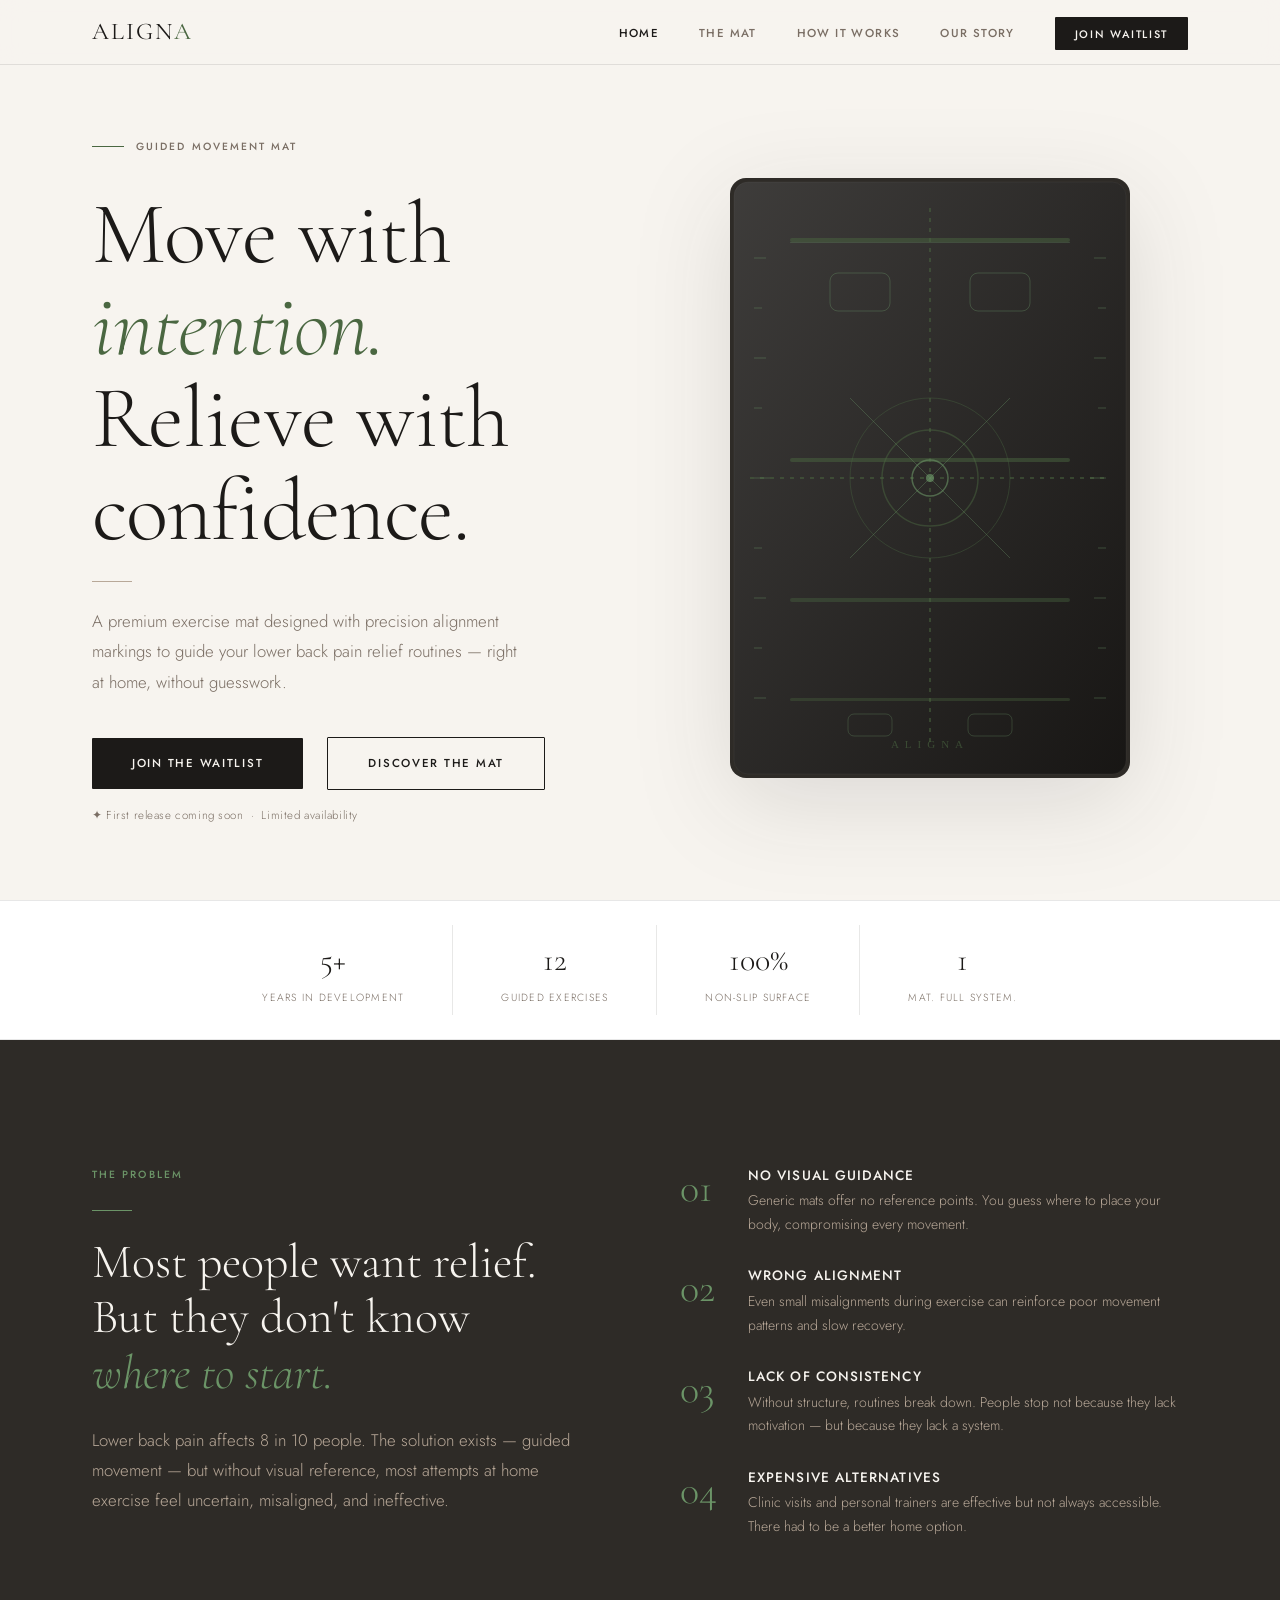
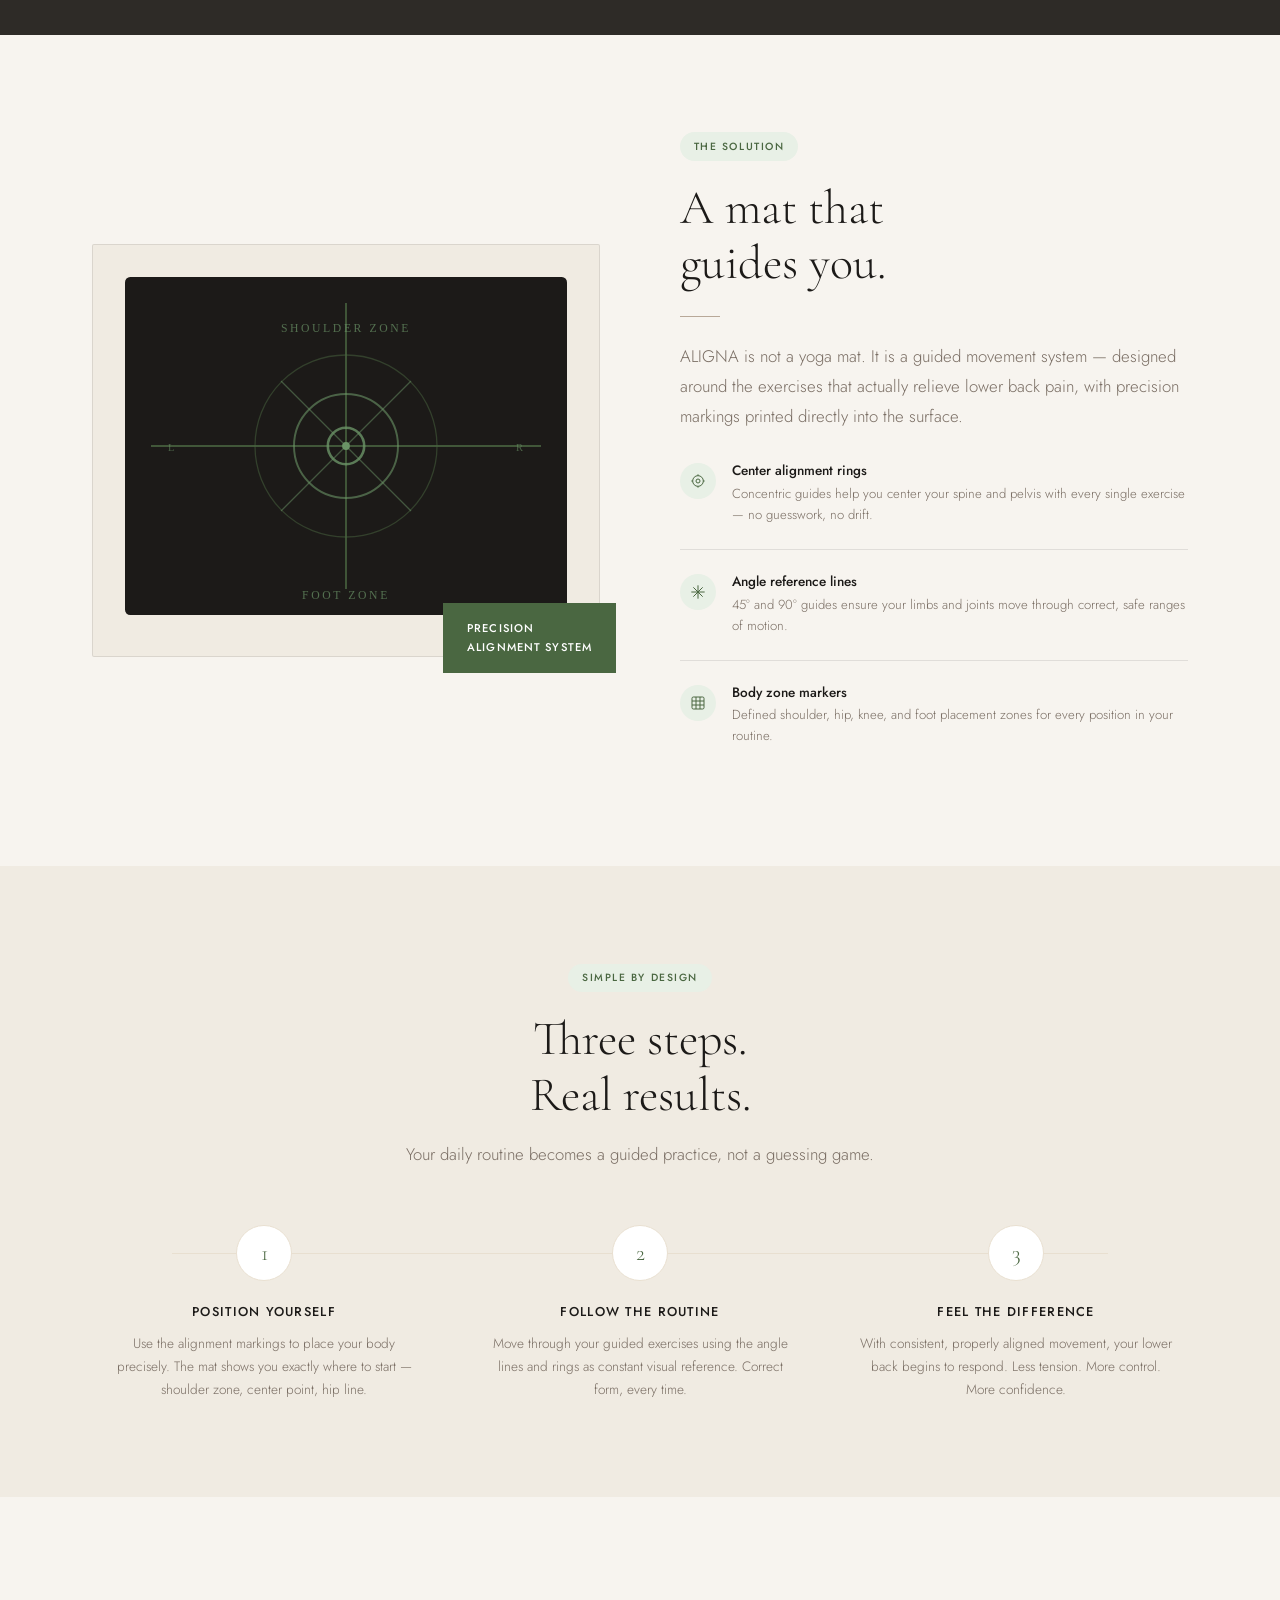
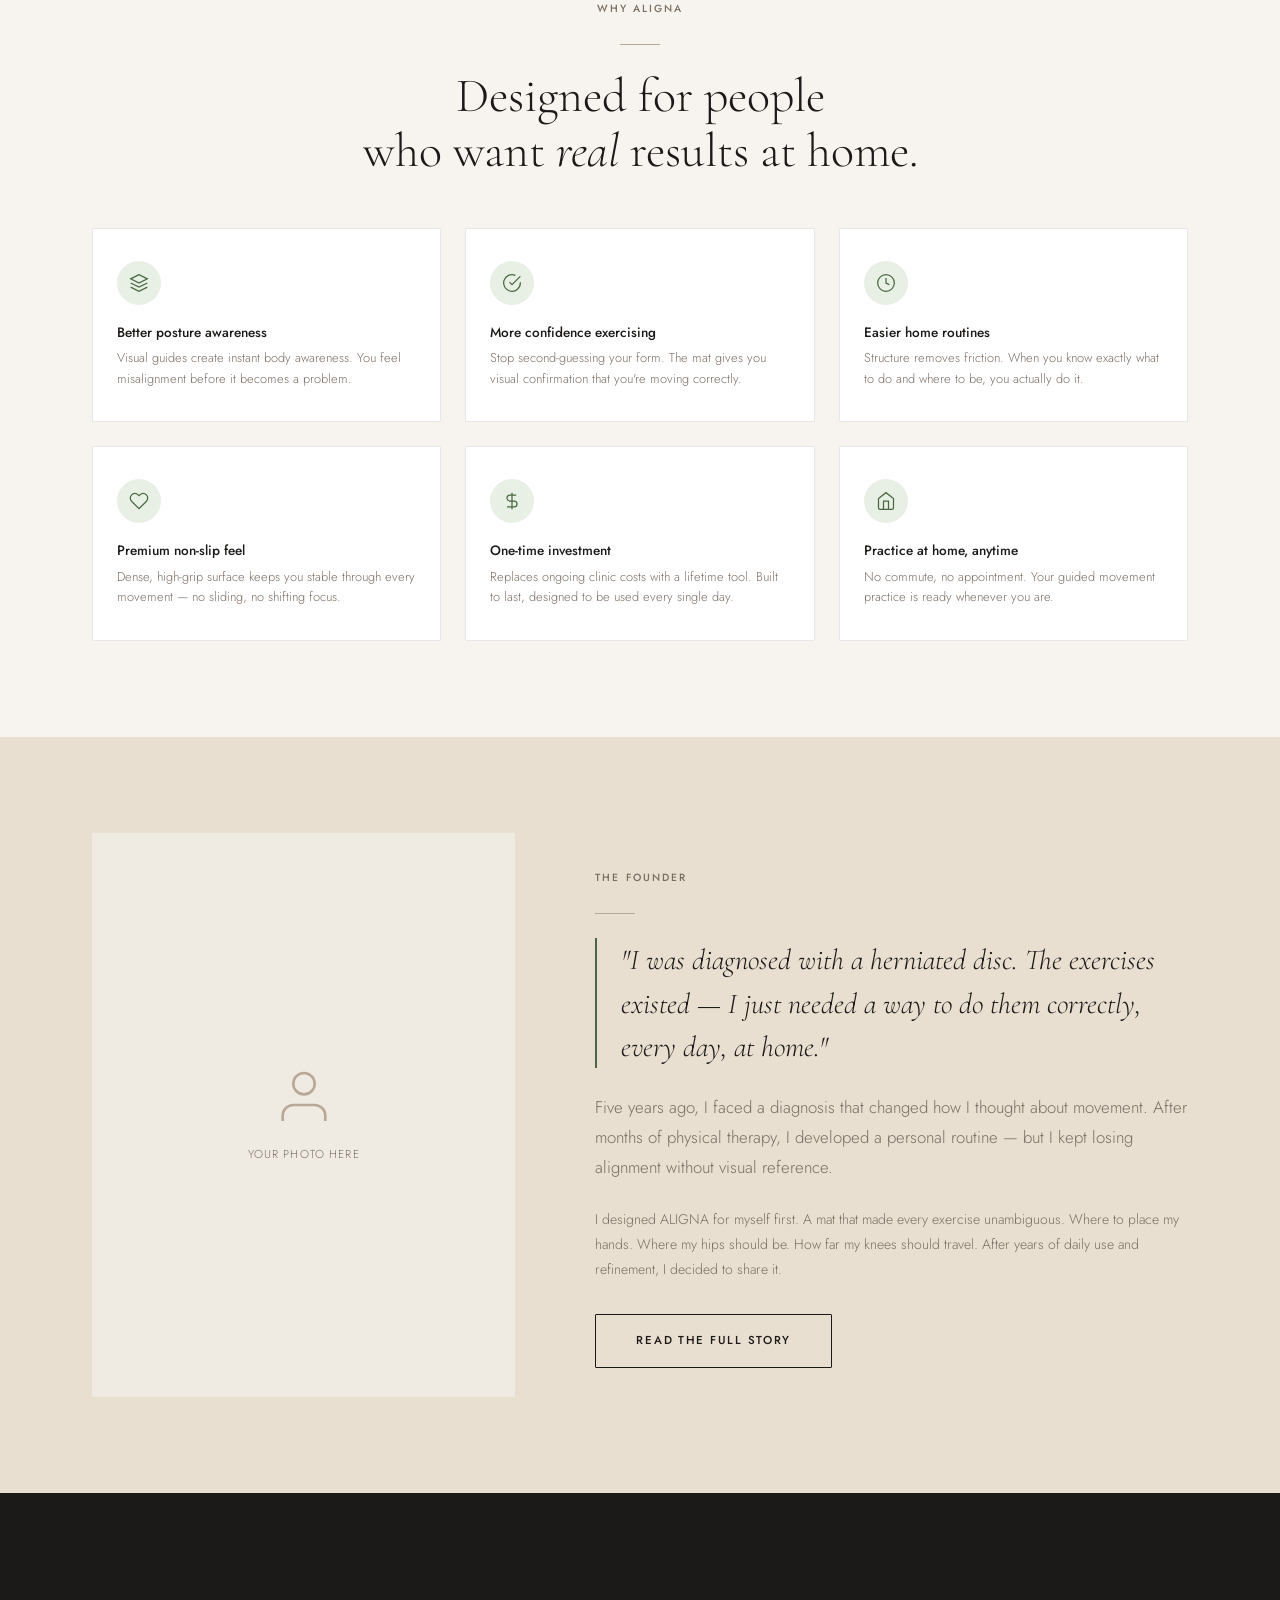
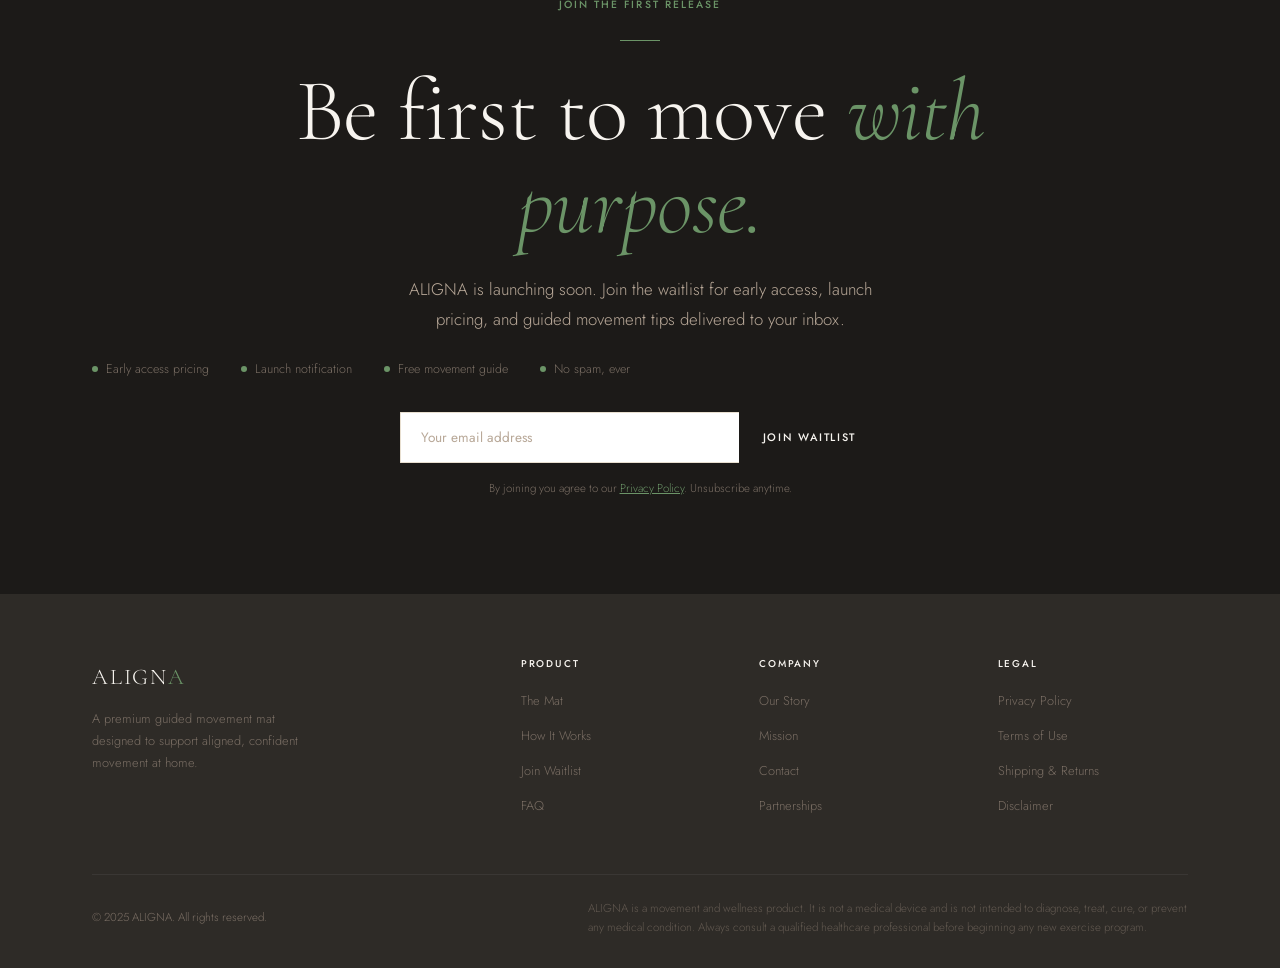
<file: index.html>
<!DOCTYPE html>
<html lang="en">
<head>
<meta charset="UTF-8">
<meta name="viewport" content="width=device-width, initial-scale=1.0">
<meta name="description" content="ALIGNA is a premium exercise mat designed with precision alignment markings to guide your lower back pain relief routines at home. Built by someone who lived through it.">
<meta name="keywords" content="back pain relief mat, alignment exercise mat, lower back pain exercises, guided movement mat, herniated disc exercises, home mobility mat">
<meta name="author" content="ALIGNA">
<meta name="robots" content="index, follow">
<meta property="og:title" content="ALIGNA — The Guided Movement Mat for Back Pain Relief">
<meta property="og:description" content="A premium exercise mat with precision alignment markings. Designed for guided lower back pain relief routines at home.">
<meta property="og:type" content="website">
<meta property="og:url" content="https://www.alignamat.com/">
<meta name="twitter:card" content="summary_large_image">
<meta name="twitter:title" content="ALIGNA — The Guided Movement Mat">
<meta name="twitter:description" content="Premium alignment mat designed for lower back pain relief. Join the waitlist.">
<link rel="canonical" href="https://www.alignamat.com/">
<title>ALIGNA — The Guided Movement Mat for Back Pain Relief</title>
<style>
/* ALIGNA — Global Stylesheet */

@import url('https://fonts.googleapis.com/css2?family=Cormorant+Garamond:ital,wght@0,300;0,400;0,500;1,300;1,400&family=Jost:wght@300;400;500;600&display=swap');

:root {
  --cream: #f7f4ef;
  --cream2: #f0ebe2;
  --sand: #e8dfd0;
  --bark: #b8a898;
  --stone: #7a6e64;
  --ink: #1c1a18;
  --ink2: #2e2b27;
  --accent: #4a6741;
  --accent2: #6b9467;
  --accent-light: #e8f0e6;
  --white: #ffffff;
  --line: rgba(28,26,24,0.1);
  --line2: rgba(28,26,24,0.06);
  --r: 2px;
  --max: 1160px;
  --serif: 'Cormorant Garamond', Georgia, serif;
  --sans: 'Jost', sans-serif;
}

*, *::before, *::after { box-sizing: border-box; margin: 0; padding: 0; }

html { scroll-behavior: smooth; font-size: 16px; }

body {
  background: var(--cream);
  color: var(--ink);
  font-family: var(--sans);
  font-weight: 300;
  line-height: 1.7;
  -webkit-font-smoothing: antialiased;
}

img { max-width: 100%; display: block; }
a { color: inherit; text-decoration: none; }

/* ── TYPOGRAPHY ── */
h1, h2, h3, h4 { font-family: var(--serif); font-weight: 400; line-height: 1.15; }

.display {
  font-family: var(--serif);
  font-size: clamp(3rem, 7vw, 5.5rem);
  font-weight: 300;
  line-height: 1.05;
  letter-spacing: -0.01em;
}

.display em { font-style: italic; color: var(--accent); }

h2.section-title {
  font-family: var(--serif);
  font-size: clamp(2rem, 4vw, 3rem);
  font-weight: 300;
}

.label {
  font-family: var(--sans);
  font-size: 0.65rem;
  font-weight: 500;
  letter-spacing: 0.2em;
  text-transform: uppercase;
  color: var(--stone);
}

.body-lg { font-size: 1.05rem; line-height: 1.8; }
.body-sm { font-size: 0.875rem; line-height: 1.7; }

/* ── LAYOUT ── */
.container { max-width: var(--max); margin: 0 auto; padding: 0 2rem; }
.section { padding: 6rem 0; }
.section-sm { padding: 4rem 0; }

/* ── NAV ── */
nav {
  position: fixed;
  top: 0; left: 0; right: 0;
  z-index: 100;
  background: rgba(247,244,239,0.92);
  backdrop-filter: blur(12px);
  -webkit-backdrop-filter: blur(12px);
  border-bottom: 1px solid var(--line);
  transition: all 0.3s;
}

.nav-inner {
  max-width: var(--max);
  margin: 0 auto;
  padding: 0 2rem;
  height: 64px;
  display: flex;
  align-items: center;
  justify-content: space-between;
}

.nav-logo {
  font-family: var(--serif);
  font-size: 1.5rem;
  font-weight: 400;
  letter-spacing: 0.08em;
  color: var(--ink);
}

.nav-logo span { color: var(--accent); }

.nav-links {
  display: flex;
  align-items: center;
  gap: 2.5rem;
  list-style: none;
}

.nav-links a {
  font-size: 0.72rem;
  font-weight: 500;
  letter-spacing: 0.12em;
  text-transform: uppercase;
  color: var(--stone);
  transition: color 0.2s;
}

.nav-links a:hover, .nav-links a.active { color: var(--ink); }

.nav-cta {
  background: var(--ink);
  color: var(--cream) !important;
  padding: 0.55rem 1.25rem;
  border-radius: 1px;
  font-size: 0.68rem !important;
  letter-spacing: 0.15em !important;
  transition: background 0.2s !important;
}

.nav-cta:hover { background: var(--accent) !important; color: var(--white) !important; }

.nav-mobile-btn {
  display: none;
  background: none;
  border: none;
  cursor: pointer;
  padding: 0.5rem;
  flex-direction: column;
  gap: 5px;
}

.nav-mobile-btn span {
  display: block;
  width: 22px;
  height: 1.5px;
  background: var(--ink);
  transition: all 0.3s;
}

.mobile-menu {
  display: none;
  position: fixed;
  top: 64px; left: 0; right: 0;
  background: var(--cream);
  border-bottom: 1px solid var(--line);
  padding: 1.5rem 2rem;
  z-index: 99;
  flex-direction: column;
  gap: 1.25rem;
}

.mobile-menu.open { display: flex; }

.mobile-menu a {
  font-size: 0.8rem;
  font-weight: 500;
  letter-spacing: 0.12em;
  text-transform: uppercase;
  color: var(--stone);
}

/* ── BUTTONS ── */
.btn {
  display: inline-flex;
  align-items: center;
  gap: 0.5rem;
  font-family: var(--sans);
  font-size: 0.72rem;
  font-weight: 500;
  letter-spacing: 0.15em;
  text-transform: uppercase;
  padding: 1rem 2.5rem;
  border-radius: 1px;
  border: none;
  cursor: pointer;
  transition: all 0.25s;
  text-decoration: none;
}

.btn-dark {
  background: var(--ink);
  color: var(--cream);
}

.btn-dark:hover { background: var(--accent); color: var(--white); }

.btn-outline {
  background: transparent;
  color: var(--ink);
  border: 1px solid var(--ink);
}

.btn-outline:hover { background: var(--ink); color: var(--cream); }

.btn-accent {
  background: var(--accent);
  color: var(--white);
}

.btn-accent:hover { background: var(--ink); }

/* ── DECORATIVE MAT SVG ── */
.mat-visual {
  width: 100%;
  max-width: 520px;
  margin: 0 auto;
}

/* ── DIVIDER ── */
.divider {
  width: 40px;
  height: 1px;
  background: var(--bark);
  margin: 1.5rem 0;
}

.divider-center { margin: 1.5rem auto; }

/* ── PILL ── */
.pill {
  display: inline-block;
  background: var(--accent-light);
  color: var(--accent);
  font-size: 0.65rem;
  font-weight: 500;
  letter-spacing: 0.15em;
  text-transform: uppercase;
  padding: 0.35rem 0.85rem;
  border-radius: 20px;
  margin-bottom: 1.25rem;
}

/* ── CARDS ── */
.card {
  background: var(--white);
  border: 1px solid var(--line);
  border-radius: var(--r);
  padding: 2rem;
}

/* ── FORM ── */
.email-form {
  display: flex;
  gap: 0;
  max-width: 480px;
}

.email-form input {
  flex: 1;
  background: var(--white);
  border: 1px solid var(--sand);
  border-right: none;
  color: var(--ink);
  font-family: var(--sans);
  font-size: 0.85rem;
  padding: 0.9rem 1.25rem;
  outline: none;
  border-radius: 1px 0 0 1px;
  transition: border-color 0.2s;
}

.email-form input:focus { border-color: var(--accent); }
.email-form input::placeholder { color: var(--bark); }

.email-form button {
  background: var(--ink);
  color: var(--cream);
  border: none;
  font-family: var(--sans);
  font-size: 0.68rem;
  font-weight: 500;
  letter-spacing: 0.15em;
  text-transform: uppercase;
  padding: 0.9rem 1.5rem;
  cursor: pointer;
  border-radius: 0 1px 1px 0;
  transition: background 0.2s;
  white-space: nowrap;
}

.email-form button:hover { background: var(--accent); }

/* ── FOOTER ── */
footer {
  background: var(--ink2);
  color: var(--bark);
  padding: 4rem 0 2rem;
}

.footer-grid {
  display: grid;
  grid-template-columns: 2fr 1fr 1fr 1fr;
  gap: 3rem;
  margin-bottom: 3rem;
}

.footer-brand { }
.footer-logo {
  font-family: var(--serif);
  font-size: 1.4rem;
  color: var(--cream);
  letter-spacing: 0.08em;
  margin-bottom: 0.75rem;
}

.footer-logo span { color: var(--accent2); }
.footer-tagline { font-size: 0.8rem; color: var(--stone); line-height: 1.7; max-width: 220px; }

.footer-col h4 {
  font-family: var(--sans);
  font-size: 0.62rem;
  font-weight: 500;
  letter-spacing: 0.18em;
  text-transform: uppercase;
  color: var(--cream);
  margin-bottom: 1rem;
}

.footer-col ul { list-style: none; }
.footer-col ul li { margin-bottom: 0.5rem; }
.footer-col ul li a { font-size: 0.8rem; color: var(--stone); transition: color 0.2s; }
.footer-col ul li a:hover { color: var(--cream); }

.footer-bottom {
  border-top: 1px solid rgba(255,255,255,0.06);
  padding-top: 1.5rem;
  display: flex;
  align-items: center;
  justify-content: space-between;
  flex-wrap: wrap;
  gap: 1rem;
}

.footer-bottom p { font-size: 0.72rem; color: var(--stone); }
.footer-disclaimer { font-size: 0.65rem; color: var(--stone); opacity: 0.7; max-width: 600px; line-height: 1.6; }

/* ── ANIMATIONS ── */
@keyframes fadeUp {
  from { opacity: 0; transform: translateY(24px); }
  to { opacity: 1; transform: translateY(0); }
}

@keyframes fadeIn {
  from { opacity: 0; }
  to { opacity: 1; }
}

@keyframes drawLine {
  from { stroke-dashoffset: 1000; }
  to { stroke-dashoffset: 0; }
}

.fade-up { animation: fadeUp 0.8s ease both; }
.fade-up-2 { animation: fadeUp 0.8s 0.15s ease both; }
.fade-up-3 { animation: fadeUp 0.8s 0.3s ease both; }
.fade-up-4 { animation: fadeUp 0.8s 0.45s ease both; }
.fade-in { animation: fadeIn 1s ease both; }

/* Scroll reveal */
.reveal {
  opacity: 0;
  transform: translateY(30px);
  transition: opacity 0.7s ease, transform 0.7s ease;
}
.reveal.visible { opacity: 1; transform: none; }

/* ── RESPONSIVE ── */
@media (max-width: 900px) {
  .nav-links { display: none; }
  .nav-mobile-btn { display: flex; }
  .footer-grid { grid-template-columns: 1fr 1fr; gap: 2rem; }
  .section { padding: 4rem 0; }
}

@media (max-width: 600px) {
  .container { padding: 0 1.25rem; }
  .footer-grid { grid-template-columns: 1fr; }
  .email-form { flex-direction: column; }
  .email-form input { border-right: 1px solid var(--sand); border-bottom: none; border-radius: 1px 1px 0 0; }
  .email-form button { border-radius: 0 0 1px 1px; padding: 0.9rem; }
}

</style>

<!-- Product Schema Markup -->
<script type="application/ld+json">
{
  "@context": "https://schema.org",
  "@type": "Product",
  "name": "ALIGNA Guided Movement Mat",
  "description": "A premium exercise mat with precision alignment markings designed to support lower back pain relief and guided home movement routines.",
  "brand": {
    "@type": "Brand",
    "name": "ALIGNA"
  },
  "offers": {
    "@type": "Offer",
    "priceCurrency": "USD",
    "price": "129",
    "availability": "https://schema.org/PreOrder",
    "url": "https://www.alignamat.com/the-mat.html"
  },
  "category": "Exercise & Fitness Equipment"
}
</script>

<!-- Organization Schema -->
<script type="application/ld+json">
{
  "@context": "https://schema.org",
  "@type": "Organization",
  "name": "ALIGNA",
  "url": "https://www.alignamat.com",
  "description": "Premium guided movement mat designed for lower back pain relief.",
  "foundingDate": "2024"
}
</script>

<style>
/* HOME-SPECIFIC STYLES */

/* HERO */
.hero {
  min-height: 100vh;
  display: grid;
  grid-template-columns: 1fr 1fr;
  align-items: center;
  gap: 4rem;
  padding-top: 64px;
}

.hero-content { padding: 4rem 0; }

.hero-eyebrow {
  display: flex;
  align-items: center;
  gap: 0.75rem;
  margin-bottom: 2rem;
}

.hero-eyebrow-line {
  width: 32px;
  height: 1px;
  background: var(--accent);
}

.hero-actions {
  display: flex;
  align-items: center;
  gap: 1.5rem;
  margin-top: 2.5rem;
  flex-wrap: wrap;
}

.hero-note {
  font-size: 0.72rem;
  color: var(--stone);
  letter-spacing: 0.05em;
}

/* HERO MAT VISUAL */
.hero-visual {
  display: flex;
  align-items: center;
  justify-content: center;
  position: relative;
}

.hero-visual::before {
  content: '';
  position: absolute;
  width: 380px;
  height: 380px;
  background: radial-gradient(circle, var(--accent-light) 0%, transparent 70%);
  border-radius: 50%;
  z-index: 0;
}

.mat-svg-wrap {
  position: relative;
  z-index: 1;
  width: 100%;
  max-width: 460px;
  filter: drop-shadow(0 24px 48px rgba(28,26,24,0.12));
}

/* STATS BAR */
.stats-bar {
  background: var(--white);
  border-top: 1px solid var(--line);
  border-bottom: 1px solid var(--line);
  padding: 1.5rem 0;
}

.stats-inner {
  display: flex;
  align-items: center;
  justify-content: center;
  gap: 0;
  flex-wrap: wrap;
}

.stat-item {
  padding: 0.5rem 3rem;
  border-right: 1px solid var(--line);
  text-align: center;
}

.stat-item:last-child { border-right: none; }
.stat-value { font-family: var(--serif); font-size: 2rem; font-weight: 300; color: var(--ink); }
.stat-label { font-size: 0.65rem; letter-spacing: 0.12em; text-transform: uppercase; color: var(--stone); margin-top: 0.1rem; }

/* PROBLEM */
.problem-section { background: var(--ink2); color: var(--cream); }

.problem-grid {
  display: grid;
  grid-template-columns: 1fr 1fr;
  gap: 5rem;
  align-items: center;
}

.problem-items { display: flex; flex-direction: column; gap: 2rem; margin-top: 2rem; }

.problem-item {
  display: flex;
  gap: 1.25rem;
  align-items: flex-start;
}

.problem-number {
  font-family: var(--serif);
  font-size: 2.5rem;
  font-weight: 300;
  color: var(--accent2);
  line-height: 1;
  flex-shrink: 0;
  width: 48px;
}

.problem-text h3 {
  font-family: var(--sans);
  font-size: 0.85rem;
  font-weight: 500;
  letter-spacing: 0.08em;
  text-transform: uppercase;
  color: var(--cream);
  margin-bottom: 0.35rem;
}

.problem-text p { font-size: 0.875rem; color: var(--bark); line-height: 1.7; }

/* SOLUTION */
.solution-grid {
  display: grid;
  grid-template-columns: 1fr 1fr;
  gap: 5rem;
  align-items: center;
}

.feature-list { display: flex; flex-direction: column; gap: 1.5rem; margin-top: 2rem; }

.feature-item {
  display: flex;
  gap: 1rem;
  align-items: flex-start;
  padding-bottom: 1.5rem;
  border-bottom: 1px solid var(--line);
}

.feature-item:last-child { border-bottom: none; }

.feature-icon {
  width: 36px;
  height: 36px;
  background: var(--accent-light);
  border-radius: 50%;
  display: flex;
  align-items: center;
  justify-content: center;
  flex-shrink: 0;
}

.feature-icon svg { width: 16px; height: 16px; stroke: var(--accent); fill: none; stroke-width: 1.5; }

.feature-text h3 {
  font-family: var(--sans);
  font-size: 0.85rem;
  font-weight: 500;
  color: var(--ink);
  margin-bottom: 0.25rem;
}

.feature-text p { font-size: 0.82rem; color: var(--stone); line-height: 1.6; }

/* HOW IT WORKS */
.how-section { background: var(--cream2); }

.steps-row {
  display: grid;
  grid-template-columns: 1fr 1fr 1fr;
  gap: 2rem;
  margin-top: 3.5rem;
  position: relative;
}

.steps-row::before {
  content: '';
  position: absolute;
  top: 28px;
  left: 80px;
  right: 80px;
  height: 1px;
  background: var(--sand);
}

.step {
  text-align: center;
  padding: 0 1rem;
  position: relative;
}

.step-num {
  width: 56px;
  height: 56px;
  border-radius: 50%;
  background: var(--white);
  border: 1px solid var(--sand);
  display: flex;
  align-items: center;
  justify-content: center;
  margin: 0 auto 1.5rem;
  position: relative;
  z-index: 1;
}

.step-num span {
  font-family: var(--serif);
  font-size: 1.4rem;
  font-weight: 300;
  color: var(--accent);
}

.step h3 {
  font-family: var(--sans);
  font-size: 0.8rem;
  font-weight: 500;
  letter-spacing: 0.1em;
  text-transform: uppercase;
  margin-bottom: 0.75rem;
}

.step p { font-size: 0.85rem; color: var(--stone); line-height: 1.7; }

/* BENEFITS */
.benefits-grid {
  display: grid;
  grid-template-columns: repeat(3, 1fr);
  gap: 1.5rem;
  margin-top: 3rem;
}

.benefit-card {
  background: var(--white);
  border: 1px solid var(--line);
  padding: 2rem 1.5rem;
  border-radius: 2px;
  transition: border-color 0.25s, transform 0.25s;
}

.benefit-card:hover { border-color: var(--accent); transform: translateY(-3px); }

.benefit-icon {
  width: 44px;
  height: 44px;
  background: var(--accent-light);
  border-radius: 50%;
  display: flex;
  align-items: center;
  justify-content: center;
  margin-bottom: 1.25rem;
}

.benefit-icon svg { width: 20px; height: 20px; stroke: var(--accent); fill: none; stroke-width: 1.5; }
.benefit-card h3 { font-family: var(--sans); font-size: 0.85rem; font-weight: 500; margin-bottom: 0.5rem; }
.benefit-card p { font-size: 0.8rem; color: var(--stone); line-height: 1.6; }

/* FOUNDER */
.founder-section { background: var(--sand); }

.founder-grid {
  display: grid;
  grid-template-columns: 1fr 1.4fr;
  gap: 5rem;
  align-items: center;
}

.founder-visual {
  aspect-ratio: 3/4;
  background: var(--cream2);
  border-radius: 2px;
  display: flex;
  align-items: center;
  justify-content: center;
  overflow: hidden;
  position: relative;
}

.founder-placeholder {
  text-align: center;
  color: var(--stone);
}

.founder-placeholder p { font-size: 0.72rem; letter-spacing: 0.1em; text-transform: uppercase; margin-top: 0.5rem; }

.founder-quote {
  font-family: var(--serif);
  font-size: clamp(1.3rem, 2.5vw, 1.8rem);
  font-style: italic;
  font-weight: 300;
  line-height: 1.5;
  color: var(--ink);
  margin: 1.5rem 0;
  padding-left: 1.5rem;
  border-left: 2px solid var(--accent);
}

/* EMAIL CAPTURE */
.email-section { background: var(--ink); }
.email-section .label { color: var(--accent2); }
.email-section .display { color: var(--cream); }
.email-section .display em { color: var(--accent2); }
.email-section .body-lg { color: var(--bark); }

.email-benefits {
  display: flex;
  gap: 2rem;
  margin: 1.5rem 0 2rem;
  flex-wrap: wrap;
}

.email-benefit {
  display: flex;
  align-items: center;
  gap: 0.5rem;
  font-size: 0.78rem;
  color: var(--stone);
}

.email-benefit::before {
  content: '';
  width: 6px;
  height: 6px;
  border-radius: 50%;
  background: var(--accent2);
  flex-shrink: 0;
}

/* RESPONSIVE */
@media (max-width: 900px) {
  .hero { grid-template-columns: 1fr; padding-top: 100px; }
  .hero-visual { order: -1; }
  .hero-visual::before { width: 260px; height: 260px; }
  .problem-grid, .solution-grid, .founder-grid { grid-template-columns: 1fr; gap: 3rem; }
  .steps-row { grid-template-columns: 1fr; }
  .steps-row::before { display: none; }
  .benefits-grid { grid-template-columns: 1fr 1fr; }
  .stat-item { padding: 0.5rem 1.5rem; }
}

@media (max-width: 600px) {
  .benefits-grid { grid-template-columns: 1fr; }
  .hero-actions { flex-direction: column; align-items: flex-start; }
  .stats-inner { gap: 0; }
  .stat-item { width: 50%; border-right: 1px solid var(--line); border-bottom: 1px solid var(--line); }
}
</style>
</head>
<body>

<!-- NAV -->
<nav>
  <div class="nav-inner">
    <a href="index.html" class="nav-logo">ALIGN<span>A</span></a>
    <ul class="nav-links">
      <li><a href="index.html">Home</a></li>
      <li><a href="the-mat.html">The Mat</a></li>
      <li><a href="how-it-works.html">How It Works</a></li>
      <li><a href="our-story.html">Our Story</a></li>
      <li><a href="#waitlist" class="nav-cta">Join Waitlist</a></li>
    </ul>
    <button class="nav-mobile-btn" aria-label="Menu">
      <span></span><span></span><span></span>
    </button>
  </div>
</nav>

<div class="mobile-menu">
  <a href="index.html">Home</a>
  <a href="the-mat.html">The Mat</a>
  <a href="how-it-works.html">How It Works</a>
  <a href="our-story.html">Our Story</a>
  <a href="#waitlist">Join Waitlist</a>
</div>

<main>

<!-- HERO -->
<section class="container">
  <div class="hero">
    <div class="hero-content">
      <div class="hero-eyebrow fade-up">
        <div class="hero-eyebrow-line"></div>
        <span class="label">Guided movement mat</span>
      </div>
      <h1 class="display fade-up-2">
        Move with<br>
        <em>intention.</em><br>
        Relieve with<br>
        confidence.
      </h1>
      <div class="divider fade-up-3"></div>
      <p class="body-lg fade-up-3" style="max-width:440px;color:var(--stone)">
        A premium exercise mat designed with precision alignment markings to guide your lower back pain relief routines — right at home, without guesswork.
      </p>
      <div class="hero-actions fade-up-4">
        <a href="#waitlist" class="btn btn-dark">Join the Waitlist</a>
        <a href="the-mat.html" class="btn btn-outline">Discover the Mat</a>
      </div>
      <p class="hero-note fade-up-4" style="margin-top:1rem">
        ✦ First release coming soon &nbsp;·&nbsp; Limited availability
      </p>
    </div>

    <div class="hero-visual fade-in">
      <!-- Premium mat illustration in pure SVG -->
      <div class="mat-svg-wrap">
        <svg viewBox="0 0 460 640" fill="none" xmlns="http://www.w3.org/2000/svg">
          <!-- Mat body -->
          <rect x="30" y="20" width="400" height="600" rx="16" fill="#2e2b27"/>
          <rect x="34" y="24" width="392" height="592" rx="14" fill="#1c1a18"/>

          <!-- Surface texture gradient -->
          <rect x="34" y="24" width="392" height="592" rx="14" fill="url(#matGrad)" opacity="0.15"/>

          <!-- Center vertical line -->
          <line x1="230" y1="50" x2="230" y2="590" stroke="#4a6741" stroke-width="1.5" stroke-dasharray="4 6" opacity="0.7"/>

          <!-- Center horizontal line -->
          <line x1="50" y1="320" x2="410" y2="320" stroke="#4a6741" stroke-width="1.5" stroke-dasharray="4 6" opacity="0.7"/>

          <!-- Shoulder guide — top zone -->
          <rect x="90" y="80" width="280" height="4" rx="2" fill="#4a6741" opacity="0.5"/>
          <rect x="90" y="84" width="280" height="1" rx="0.5" fill="#6b9467" opacity="0.3"/>

          <!-- Hip guide -->
          <rect x="90" y="300" width="280" height="4" rx="2" fill="#4a6741" opacity="0.5"/>

          <!-- Knee guide -->
          <rect x="90" y="440" width="280" height="4" rx="2" fill="#4a6741" opacity="0.4"/>

          <!-- Foot guide -->
          <rect x="90" y="540" width="280" height="3" rx="1.5" fill="#4a6741" opacity="0.35"/>

          <!-- Center circles — alignment rings -->
          <circle cx="230" cy="320" r="80" stroke="#4a6741" stroke-width="1" opacity="0.4"/>
          <circle cx="230" cy="320" r="48" stroke="#4a6741" stroke-width="1.5" opacity="0.5"/>
          <circle cx="230" cy="320" r="18" stroke="#6b9467" stroke-width="1.5" opacity="0.6"/>
          <circle cx="230" cy="320" r="4" fill="#6b9467" opacity="0.7"/>

          <!-- Angle guides — 45° -->
          <line x1="150" y1="240" x2="230" y2="320" stroke="#6b9467" stroke-width="1" opacity="0.35"/>
          <line x1="310" y1="240" x2="230" y2="320" stroke="#6b9467" stroke-width="1" opacity="0.35"/>
          <line x1="150" y1="400" x2="230" y2="320" stroke="#6b9467" stroke-width="1" opacity="0.35"/>
          <line x1="310" y1="400" x2="230" y2="320" stroke="#6b9467" stroke-width="1" opacity="0.35"/>

          <!-- Ruler marks — left edge -->
          <g opacity="0.4" stroke="#6b9467" stroke-width="1">
            <line x1="54" y1="100" x2="66" y2="100"/>
            <line x1="54" y1="150" x2="62" y2="150"/>
            <line x1="54" y1="200" x2="66" y2="200"/>
            <line x1="54" y1="250" x2="62" y2="250"/>
            <line x1="54" y1="320" x2="70" y2="320"/>
            <line x1="54" y1="390" x2="62" y2="390"/>
            <line x1="54" y1="440" x2="66" y2="440"/>
            <line x1="54" y1="490" x2="62" y2="490"/>
            <line x1="54" y1="540" x2="66" y2="540"/>
          </g>

          <!-- Ruler marks — right edge -->
          <g opacity="0.4" stroke="#6b9467" stroke-width="1">
            <line x1="406" y1="100" x2="394" y2="100"/>
            <line x1="406" y1="150" x2="398" y2="150"/>
            <line x1="406" y1="200" x2="394" y2="200"/>
            <line x1="406" y1="250" x2="398" y2="250"/>
            <line x1="406" y1="320" x2="390" y2="320"/>
            <line x1="406" y1="390" x2="398" y2="390"/>
            <line x1="406" y1="440" x2="394" y2="440"/>
            <line x1="406" y1="490" x2="398" y2="490"/>
            <line x1="406" y1="540" x2="394" y2="540"/>
          </g>

          <!-- Hand placement guides — top -->
          <rect x="130" y="115" width="60" height="38" rx="8" stroke="#6b9467" stroke-width="1" opacity="0.35"/>
          <rect x="270" y="115" width="60" height="38" rx="8" stroke="#6b9467" stroke-width="1" opacity="0.35"/>

          <!-- Foot placement guides — bottom -->
          <rect x="148" y="556" width="44" height="22" rx="6" stroke="#6b9467" stroke-width="1" opacity="0.3"/>
          <rect x="268" y="556" width="44" height="22" rx="6" stroke="#6b9467" stroke-width="1" opacity="0.3"/>

          <!-- ALIGNA wordmark on mat -->
          <text x="230" y="590" text-anchor="middle" font-family="Georgia, serif" font-size="11" fill="#4a6741" opacity="0.6" letter-spacing="6">ALIGNA</text>

          <!-- Subtle mat edge highlight -->
          <rect x="34" y="24" width="392" height="592" rx="14" stroke="rgba(255,255,255,0.04)" stroke-width="1" fill="none"/>

          <defs>
            <linearGradient id="matGrad" x1="0" y1="0" x2="1" y2="1">
              <stop offset="0%" stop-color="#ffffff"/>
              <stop offset="100%" stop-color="#000000"/>
            </linearGradient>
          </defs>
        </svg>
      </div>
    </div>
  </div>
</section>

<!-- STATS BAR -->
<div class="stats-bar reveal">
  <div class="stats-inner">
    <div class="stat-item">
      <div class="stat-value">5+</div>
      <div class="stat-label">Years in development</div>
    </div>
    <div class="stat-item">
      <div class="stat-value">12</div>
      <div class="stat-label">Guided exercises</div>
    </div>
    <div class="stat-item">
      <div class="stat-value">100%</div>
      <div class="stat-label">Non-slip surface</div>
    </div>
    <div class="stat-item">
      <div class="stat-value">1</div>
      <div class="stat-label">Mat. Full system.</div>
    </div>
  </div>
</div>

<!-- PROBLEM -->
<section class="problem-section section">
  <div class="container">
    <div class="problem-grid">
      <div class="reveal">
        <span class="label" style="color:var(--accent2)">The problem</span>
        <div class="divider" style="background:var(--accent2)"></div>
        <h2 class="section-title" style="color:var(--cream)">
          Most people want relief.<br>
          But they don't know<br>
          <em style="color:var(--accent2)">where to start.</em>
        </h2>
        <p class="body-lg" style="color:var(--bark);margin-top:1.5rem">
          Lower back pain affects 8 in 10 people. The solution exists — guided movement — but without visual reference, most attempts at home exercise feel uncertain, misaligned, and ineffective.
        </p>
      </div>
      <div class="problem-items">
        <div class="problem-item reveal" data-delay="0">
          <div class="problem-number">01</div>
          <div class="problem-text">
            <h3>No visual guidance</h3>
            <p>Generic mats offer no reference points. You guess where to place your body, compromising every movement.</p>
          </div>
        </div>
        <div class="problem-item reveal" data-delay="100">
          <div class="problem-number">02</div>
          <div class="problem-text">
            <h3>Wrong alignment</h3>
            <p>Even small misalignments during exercise can reinforce poor movement patterns and slow recovery.</p>
          </div>
        </div>
        <div class="problem-item reveal" data-delay="200">
          <div class="problem-number">03</div>
          <div class="problem-text">
            <h3>Lack of consistency</h3>
            <p>Without structure, routines break down. People stop not because they lack motivation — but because they lack a system.</p>
          </div>
        </div>
        <div class="problem-item reveal" data-delay="300">
          <div class="problem-number">04</div>
          <div class="problem-text">
            <h3>Expensive alternatives</h3>
            <p>Clinic visits and personal trainers are effective but not always accessible. There had to be a better home option.</p>
          </div>
        </div>
      </div>
    </div>
  </div>
</section>

<!-- SOLUTION -->
<section class="section">
  <div class="container">
    <div class="solution-grid">
      <!-- Mat close-up visual -->
      <div class="reveal" style="position:relative">
        <div style="background:var(--cream2);border-radius:2px;padding:2rem;border:1px solid var(--line)">
          <svg viewBox="0 0 340 260" fill="none" xmlns="http://www.w3.org/2000/svg">
            <rect width="340" height="260" rx="4" fill="#1c1a18"/>
            <!-- Center cross -->
            <line x1="170" y1="20" x2="170" y2="240" stroke="#4a6741" stroke-width="1.5" opacity="0.8"/>
            <line x1="20" y1="130" x2="320" y2="130" stroke="#4a6741" stroke-width="1.5" opacity="0.8"/>
            <!-- Rings -->
            <circle cx="170" cy="130" r="70" stroke="#4a6741" stroke-width="1" opacity="0.5"/>
            <circle cx="170" cy="130" r="40" stroke="#6b9467" stroke-width="1.5" opacity="0.6"/>
            <circle cx="170" cy="130" r="14" stroke="#6b9467" stroke-width="2" opacity="0.8"/>
            <circle cx="170" cy="130" r="3" fill="#6b9467"/>
            <!-- Angle lines -->
            <line x1="120" y1="80" x2="170" y2="130" stroke="#6b9467" stroke-width="1" opacity="0.5"/>
            <line x1="220" y1="80" x2="170" y2="130" stroke="#6b9467" stroke-width="1" opacity="0.5"/>
            <line x1="120" y1="180" x2="170" y2="130" stroke="#6b9467" stroke-width="1" opacity="0.5"/>
            <line x1="220" y1="180" x2="170" y2="130" stroke="#6b9467" stroke-width="1" opacity="0.5"/>
            <!-- Body zone labels -->
            <text x="170" y="42" text-anchor="middle" font-family="Georgia" font-size="9" fill="#6b9467" opacity="0.7" letter-spacing="2">SHOULDER ZONE</text>
            <text x="170" y="248" text-anchor="middle" font-family="Georgia" font-size="9" fill="#6b9467" opacity="0.7" letter-spacing="2">FOOT ZONE</text>
            <text x="36" y="134" text-anchor="middle" font-family="Georgia" font-size="8" fill="#6b9467" opacity="0.6" letter-spacing="1">L</text>
            <text x="304" y="134" text-anchor="middle" font-family="Georgia" font-size="8" fill="#6b9467" opacity="0.6" letter-spacing="1">R</text>
          </svg>
        </div>
        <div style="position:absolute;bottom:-1rem;right:-1rem;background:var(--accent);color:var(--white);padding:1rem 1.5rem;font-size:0.7rem;letter-spacing:0.1em;text-transform:uppercase;font-weight:500">
          Precision<br>Alignment System
        </div>
      </div>

      <div class="reveal">
        <span class="pill">The solution</span>
        <h2 class="section-title">A mat that<br>guides you.</h2>
        <div class="divider"></div>
        <p class="body-lg" style="color:var(--stone);margin-bottom:2rem">
          ALIGNA is not a yoga mat. It is a guided movement system — designed around the exercises that actually relieve lower back pain, with precision markings printed directly into the surface.
        </p>
        <div class="feature-list">
          <div class="feature-item">
            <div class="feature-icon">
              <svg viewBox="0 0 24 24"><circle cx="12" cy="12" r="3"/><circle cx="12" cy="12" r="8"/><line x1="12" y1="4" x2="12" y2="2"/><line x1="12" y1="22" x2="12" y2="20"/><line x1="4" y1="12" x2="2" y2="12"/><line x1="22" y1="12" x2="20" y2="12"/></svg>
            </div>
            <div class="feature-text">
              <h3>Center alignment rings</h3>
              <p>Concentric guides help you center your spine and pelvis with every single exercise — no guesswork, no drift.</p>
            </div>
          </div>
          <div class="feature-item">
            <div class="feature-icon">
              <svg viewBox="0 0 24 24"><line x1="12" y1="2" x2="12" y2="22"/><line x1="2" y1="12" x2="22" y2="12"/><line x1="5" y1="5" x2="19" y2="19"/><line x1="19" y1="5" x2="5" y2="19"/></svg>
            </div>
            <div class="feature-text">
              <h3>Angle reference lines</h3>
              <p>45° and 90° guides ensure your limbs and joints move through correct, safe ranges of motion.</p>
            </div>
          </div>
          <div class="feature-item">
            <div class="feature-icon">
              <svg viewBox="0 0 24 24"><rect x="3" y="3" width="18" height="18" rx="2"/><line x1="3" y1="9" x2="21" y2="9"/><line x1="3" y1="15" x2="21" y2="15"/><line x1="9" y1="3" x2="9" y2="21"/><line x1="15" y1="3" x2="15" y2="21"/></svg>
            </div>
            <div class="feature-text">
              <h3>Body zone markers</h3>
              <p>Defined shoulder, hip, knee, and foot placement zones for every position in your routine.</p>
            </div>
          </div>
        </div>
      </div>
    </div>
  </div>
</section>

<!-- HOW IT WORKS -->
<section class="how-section section">
  <div class="container">
    <div style="text-align:center" class="reveal">
      <span class="pill">Simple by design</span>
      <h2 class="section-title">Three steps.<br>Real results.</h2>
      <p class="body-lg" style="color:var(--stone);max-width:500px;margin:1rem auto 0">Your daily routine becomes a guided practice, not a guessing game.</p>
    </div>
    <div class="steps-row">
      <div class="step reveal" data-delay="0">
        <div class="step-num"><span>1</span></div>
        <h3>Position yourself</h3>
        <p>Use the alignment markings to place your body precisely. The mat shows you exactly where to start — shoulder zone, center point, hip line.</p>
      </div>
      <div class="step reveal" data-delay="150">
        <div class="step-num"><span>2</span></div>
        <h3>Follow the routine</h3>
        <p>Move through your guided exercises using the angle lines and rings as constant visual reference. Correct form, every time.</p>
      </div>
      <div class="step reveal" data-delay="300">
        <div class="step-num"><span>3</span></div>
        <h3>Feel the difference</h3>
        <p>With consistent, properly aligned movement, your lower back begins to respond. Less tension. More control. More confidence.</p>
      </div>
    </div>
  </div>
</section>

<!-- BENEFITS -->
<section class="section">
  <div class="container">
    <div class="reveal" style="text-align:center">
      <span class="label">Why ALIGNA</span>
      <div class="divider divider-center"></div>
      <h2 class="section-title">Designed for people<br>who want <em style="font-style:italic">real</em> results at home.</h2>
    </div>
    <div class="benefits-grid">
      <div class="benefit-card reveal" data-delay="0">
        <div class="benefit-icon">
          <svg viewBox="0 0 24 24"><path d="M12 2L2 7l10 5 10-5-10-5z"/><path d="M2 17l10 5 10-5"/><path d="M2 12l10 5 10-5"/></svg>
        </div>
        <h3>Better posture awareness</h3>
        <p>Visual guides create instant body awareness. You feel misalignment before it becomes a problem.</p>
      </div>
      <div class="benefit-card reveal" data-delay="100">
        <div class="benefit-icon">
          <svg viewBox="0 0 24 24"><path d="M22 11.08V12a10 10 0 1 1-5.93-9.14"/><polyline points="22 4 12 14.01 9 11.01"/></svg>
        </div>
        <h3>More confidence exercising</h3>
        <p>Stop second-guessing your form. The mat gives you visual confirmation that you're moving correctly.</p>
      </div>
      <div class="benefit-card reveal" data-delay="200">
        <div class="benefit-icon">
          <svg viewBox="0 0 24 24"><circle cx="12" cy="12" r="10"/><polyline points="12 6 12 12 16 14"/></svg>
        </div>
        <h3>Easier home routines</h3>
        <p>Structure removes friction. When you know exactly what to do and where to be, you actually do it.</p>
      </div>
      <div class="benefit-card reveal" data-delay="0">
        <div class="benefit-icon">
          <svg viewBox="0 0 24 24"><path d="M20.84 4.61a5.5 5.5 0 0 0-7.78 0L12 5.67l-1.06-1.06a5.5 5.5 0 0 0-7.78 7.78l1.06 1.06L12 21.23l7.78-7.78 1.06-1.06a5.5 5.5 0 0 0 0-7.78z"/></svg>
        </div>
        <h3>Premium non-slip feel</h3>
        <p>Dense, high-grip surface keeps you stable through every movement — no sliding, no shifting focus.</p>
      </div>
      <div class="benefit-card reveal" data-delay="100">
        <div class="benefit-icon">
          <svg viewBox="0 0 24 24"><line x1="12" y1="2" x2="12" y2="22"/><path d="M17 5H9.5a3.5 3.5 0 0 0 0 7h5a3.5 3.5 0 0 1 0 7H6"/></svg>
        </div>
        <h3>One-time investment</h3>
        <p>Replaces ongoing clinic costs with a lifetime tool. Built to last, designed to be used every single day.</p>
      </div>
      <div class="benefit-card reveal" data-delay="200">
        <div class="benefit-icon">
          <svg viewBox="0 0 24 24"><path d="M3 9l9-7 9 7v11a2 2 0 0 1-2 2H5a2 2 0 0 1-2-2z"/><polyline points="9 22 9 12 15 12 15 22"/></svg>
        </div>
        <h3>Practice at home, anytime</h3>
        <p>No commute, no appointment. Your guided movement practice is ready whenever you are.</p>
      </div>
    </div>
  </div>
</section>

<!-- FOUNDER -->
<section class="founder-section section">
  <div class="container">
    <div class="founder-grid">
      <div class="founder-visual reveal">
        <!-- Placeholder for founder photo -->
        <div class="founder-placeholder">
          <svg width="64" height="64" viewBox="0 0 24 24" fill="none" stroke="var(--bark)" stroke-width="1">
            <path d="M20 21v-2a4 4 0 0 0-4-4H8a4 4 0 0 0-4 4v2"/>
            <circle cx="12" cy="7" r="4"/>
          </svg>
          <p>Your photo here</p>
        </div>
      </div>
      <div class="reveal">
        <span class="label">The founder</span>
        <div class="divider"></div>
        <blockquote class="founder-quote">
          "I was diagnosed with a herniated disc. The exercises existed — I just needed a way to do them correctly, every day, at home."
        </blockquote>
        <p class="body-lg" style="color:var(--stone);margin-bottom:1.5rem">
          Five years ago, I faced a diagnosis that changed how I thought about movement. After months of physical therapy, I developed a personal routine — but I kept losing alignment without visual reference.
        </p>
        <p style="font-size:0.875rem;color:var(--stone);line-height:1.8;margin-bottom:2rem">
          I designed ALIGNA for myself first. A mat that made every exercise unambiguous. Where to place my hands. Where my hips should be. How far my knees should travel. After years of daily use and refinement, I decided to share it.
        </p>
        <a href="our-story.html" class="btn btn-outline">Read the full story</a>
      </div>
    </div>
  </div>
</section>

<!-- EMAIL CAPTURE -->
<section class="email-section section" id="waitlist">
  <div class="container" style="text-align:center">
    <div class="reveal">
      <span class="label" style="color:var(--accent2)">Join the first release</span>
      <div class="divider divider-center" style="background:var(--accent2)"></div>
      <h2 class="display" style="color:var(--cream);max-width:700px;margin:0 auto">
        Be first to move <em>with purpose.</em>
      </h2>
      <p class="body-lg" style="color:var(--bark);max-width:500px;margin:1.5rem auto 0">
        ALIGNA is launching soon. Join the waitlist for early access, launch pricing, and guided movement tips delivered to your inbox.
      </p>
      <div class="email-benefits">
        <span class="email-benefit">Early access pricing</span>
        <span class="email-benefit">Launch notification</span>
        <span class="email-benefit">Free movement guide</span>
        <span class="email-benefit">No spam, ever</span>
      </div>
      <form class="email-form" style="margin:0 auto" onsubmit="return false">
        <input type="email" placeholder="Your email address" autocomplete="email" required>
        <button type="submit">Join Waitlist</button>
      </form>
      <p style="font-size:0.72rem;color:var(--stone);margin-top:1rem">
        By joining you agree to our <a href="legal.html" style="color:var(--accent2);text-decoration:underline">Privacy Policy</a>. Unsubscribe anytime.
      </p>
    </div>
  </div>
</section>

</main>

<!-- FOOTER -->
<footer>
  <div class="container">
    <div class="footer-grid">
      <div class="footer-brand">
        <div class="footer-logo">ALIGN<span>A</span></div>
        <p class="footer-tagline">A premium guided movement mat designed to support aligned, confident movement at home.</p>
      </div>
      <div class="footer-col">
        <h4>Product</h4>
        <ul>
          <li><a href="the-mat.html">The Mat</a></li>
          <li><a href="how-it-works.html">How It Works</a></li>
          <li><a href="#waitlist">Join Waitlist</a></li>
          <li><a href="the-mat.html#faq">FAQ</a></li>
        </ul>
      </div>
      <div class="footer-col">
        <h4>Company</h4>
        <ul>
          <li><a href="our-story.html">Our Story</a></li>
          <li><a href="our-story.html#mission">Mission</a></li>
          <li><a href="our-story.html#contact">Contact</a></li>
          <li><a href="our-story.html#partnerships">Partnerships</a></li>
        </ul>
      </div>
      <div class="footer-col">
        <h4>Legal</h4>
        <ul>
          <li><a href="legal.html#privacy">Privacy Policy</a></li>
          <li><a href="legal.html#terms">Terms of Use</a></li>
          <li><a href="legal.html#shipping">Shipping & Returns</a></li>
          <li><a href="legal.html#disclaimer">Disclaimer</a></li>
        </ul>
      </div>
    </div>
    <div class="footer-bottom">
      <p>© 2025 ALIGNA. All rights reserved.</p>
      <p class="footer-disclaimer">ALIGNA is a movement and wellness product. It is not a medical device and is not intended to diagnose, treat, cure, or prevent any medical condition. Always consult a qualified healthcare professional before beginning any new exercise program.</p>
    </div>
  </div>
</footer>

<script>
// ALIGNA — Shared JavaScript

// Mobile menu
const mobileBtn = document.querySelector('.nav-mobile-btn');
const mobileMenu = document.querySelector('.mobile-menu');
if (mobileBtn && mobileMenu) {
  mobileBtn.addEventListener('click', () => {
    mobileMenu.classList.toggle('open');
  });
  document.addEventListener('click', e => {
    if (!mobileBtn.contains(e.target) && !mobileMenu.contains(e.target)) {
      mobileMenu.classList.remove('open');
    }
  });
}

// Active nav link
const currentPage = window.location.pathname.split('/').pop() || 'index.html';
document.querySelectorAll('.nav-links a, .mobile-menu a').forEach(link => {
  if (link.getAttribute('href') === currentPage) link.classList.add('active');
});

// Scroll reveal
const revealObserver = new IntersectionObserver((entries) => {
  entries.forEach((entry, i) => {
    if (entry.isIntersecting) {
      entry.target.style.transitionDelay = (entry.target.dataset.delay || 0) + 'ms';
      entry.target.classList.add('visible');
      revealObserver.unobserve(entry.target);
    }
  });
}, { threshold: 0.12 });

document.querySelectorAll('.reveal').forEach(el => revealObserver.observe(el));

// Email form handler
document.querySelectorAll('.email-form').forEach(form => {
  form.addEventListener('submit', e => {
    e.preventDefault();
    const input = form.querySelector('input[type="email"]');
    const btn = form.querySelector('button');
    if (!input.value || !input.value.includes('@')) {
      input.style.borderColor = '#c94040';
      setTimeout(() => input.style.borderColor = '', 2000);
      return;
    }
    // Replace this with your actual email service (Mailchimp, ConvertKit, etc.)
    btn.textContent = 'Thank you!';
    btn.style.background = '#4a6741';
    input.value = '';
    setTimeout(() => {
      btn.textContent = 'Join Waitlist';
      btn.style.background = '';
    }, 4000);
  });
});

// FAQ accordion
document.querySelectorAll('.faq-item').forEach(item => {
  const q = item.querySelector('.faq-q');
  const a = item.querySelector('.faq-a');
  const icon = item.querySelector('.faq-icon');
  if (q && a) {
    q.addEventListener('click', () => {
      const open = item.classList.contains('open');
      document.querySelectorAll('.faq-item').forEach(i => {
        i.classList.remove('open');
        const ia = i.querySelector('.faq-a');
        const ii = i.querySelector('.faq-icon');
        if (ia) ia.style.maxHeight = null;
        if (ii) ii.textContent = '+';
      });
      if (!open) {
        item.classList.add('open');
        a.style.maxHeight = a.scrollHeight + 'px';
        if (icon) icon.textContent = '−';
      }
    });
  }
});

</script>
</body>
</html>
</file>
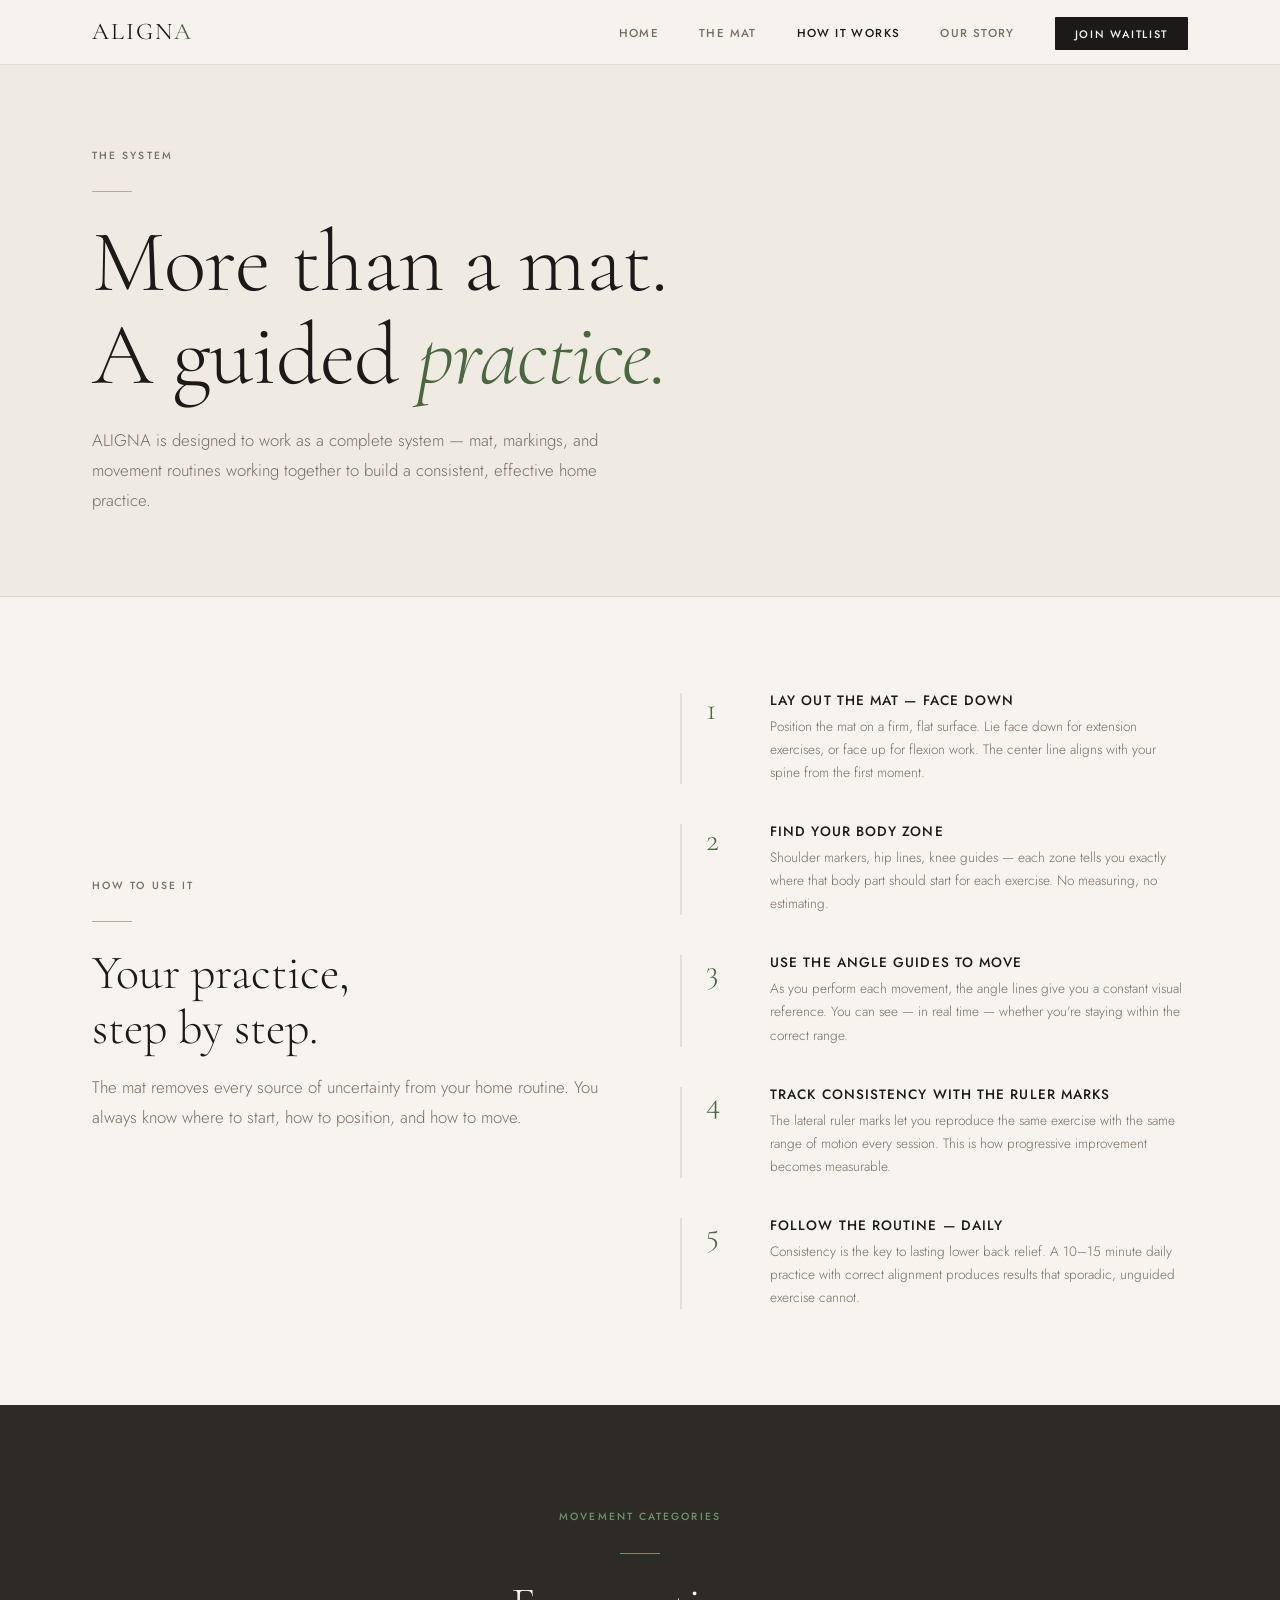
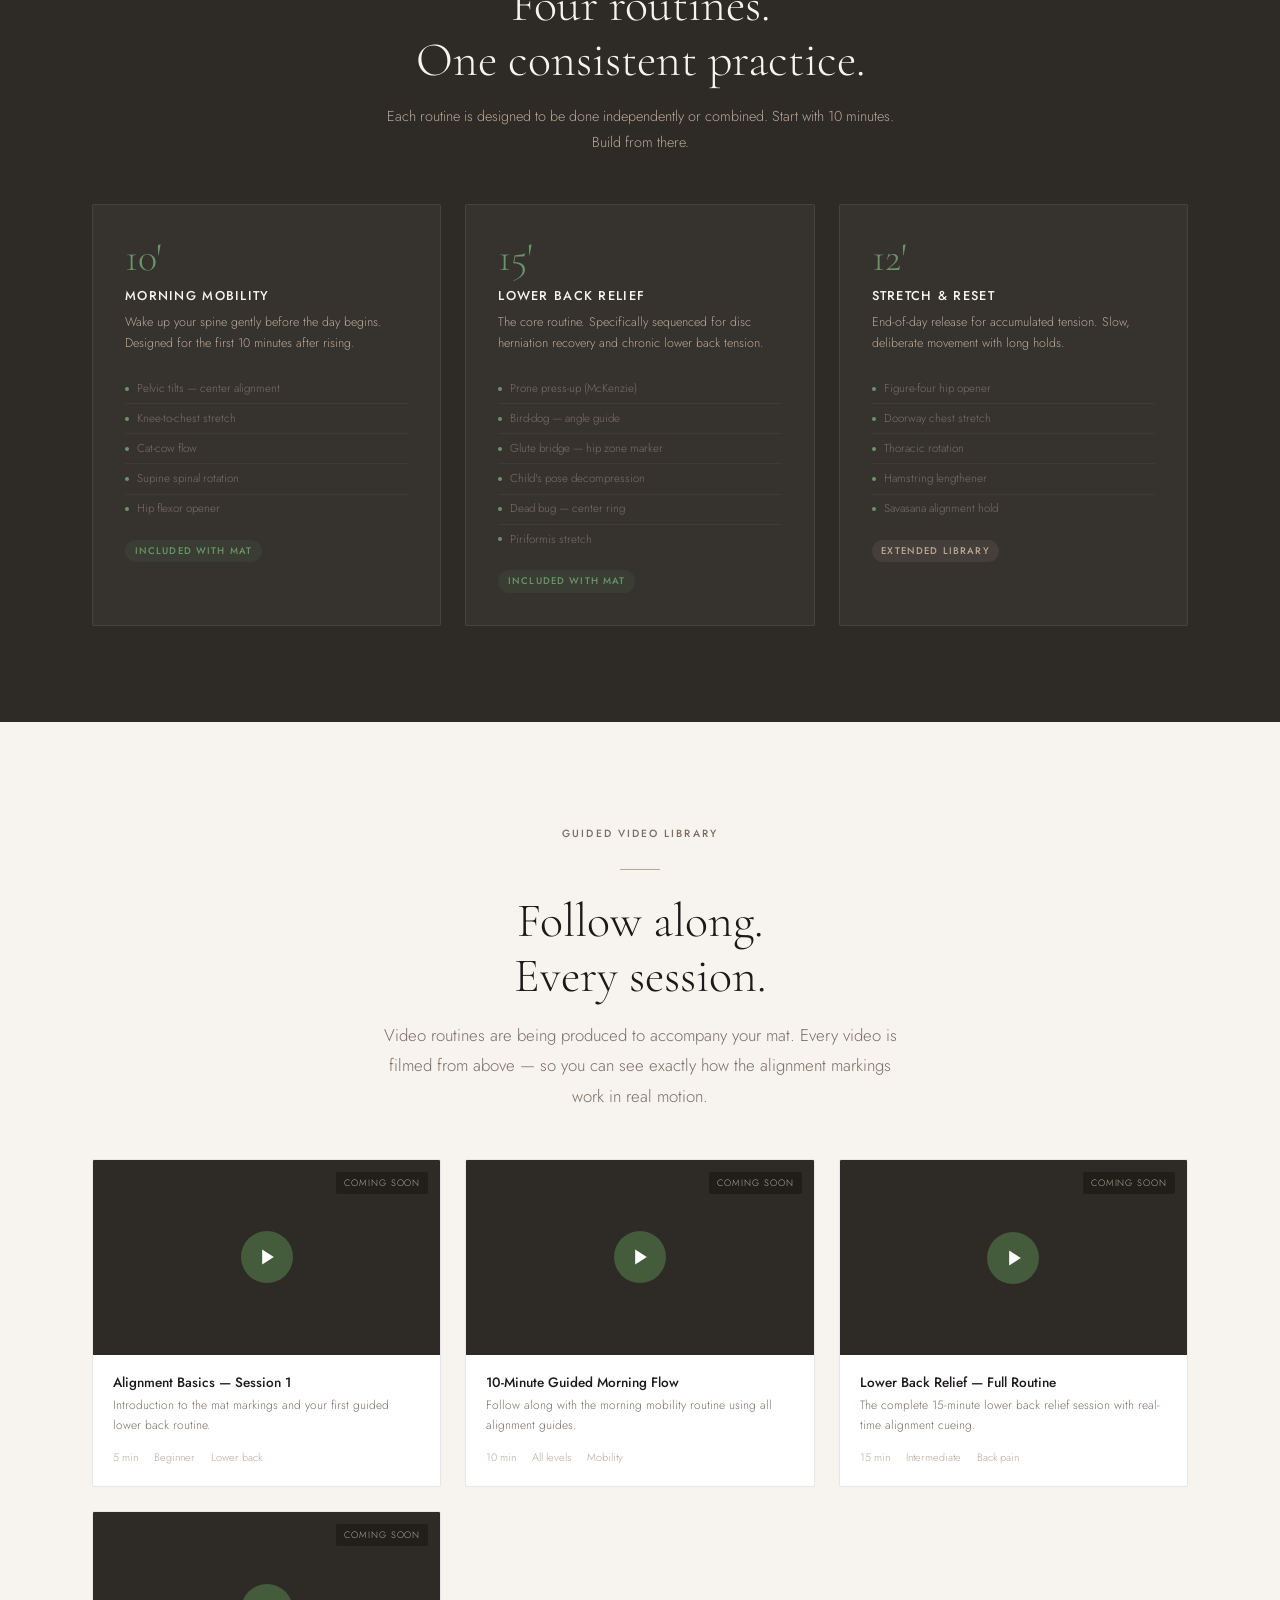
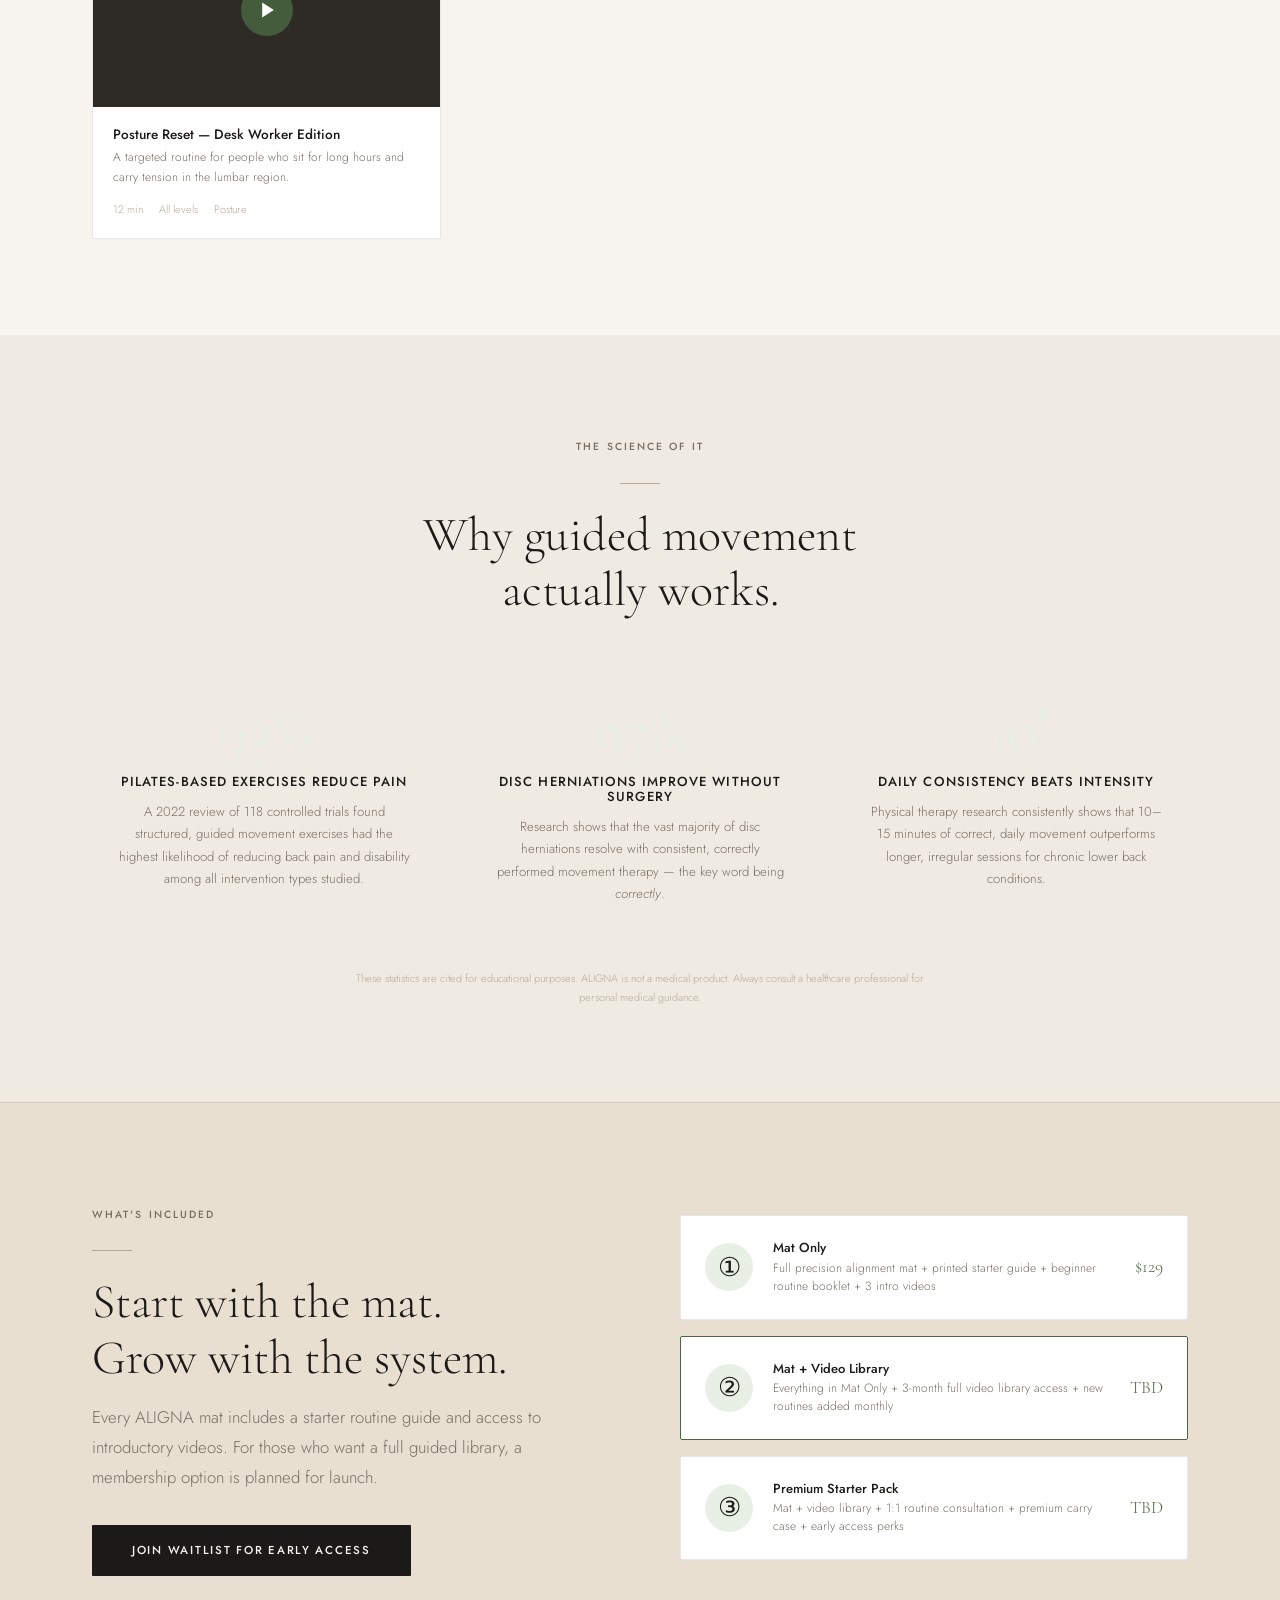
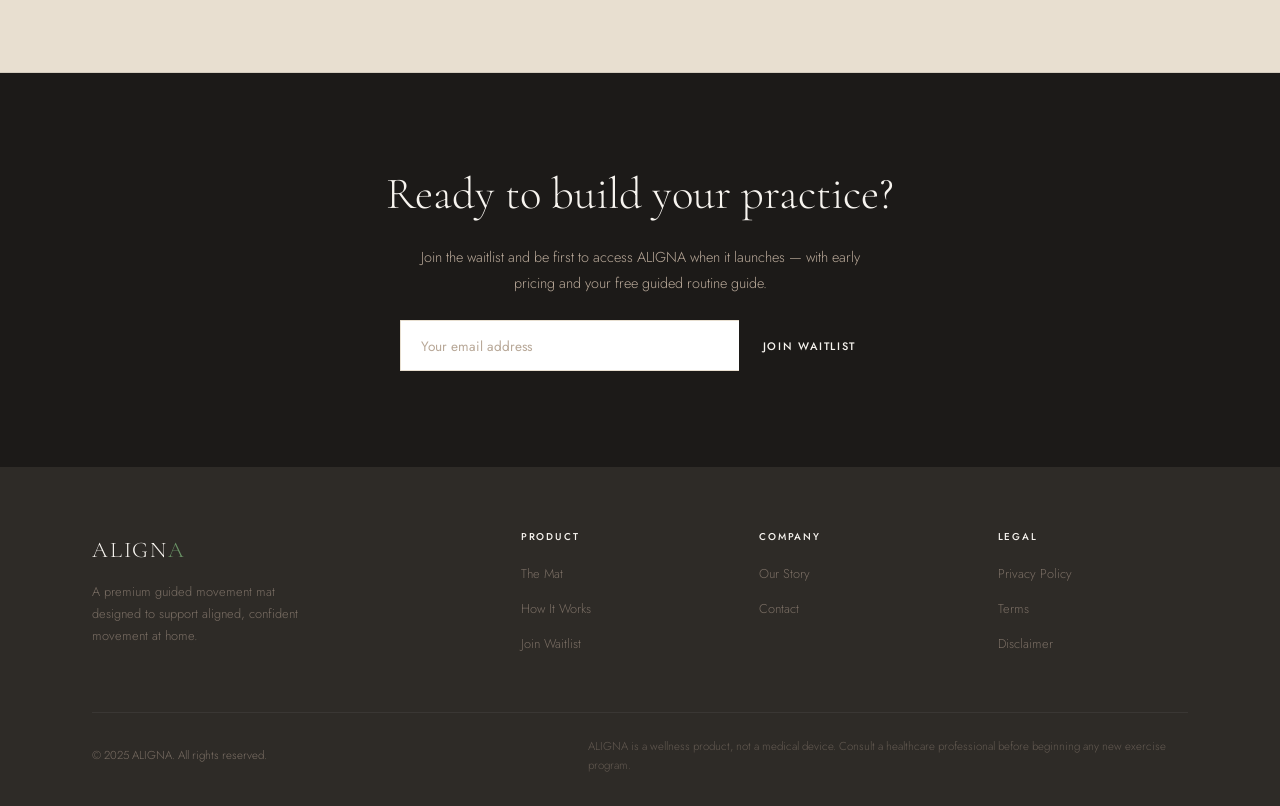
<file: how-it-works.html>
<!DOCTYPE html>
<html lang="en">
<head>
<meta charset="UTF-8">
<meta name="viewport" content="width=device-width, initial-scale=1.0">
<meta name="description" content="Learn how the ALIGNA guided movement mat works. Step-by-step lower back pain relief routines, alignment guidance, and a structured home exercise system.">
<meta name="robots" content="index, follow">
<link rel="canonical" href="https://www.alignamat.com/how-it-works.html">
<title>How It Works — ALIGNA Guided Movement System</title>
<style>
/* ALIGNA — Global Stylesheet */

@import url('https://fonts.googleapis.com/css2?family=Cormorant+Garamond:ital,wght@0,300;0,400;0,500;1,300;1,400&family=Jost:wght@300;400;500;600&display=swap');

:root {
  --cream: #f7f4ef;
  --cream2: #f0ebe2;
  --sand: #e8dfd0;
  --bark: #b8a898;
  --stone: #7a6e64;
  --ink: #1c1a18;
  --ink2: #2e2b27;
  --accent: #4a6741;
  --accent2: #6b9467;
  --accent-light: #e8f0e6;
  --white: #ffffff;
  --line: rgba(28,26,24,0.1);
  --line2: rgba(28,26,24,0.06);
  --r: 2px;
  --max: 1160px;
  --serif: 'Cormorant Garamond', Georgia, serif;
  --sans: 'Jost', sans-serif;
}

*, *::before, *::after { box-sizing: border-box; margin: 0; padding: 0; }

html { scroll-behavior: smooth; font-size: 16px; }

body {
  background: var(--cream);
  color: var(--ink);
  font-family: var(--sans);
  font-weight: 300;
  line-height: 1.7;
  -webkit-font-smoothing: antialiased;
}

img { max-width: 100%; display: block; }
a { color: inherit; text-decoration: none; }

/* ── TYPOGRAPHY ── */
h1, h2, h3, h4 { font-family: var(--serif); font-weight: 400; line-height: 1.15; }

.display {
  font-family: var(--serif);
  font-size: clamp(3rem, 7vw, 5.5rem);
  font-weight: 300;
  line-height: 1.05;
  letter-spacing: -0.01em;
}

.display em { font-style: italic; color: var(--accent); }

h2.section-title {
  font-family: var(--serif);
  font-size: clamp(2rem, 4vw, 3rem);
  font-weight: 300;
}

.label {
  font-family: var(--sans);
  font-size: 0.65rem;
  font-weight: 500;
  letter-spacing: 0.2em;
  text-transform: uppercase;
  color: var(--stone);
}

.body-lg { font-size: 1.05rem; line-height: 1.8; }
.body-sm { font-size: 0.875rem; line-height: 1.7; }

/* ── LAYOUT ── */
.container { max-width: var(--max); margin: 0 auto; padding: 0 2rem; }
.section { padding: 6rem 0; }
.section-sm { padding: 4rem 0; }

/* ── NAV ── */
nav {
  position: fixed;
  top: 0; left: 0; right: 0;
  z-index: 100;
  background: rgba(247,244,239,0.92);
  backdrop-filter: blur(12px);
  -webkit-backdrop-filter: blur(12px);
  border-bottom: 1px solid var(--line);
  transition: all 0.3s;
}

.nav-inner {
  max-width: var(--max);
  margin: 0 auto;
  padding: 0 2rem;
  height: 64px;
  display: flex;
  align-items: center;
  justify-content: space-between;
}

.nav-logo {
  font-family: var(--serif);
  font-size: 1.5rem;
  font-weight: 400;
  letter-spacing: 0.08em;
  color: var(--ink);
}

.nav-logo span { color: var(--accent); }

.nav-links {
  display: flex;
  align-items: center;
  gap: 2.5rem;
  list-style: none;
}

.nav-links a {
  font-size: 0.72rem;
  font-weight: 500;
  letter-spacing: 0.12em;
  text-transform: uppercase;
  color: var(--stone);
  transition: color 0.2s;
}

.nav-links a:hover, .nav-links a.active { color: var(--ink); }

.nav-cta {
  background: var(--ink);
  color: var(--cream) !important;
  padding: 0.55rem 1.25rem;
  border-radius: 1px;
  font-size: 0.68rem !important;
  letter-spacing: 0.15em !important;
  transition: background 0.2s !important;
}

.nav-cta:hover { background: var(--accent) !important; color: var(--white) !important; }

.nav-mobile-btn {
  display: none;
  background: none;
  border: none;
  cursor: pointer;
  padding: 0.5rem;
  flex-direction: column;
  gap: 5px;
}

.nav-mobile-btn span {
  display: block;
  width: 22px;
  height: 1.5px;
  background: var(--ink);
  transition: all 0.3s;
}

.mobile-menu {
  display: none;
  position: fixed;
  top: 64px; left: 0; right: 0;
  background: var(--cream);
  border-bottom: 1px solid var(--line);
  padding: 1.5rem 2rem;
  z-index: 99;
  flex-direction: column;
  gap: 1.25rem;
}

.mobile-menu.open { display: flex; }

.mobile-menu a {
  font-size: 0.8rem;
  font-weight: 500;
  letter-spacing: 0.12em;
  text-transform: uppercase;
  color: var(--stone);
}

/* ── BUTTONS ── */
.btn {
  display: inline-flex;
  align-items: center;
  gap: 0.5rem;
  font-family: var(--sans);
  font-size: 0.72rem;
  font-weight: 500;
  letter-spacing: 0.15em;
  text-transform: uppercase;
  padding: 1rem 2.5rem;
  border-radius: 1px;
  border: none;
  cursor: pointer;
  transition: all 0.25s;
  text-decoration: none;
}

.btn-dark {
  background: var(--ink);
  color: var(--cream);
}

.btn-dark:hover { background: var(--accent); color: var(--white); }

.btn-outline {
  background: transparent;
  color: var(--ink);
  border: 1px solid var(--ink);
}

.btn-outline:hover { background: var(--ink); color: var(--cream); }

.btn-accent {
  background: var(--accent);
  color: var(--white);
}

.btn-accent:hover { background: var(--ink); }

/* ── DECORATIVE MAT SVG ── */
.mat-visual {
  width: 100%;
  max-width: 520px;
  margin: 0 auto;
}

/* ── DIVIDER ── */
.divider {
  width: 40px;
  height: 1px;
  background: var(--bark);
  margin: 1.5rem 0;
}

.divider-center { margin: 1.5rem auto; }

/* ── PILL ── */
.pill {
  display: inline-block;
  background: var(--accent-light);
  color: var(--accent);
  font-size: 0.65rem;
  font-weight: 500;
  letter-spacing: 0.15em;
  text-transform: uppercase;
  padding: 0.35rem 0.85rem;
  border-radius: 20px;
  margin-bottom: 1.25rem;
}

/* ── CARDS ── */
.card {
  background: var(--white);
  border: 1px solid var(--line);
  border-radius: var(--r);
  padding: 2rem;
}

/* ── FORM ── */
.email-form {
  display: flex;
  gap: 0;
  max-width: 480px;
}

.email-form input {
  flex: 1;
  background: var(--white);
  border: 1px solid var(--sand);
  border-right: none;
  color: var(--ink);
  font-family: var(--sans);
  font-size: 0.85rem;
  padding: 0.9rem 1.25rem;
  outline: none;
  border-radius: 1px 0 0 1px;
  transition: border-color 0.2s;
}

.email-form input:focus { border-color: var(--accent); }
.email-form input::placeholder { color: var(--bark); }

.email-form button {
  background: var(--ink);
  color: var(--cream);
  border: none;
  font-family: var(--sans);
  font-size: 0.68rem;
  font-weight: 500;
  letter-spacing: 0.15em;
  text-transform: uppercase;
  padding: 0.9rem 1.5rem;
  cursor: pointer;
  border-radius: 0 1px 1px 0;
  transition: background 0.2s;
  white-space: nowrap;
}

.email-form button:hover { background: var(--accent); }

/* ── FOOTER ── */
footer {
  background: var(--ink2);
  color: var(--bark);
  padding: 4rem 0 2rem;
}

.footer-grid {
  display: grid;
  grid-template-columns: 2fr 1fr 1fr 1fr;
  gap: 3rem;
  margin-bottom: 3rem;
}

.footer-brand { }
.footer-logo {
  font-family: var(--serif);
  font-size: 1.4rem;
  color: var(--cream);
  letter-spacing: 0.08em;
  margin-bottom: 0.75rem;
}

.footer-logo span { color: var(--accent2); }
.footer-tagline { font-size: 0.8rem; color: var(--stone); line-height: 1.7; max-width: 220px; }

.footer-col h4 {
  font-family: var(--sans);
  font-size: 0.62rem;
  font-weight: 500;
  letter-spacing: 0.18em;
  text-transform: uppercase;
  color: var(--cream);
  margin-bottom: 1rem;
}

.footer-col ul { list-style: none; }
.footer-col ul li { margin-bottom: 0.5rem; }
.footer-col ul li a { font-size: 0.8rem; color: var(--stone); transition: color 0.2s; }
.footer-col ul li a:hover { color: var(--cream); }

.footer-bottom {
  border-top: 1px solid rgba(255,255,255,0.06);
  padding-top: 1.5rem;
  display: flex;
  align-items: center;
  justify-content: space-between;
  flex-wrap: wrap;
  gap: 1rem;
}

.footer-bottom p { font-size: 0.72rem; color: var(--stone); }
.footer-disclaimer { font-size: 0.65rem; color: var(--stone); opacity: 0.7; max-width: 600px; line-height: 1.6; }

/* ── ANIMATIONS ── */
@keyframes fadeUp {
  from { opacity: 0; transform: translateY(24px); }
  to { opacity: 1; transform: translateY(0); }
}

@keyframes fadeIn {
  from { opacity: 0; }
  to { opacity: 1; }
}

@keyframes drawLine {
  from { stroke-dashoffset: 1000; }
  to { stroke-dashoffset: 0; }
}

.fade-up { animation: fadeUp 0.8s ease both; }
.fade-up-2 { animation: fadeUp 0.8s 0.15s ease both; }
.fade-up-3 { animation: fadeUp 0.8s 0.3s ease both; }
.fade-up-4 { animation: fadeUp 0.8s 0.45s ease both; }
.fade-in { animation: fadeIn 1s ease both; }

/* Scroll reveal */
.reveal {
  opacity: 0;
  transform: translateY(30px);
  transition: opacity 0.7s ease, transform 0.7s ease;
}
.reveal.visible { opacity: 1; transform: none; }

/* ── RESPONSIVE ── */
@media (max-width: 900px) {
  .nav-links { display: none; }
  .nav-mobile-btn { display: flex; }
  .footer-grid { grid-template-columns: 1fr 1fr; gap: 2rem; }
  .section { padding: 4rem 0; }
}

@media (max-width: 600px) {
  .container { padding: 0 1.25rem; }
  .footer-grid { grid-template-columns: 1fr; }
  .email-form { flex-direction: column; }
  .email-form input { border-right: 1px solid var(--sand); border-bottom: none; border-radius: 1px 1px 0 0; }
  .email-form button { border-radius: 0 0 1px 1px; padding: 0.9rem; }
}

</style>
<style>
.page-hero { padding: 140px 0 80px; background: var(--cream2); border-bottom: 1px solid var(--line); }

/* USAGE STEPS */
.usage-grid {
  display: grid;
  grid-template-columns: 1fr 1fr;
  gap: 5rem;
  align-items: center;
}

.usage-steps { display: flex; flex-direction: column; gap: 2.5rem; }

.usage-step {
  display: flex;
  gap: 1.5rem;
  align-items: flex-start;
  padding-left: 1.5rem;
  border-left: 2px solid var(--line);
  transition: border-color 0.25s;
}

.usage-step:hover { border-left-color: var(--accent); }

.usage-step-num {
  font-family: var(--serif);
  font-size: 2rem;
  font-weight: 300;
  color: var(--accent);
  line-height: 1;
  flex-shrink: 0;
  width: 40px;
}

.usage-step h3 {
  font-family: var(--sans);
  font-size: 0.85rem;
  font-weight: 500;
  text-transform: uppercase;
  letter-spacing: 0.08em;
  margin-bottom: 0.4rem;
}

.usage-step p { font-size: 0.85rem; color: var(--stone); line-height: 1.7; }

/* ROUTINE CATEGORIES */
.routines-section { background: var(--ink2); }

.routine-grid {
  display: grid;
  grid-template-columns: repeat(3, 1fr);
  gap: 1.5rem;
  margin-top: 3rem;
}

.routine-card {
  background: rgba(255,255,255,0.04);
  border: 1px solid rgba(255,255,255,0.08);
  border-radius: 2px;
  padding: 2rem;
  transition: border-color 0.25s, background 0.25s;
}

.routine-card:hover {
  border-color: rgba(107,148,103,0.4);
  background: rgba(74,103,65,0.08);
}

.routine-duration {
  font-family: var(--serif);
  font-size: 2.5rem;
  font-weight: 300;
  color: var(--accent2);
  line-height: 1;
  margin-bottom: 0.75rem;
}

.routine-card h3 {
  font-family: var(--sans);
  font-size: 0.8rem;
  font-weight: 500;
  text-transform: uppercase;
  letter-spacing: 0.1em;
  color: var(--cream);
  margin-bottom: 0.5rem;
}

.routine-card p { font-size: 0.78rem; color: var(--bark); line-height: 1.7; margin-bottom: 1.25rem; }

.routine-moves { list-style: none; }
.routine-moves li {
  font-size: 0.72rem;
  color: var(--stone);
  padding: 0.3rem 0;
  border-bottom: 1px solid rgba(255,255,255,0.04);
  display: flex;
  align-items: center;
  gap: 0.5rem;
}
.routine-moves li::before { content: ''; width: 4px; height: 4px; border-radius: 50%; background: var(--accent2); flex-shrink: 0; }
.routine-moves li:last-child { border-bottom: none; }

.routine-badge {
  display: inline-block;
  font-size: 0.6rem;
  font-weight: 500;
  letter-spacing: 0.12em;
  text-transform: uppercase;
  padding: 0.2rem 0.6rem;
  border-radius: 20px;
  margin-top: 1rem;
}

.badge-free { background: rgba(74,103,65,0.2); color: var(--accent2); }
.badge-members { background: rgba(184,168,152,0.1); color: var(--bark); }

/* VIDEO LIBRARY */
.video-grid {
  display: grid;
  grid-template-columns: repeat(auto-fill, minmax(280px, 1fr));
  gap: 1.5rem;
  margin-top: 3rem;
}

.video-card {
  background: var(--white);
  border: 1px solid var(--line);
  border-radius: 2px;
  overflow: hidden;
  transition: border-color 0.2s, transform 0.2s;
}

.video-card:hover { border-color: var(--accent); transform: translateY(-2px); }

.video-thumb {
  background: var(--ink2);
  aspect-ratio: 16/9;
  display: flex;
  align-items: center;
  justify-content: center;
  position: relative;
}

.play-btn {
  width: 52px;
  height: 52px;
  border-radius: 50%;
  background: rgba(74,103,65,0.8);
  display: flex;
  align-items: center;
  justify-content: center;
  transition: background 0.2s, transform 0.2s;
}

.video-card:hover .play-btn { background: var(--accent); transform: scale(1.08); }

.play-btn svg { width: 20px; height: 20px; fill: white; margin-left: 3px; }

.video-coming {
  position: absolute;
  top: 0.75rem;
  right: 0.75rem;
  background: rgba(28,26,24,0.7);
  color: var(--bark);
  font-size: 0.58rem;
  letter-spacing: 0.1em;
  text-transform: uppercase;
  padding: 0.2rem 0.5rem;
  border-radius: 2px;
}

.video-info { padding: 1.25rem; }
.video-info h3 { font-family: var(--sans); font-size: 0.85rem; font-weight: 500; margin-bottom: 0.25rem; }
.video-info p { font-size: 0.75rem; color: var(--stone); }
.video-meta { display: flex; gap: 1rem; margin-top: 0.75rem; font-size: 0.68rem; color: var(--bark); }

/* WHY IT WORKS */
.why-grid {
  display: grid;
  grid-template-columns: 1fr 1fr 1fr;
  gap: 2rem;
  margin-top: 3rem;
}

.why-card {
  text-align: center;
  padding: 2rem 1.5rem;
}

.why-num {
  font-family: var(--serif);
  font-size: 4rem;
  font-weight: 300;
  color: var(--accent-light);
  line-height: 1;
  margin-bottom: 0.75rem;
}

.why-card h3 { font-family: var(--sans); font-size: 0.82rem; font-weight: 500; text-transform: uppercase; letter-spacing: 0.08em; margin-bottom: 0.75rem; }
.why-card p { font-size: 0.82rem; color: var(--stone); line-height: 1.7; }

/* MEMBERSHIP TEASER */
.membership-section {
  background: var(--sand);
  border-top: 1px solid var(--line);
  border-bottom: 1px solid var(--line);
}

.membership-inner {
  display: grid;
  grid-template-columns: 1fr 1fr;
  gap: 5rem;
  align-items: center;
}

.membership-plans {
  display: flex;
  flex-direction: column;
  gap: 1rem;
}

.plan-card {
  background: var(--white);
  border: 1px solid var(--line);
  border-radius: 2px;
  padding: 1.5rem;
  display: flex;
  align-items: center;
  gap: 1.25rem;
}

.plan-card.featured { border-color: var(--accent); }

.plan-icon {
  font-family: var(--serif);
  font-size: 1.6rem;
  width: 48px;
  height: 48px;
  display: flex;
  align-items: center;
  justify-content: center;
  background: var(--accent-light);
  border-radius: 50%;
  flex-shrink: 0;
}

.plan-info h3 { font-family: var(--sans); font-size: 0.82rem; font-weight: 500; margin-bottom: 0.2rem; }
.plan-info p { font-size: 0.75rem; color: var(--stone); line-height: 1.5; }
.plan-price { margin-left: auto; text-align: right; font-family: var(--serif); font-size: 1.1rem; color: var(--accent); white-space: nowrap; }

@media (max-width: 900px) {
  .usage-grid, .membership-inner { grid-template-columns: 1fr; gap: 3rem; }
  .routine-grid, .why-grid { grid-template-columns: 1fr; }
}

@media (max-width: 600px) {
  .video-grid { grid-template-columns: 1fr; }
}
</style>
</head>
<body>

<nav>
  <div class="nav-inner">
    <a href="index.html" class="nav-logo">ALIGN<span>A</span></a>
    <ul class="nav-links">
      <li><a href="index.html">Home</a></li>
      <li><a href="the-mat.html">The Mat</a></li>
      <li><a href="how-it-works.html">How It Works</a></li>
      <li><a href="our-story.html">Our Story</a></li>
      <li><a href="index.html#waitlist" class="nav-cta">Join Waitlist</a></li>
    </ul>
    <button class="nav-mobile-btn" aria-label="Menu"><span></span><span></span><span></span></button>
  </div>
</nav>
<div class="mobile-menu">
  <a href="index.html">Home</a><a href="the-mat.html">The Mat</a>
  <a href="how-it-works.html">How It Works</a><a href="our-story.html">Our Story</a>
  <a href="index.html#waitlist">Join Waitlist</a>
</div>

<main>

<section class="page-hero">
  <div class="container">
    <span class="label">The system</span>
    <div class="divider"></div>
    <h1 class="display fade-up" style="max-width:640px">More than a mat.<br>A guided <em>practice.</em></h1>
    <p class="body-lg fade-up-2" style="color:var(--stone);max-width:520px;margin-top:1.5rem">ALIGNA is designed to work as a complete system — mat, markings, and movement routines working together to build a consistent, effective home practice.</p>
  </div>
</section>

<!-- HOW TO USE -->
<section class="section">
  <div class="container">
    <div class="usage-grid">
      <div class="reveal">
        <span class="label">How to use it</span>
        <div class="divider"></div>
        <h2 class="section-title">Your practice,<br>step by step.</h2>
        <p class="body-lg" style="color:var(--stone);margin-top:1rem">The mat removes every source of uncertainty from your home routine. You always know where to start, how to position, and how to move.</p>
      </div>
      <div class="usage-steps">
        <div class="usage-step reveal" data-delay="0">
          <div class="usage-step-num">1</div>
          <div>
            <h3>Lay out the mat — face down</h3>
            <p>Position the mat on a firm, flat surface. Lie face down for extension exercises, or face up for flexion work. The center line aligns with your spine from the first moment.</p>
          </div>
        </div>
        <div class="usage-step reveal" data-delay="100">
          <div class="usage-step-num">2</div>
          <div>
            <h3>Find your body zone</h3>
            <p>Shoulder markers, hip lines, knee guides — each zone tells you exactly where that body part should start for each exercise. No measuring, no estimating.</p>
          </div>
        </div>
        <div class="usage-step reveal" data-delay="200">
          <div class="usage-step-num">3</div>
          <div>
            <h3>Use the angle guides to move</h3>
            <p>As you perform each movement, the angle lines give you a constant visual reference. You can see — in real time — whether you're staying within the correct range.</p>
          </div>
        </div>
        <div class="usage-step reveal" data-delay="300">
          <div class="usage-step-num">4</div>
          <div>
            <h3>Track consistency with the ruler marks</h3>
            <p>The lateral ruler marks let you reproduce the same exercise with the same range of motion every session. This is how progressive improvement becomes measurable.</p>
          </div>
        </div>
        <div class="usage-step reveal" data-delay="400">
          <div class="usage-step-num">5</div>
          <div>
            <h3>Follow the routine — daily</h3>
            <p>Consistency is the key to lasting lower back relief. A 10–15 minute daily practice with correct alignment produces results that sporadic, unguided exercise cannot.</p>
          </div>
        </div>
      </div>
    </div>
  </div>
</section>

<!-- ROUTINES -->
<section class="routines-section section">
  <div class="container">
    <div class="reveal" style="text-align:center">
      <span class="label" style="color:var(--accent2)">Movement categories</span>
      <div class="divider divider-center" style="background:var(--accent2)"></div>
      <h2 class="section-title" style="color:var(--cream)">Four routines.<br>One consistent practice.</h2>
      <p style="color:var(--bark);max-width:520px;margin:1rem auto 0;font-size:0.9rem;line-height:1.8">Each routine is designed to be done independently or combined. Start with 10 minutes. Build from there.</p>
    </div>
    <div class="routine-grid">
      <div class="routine-card reveal" data-delay="0">
        <div class="routine-duration">10'</div>
        <h3>Morning mobility</h3>
        <p>Wake up your spine gently before the day begins. Designed for the first 10 minutes after rising.</p>
        <ul class="routine-moves">
          <li>Pelvic tilts — center alignment</li>
          <li>Knee-to-chest stretch</li>
          <li>Cat-cow flow</li>
          <li>Supine spinal rotation</li>
          <li>Hip flexor opener</li>
        </ul>
        <span class="routine-badge badge-free">Included with mat</span>
      </div>
      <div class="routine-card reveal" data-delay="100">
        <div class="routine-duration">15'</div>
        <h3>Lower back relief</h3>
        <p>The core routine. Specifically sequenced for disc herniation recovery and chronic lower back tension.</p>
        <ul class="routine-moves">
          <li>Prone press-up (McKenzie)</li>
          <li>Bird-dog — angle guide</li>
          <li>Glute bridge — hip zone marker</li>
          <li>Child's pose decompression</li>
          <li>Dead bug — center ring</li>
          <li>Piriformis stretch</li>
        </ul>
        <span class="routine-badge badge-free">Included with mat</span>
      </div>
      <div class="routine-card reveal" data-delay="200">
        <div class="routine-duration">12'</div>
        <h3>Stretch & reset</h3>
        <p>End-of-day release for accumulated tension. Slow, deliberate movement with long holds.</p>
        <ul class="routine-moves">
          <li>Figure-four hip opener</li>
          <li>Doorway chest stretch</li>
          <li>Thoracic rotation</li>
          <li>Hamstring lengthener</li>
          <li>Savasana alignment hold</li>
        </ul>
        <span class="routine-badge badge-members">Extended library</span>
      </div>
    </div>
  </div>
</section>

<!-- VIDEO LIBRARY -->
<section class="section">
  <div class="container">
    <div class="reveal" style="text-align:center">
      <span class="label">Guided video library</span>
      <div class="divider divider-center"></div>
      <h2 class="section-title">Follow along.<br>Every session.</h2>
      <p class="body-lg" style="color:var(--stone);max-width:520px;margin:1rem auto 0">Video routines are being produced to accompany your mat. Every video is filmed from above — so you can see exactly how the alignment markings work in real motion.</p>
    </div>
    <div class="video-grid">
      <div class="video-card reveal" data-delay="0">
        <div class="video-thumb">
          <div class="play-btn"><svg viewBox="0 0 24 24"><polygon points="5 3 19 12 5 21 5 3"/></svg></div>
          <span class="video-coming">Coming soon</span>
        </div>
        <div class="video-info">
          <h3>Alignment Basics — Session 1</h3>
          <p>Introduction to the mat markings and your first guided lower back routine.</p>
          <div class="video-meta"><span>5 min</span><span>Beginner</span><span>Lower back</span></div>
        </div>
      </div>
      <div class="video-card reveal" data-delay="100">
        <div class="video-thumb">
          <div class="play-btn"><svg viewBox="0 0 24 24"><polygon points="5 3 19 12 5 21 5 3"/></svg></div>
          <span class="video-coming">Coming soon</span>
        </div>
        <div class="video-info">
          <h3>10-Minute Guided Morning Flow</h3>
          <p>Follow along with the morning mobility routine using all alignment guides.</p>
          <div class="video-meta"><span>10 min</span><span>All levels</span><span>Mobility</span></div>
        </div>
      </div>
      <div class="video-card reveal" data-delay="200">
        <div class="video-thumb">
          <div class="play-btn"><svg viewBox="0 0 24 24"><polygon points="5 3 19 12 5 21 5 3"/></svg></div>
          <span class="video-coming">Coming soon</span>
        </div>
        <div class="video-info">
          <h3>Lower Back Relief — Full Routine</h3>
          <p>The complete 15-minute lower back relief session with real-time alignment cueing.</p>
          <div class="video-meta"><span>15 min</span><span>Intermediate</span><span>Back pain</span></div>
        </div>
      </div>
      <div class="video-card reveal" data-delay="300">
        <div class="video-thumb">
          <div class="play-btn"><svg viewBox="0 0 24 24"><polygon points="5 3 19 12 5 21 5 3"/></svg></div>
          <span class="video-coming">Coming soon</span>
        </div>
        <div class="video-info">
          <h3>Posture Reset — Desk Worker Edition</h3>
          <p>A targeted routine for people who sit for long hours and carry tension in the lumbar region.</p>
          <div class="video-meta"><span>12 min</span><span>All levels</span><span>Posture</span></div>
        </div>
      </div>
    </div>
  </div>
</section>

<!-- WHY IT WORKS -->
<section class="section" style="background:var(--cream2)">
  <div class="container">
    <div class="reveal" style="text-align:center">
      <span class="label">The science of it</span>
      <div class="divider divider-center"></div>
      <h2 class="section-title">Why guided movement<br>actually works.</h2>
    </div>
    <div class="why-grid">
      <div class="why-card reveal" data-delay="0">
        <div class="why-num">93%</div>
        <h3>Pilates-based exercises reduce pain</h3>
        <p>A 2022 review of 118 controlled trials found structured, guided movement exercises had the highest likelihood of reducing back pain and disability among all intervention types studied.</p>
      </div>
      <div class="why-card reveal" data-delay="150">
        <div class="why-num">97%</div>
        <h3>Disc herniations improve without surgery</h3>
        <p>Research shows that the vast majority of disc herniations resolve with consistent, correctly performed movement therapy — the key word being <em>correctly</em>.</p>
      </div>
      <div class="why-card reveal" data-delay="300">
        <div class="why-num">10'</div>
        <h3>Daily consistency beats intensity</h3>
        <p>Physical therapy research consistently shows that 10–15 minutes of correct, daily movement outperforms longer, irregular sessions for chronic lower back conditions.</p>
      </div>
    </div>
    <p style="text-align:center;font-size:0.68rem;color:var(--bark);margin-top:2rem;max-width:600px;margin-left:auto;margin-right:auto;line-height:1.7">
      These statistics are cited for educational purposes. ALIGNA is not a medical product. Always consult a healthcare professional for personal medical guidance.
    </p>
  </div>
</section>

<!-- MEMBERSHIP TEASER -->
<section class="membership-section section">
  <div class="container">
    <div class="membership-inner">
      <div class="reveal">
        <span class="label">What's included</span>
        <div class="divider"></div>
        <h2 class="section-title">Start with the mat.<br>Grow with the system.</h2>
        <p class="body-lg" style="color:var(--stone);margin-top:1rem;margin-bottom:2rem">Every ALIGNA mat includes a starter routine guide and access to introductory videos. For those who want a full guided library, a membership option is planned for launch.</p>
        <a href="index.html#waitlist" class="btn btn-dark">Join Waitlist for Early Access</a>
      </div>
      <div class="membership-plans reveal">
        <div class="plan-card">
          <div class="plan-icon">①</div>
          <div class="plan-info">
            <h3>Mat Only</h3>
            <p>Full precision alignment mat + printed starter guide + beginner routine booklet + 3 intro videos</p>
          </div>
          <div class="plan-price">$129</div>
        </div>
        <div class="plan-card featured">
          <div class="plan-icon">②</div>
          <div class="plan-info">
            <h3>Mat + Video Library</h3>
            <p>Everything in Mat Only + 3-month full video library access + new routines added monthly</p>
          </div>
          <div class="plan-price">TBD</div>
        </div>
        <div class="plan-card">
          <div class="plan-icon">③</div>
          <div class="plan-info">
            <h3>Premium Starter Pack</h3>
            <p>Mat + video library + 1:1 routine consultation + premium carry case + early access perks</p>
          </div>
          <div class="plan-price">TBD</div>
        </div>
      </div>
    </div>
  </div>
</section>

<!-- CTA -->
<section class="email-section section" style="background:var(--ink)">
  <div class="container" style="text-align:center">
    <div class="reveal">
      <h2 class="section-title" style="color:var(--cream);font-size:clamp(1.8rem,3.5vw,2.8rem)">Ready to build your practice?</h2>
      <p style="color:var(--bark);margin:1.5rem auto;max-width:440px;font-size:0.9rem;line-height:1.8">Join the waitlist and be first to access ALIGNA when it launches — with early pricing and your free guided routine guide.</p>
      <form class="email-form" style="margin:0 auto" onsubmit="return false">
        <input type="email" placeholder="Your email address" autocomplete="email" required>
        <button type="submit">Join Waitlist</button>
      </form>
    </div>
  </div>
</section>

</main>

<footer>
  <div class="container">
    <div class="footer-grid">
      <div class="footer-brand"><div class="footer-logo">ALIGN<span>A</span></div><p class="footer-tagline">A premium guided movement mat designed to support aligned, confident movement at home.</p></div>
      <div class="footer-col"><h4>Product</h4><ul><li><a href="the-mat.html">The Mat</a></li><li><a href="how-it-works.html">How It Works</a></li><li><a href="index.html#waitlist">Join Waitlist</a></li></ul></div>
      <div class="footer-col"><h4>Company</h4><ul><li><a href="our-story.html">Our Story</a></li><li><a href="our-story.html#contact">Contact</a></li></ul></div>
      <div class="footer-col"><h4>Legal</h4><ul><li><a href="legal.html#privacy">Privacy Policy</a></li><li><a href="legal.html#terms">Terms</a></li><li><a href="legal.html#disclaimer">Disclaimer</a></li></ul></div>
    </div>
    <div class="footer-bottom">
      <p>© 2025 ALIGNA. All rights reserved.</p>
      <p class="footer-disclaimer">ALIGNA is a wellness product, not a medical device. Consult a healthcare professional before beginning any new exercise program.</p>
    </div>
  </div>
</footer>

<script>
// ALIGNA — Shared JavaScript

// Mobile menu
const mobileBtn = document.querySelector('.nav-mobile-btn');
const mobileMenu = document.querySelector('.mobile-menu');
if (mobileBtn && mobileMenu) {
  mobileBtn.addEventListener('click', () => {
    mobileMenu.classList.toggle('open');
  });
  document.addEventListener('click', e => {
    if (!mobileBtn.contains(e.target) && !mobileMenu.contains(e.target)) {
      mobileMenu.classList.remove('open');
    }
  });
}

// Active nav link
const currentPage = window.location.pathname.split('/').pop() || 'index.html';
document.querySelectorAll('.nav-links a, .mobile-menu a').forEach(link => {
  if (link.getAttribute('href') === currentPage) link.classList.add('active');
});

// Scroll reveal
const revealObserver = new IntersectionObserver((entries) => {
  entries.forEach((entry, i) => {
    if (entry.isIntersecting) {
      entry.target.style.transitionDelay = (entry.target.dataset.delay || 0) + 'ms';
      entry.target.classList.add('visible');
      revealObserver.unobserve(entry.target);
    }
  });
}, { threshold: 0.12 });

document.querySelectorAll('.reveal').forEach(el => revealObserver.observe(el));

// Email form handler
document.querySelectorAll('.email-form').forEach(form => {
  form.addEventListener('submit', e => {
    e.preventDefault();
    const input = form.querySelector('input[type="email"]');
    const btn = form.querySelector('button');
    if (!input.value || !input.value.includes('@')) {
      input.style.borderColor = '#c94040';
      setTimeout(() => input.style.borderColor = '', 2000);
      return;
    }
    // Replace this with your actual email service (Mailchimp, ConvertKit, etc.)
    btn.textContent = 'Thank you!';
    btn.style.background = '#4a6741';
    input.value = '';
    setTimeout(() => {
      btn.textContent = 'Join Waitlist';
      btn.style.background = '';
    }, 4000);
  });
});

// FAQ accordion
document.querySelectorAll('.faq-item').forEach(item => {
  const q = item.querySelector('.faq-q');
  const a = item.querySelector('.faq-a');
  const icon = item.querySelector('.faq-icon');
  if (q && a) {
    q.addEventListener('click', () => {
      const open = item.classList.contains('open');
      document.querySelectorAll('.faq-item').forEach(i => {
        i.classList.remove('open');
        const ia = i.querySelector('.faq-a');
        const ii = i.querySelector('.faq-icon');
        if (ia) ia.style.maxHeight = null;
        if (ii) ii.textContent = '+';
      });
      if (!open) {
        item.classList.add('open');
        a.style.maxHeight = a.scrollHeight + 'px';
        if (icon) icon.textContent = '−';
      }
    });
  }
});

</script>
</body>
</html>
</file>
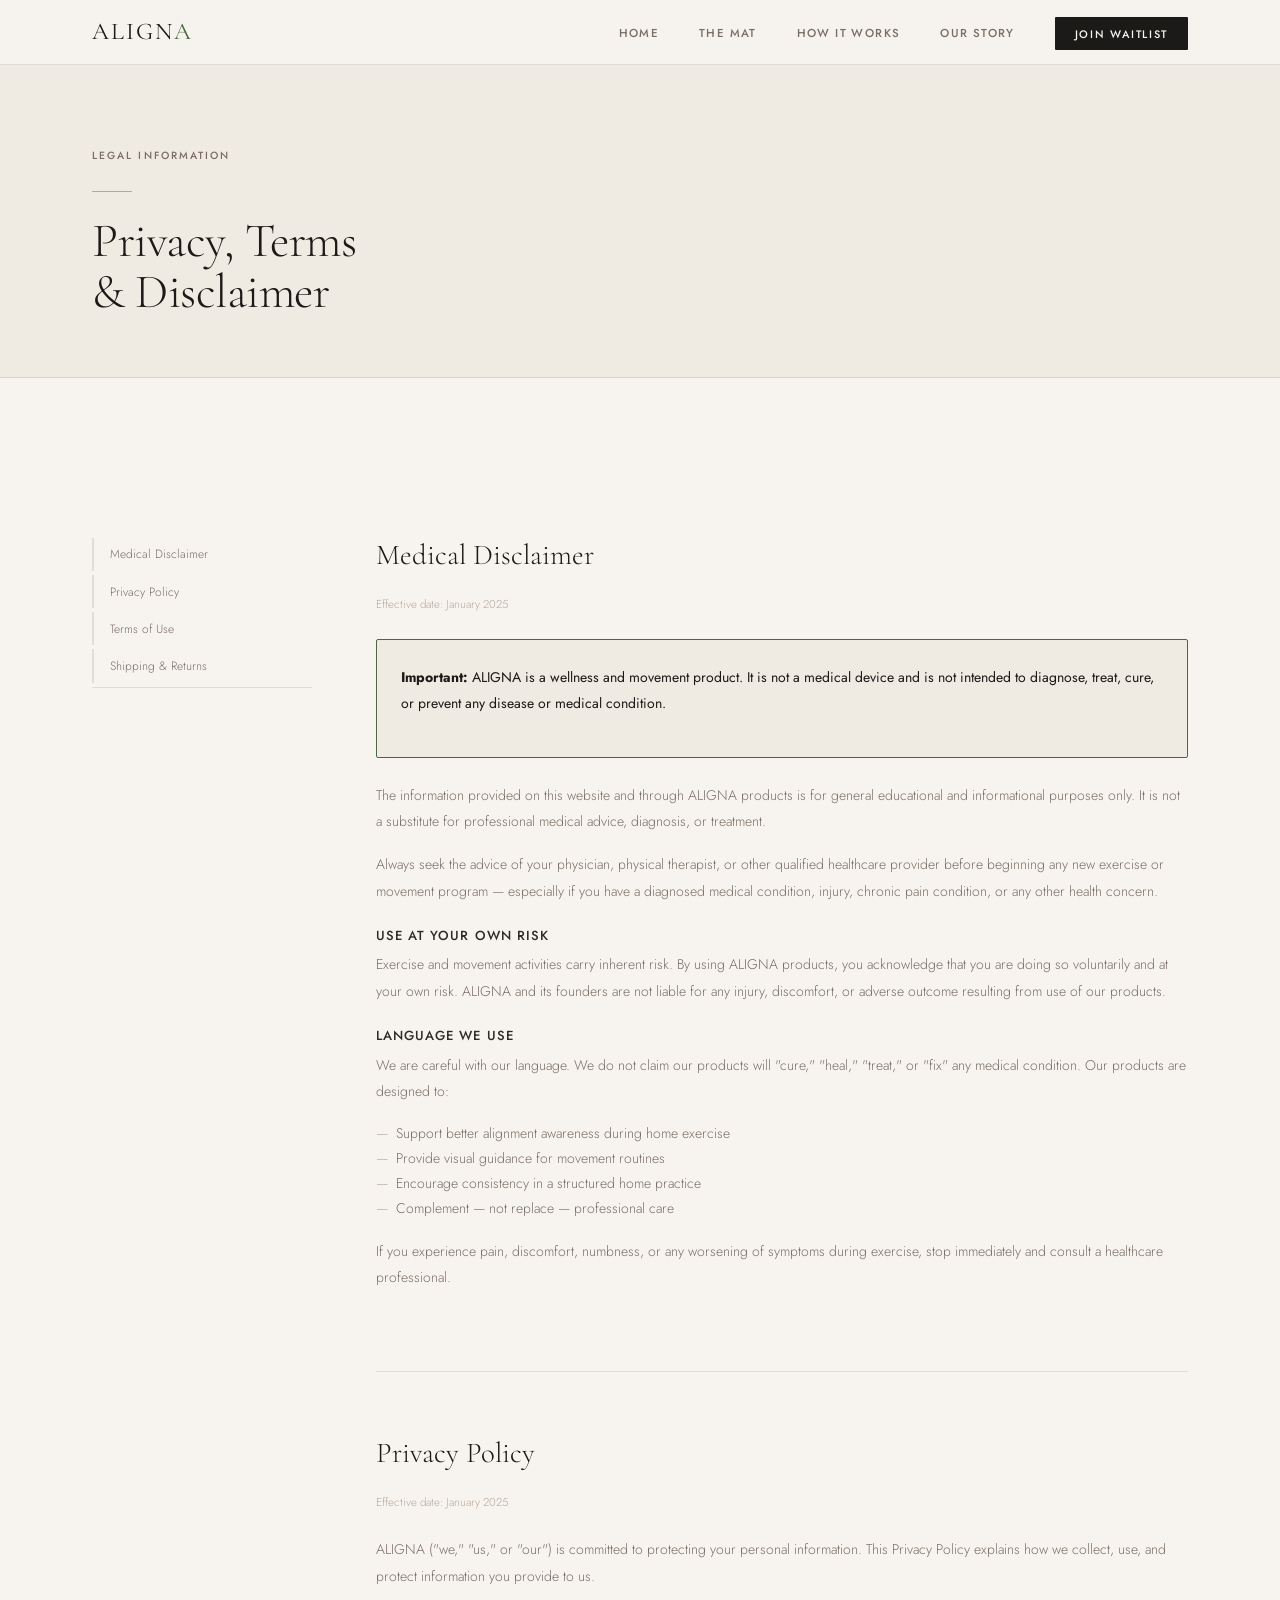
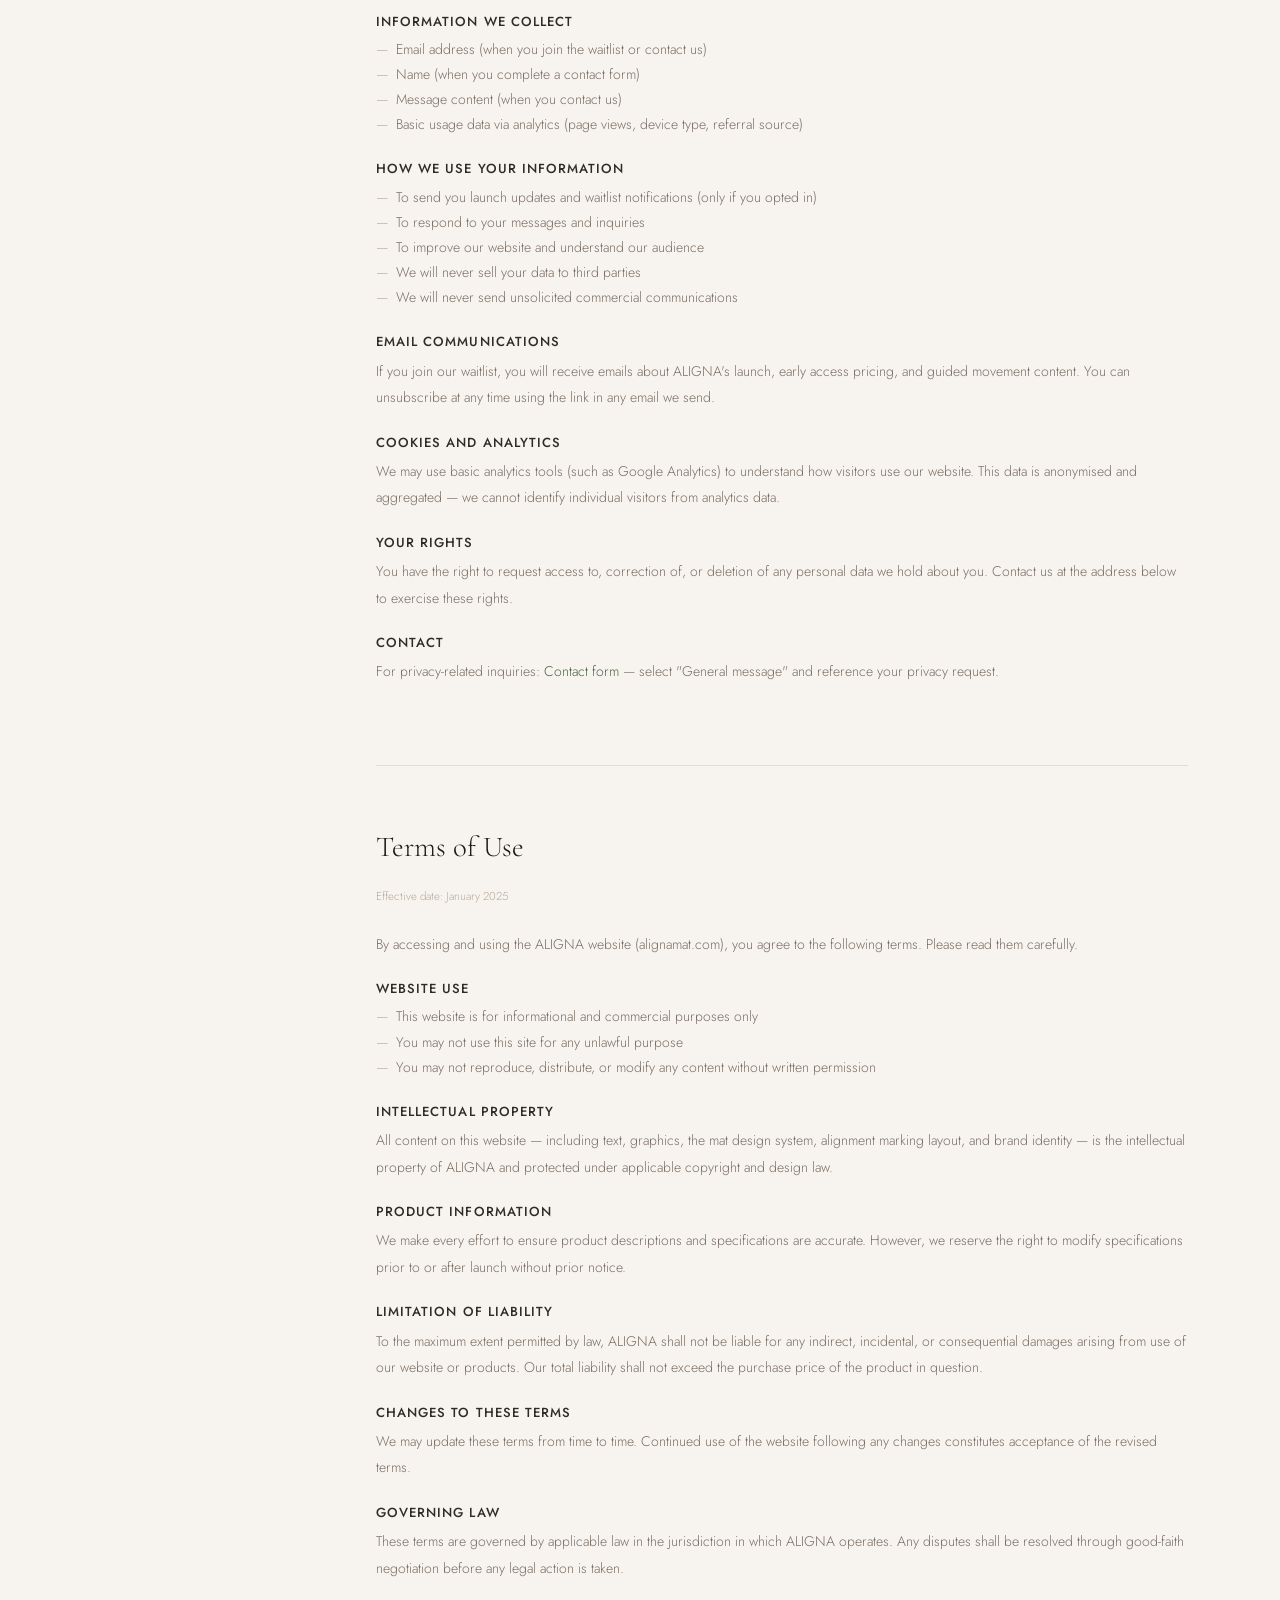
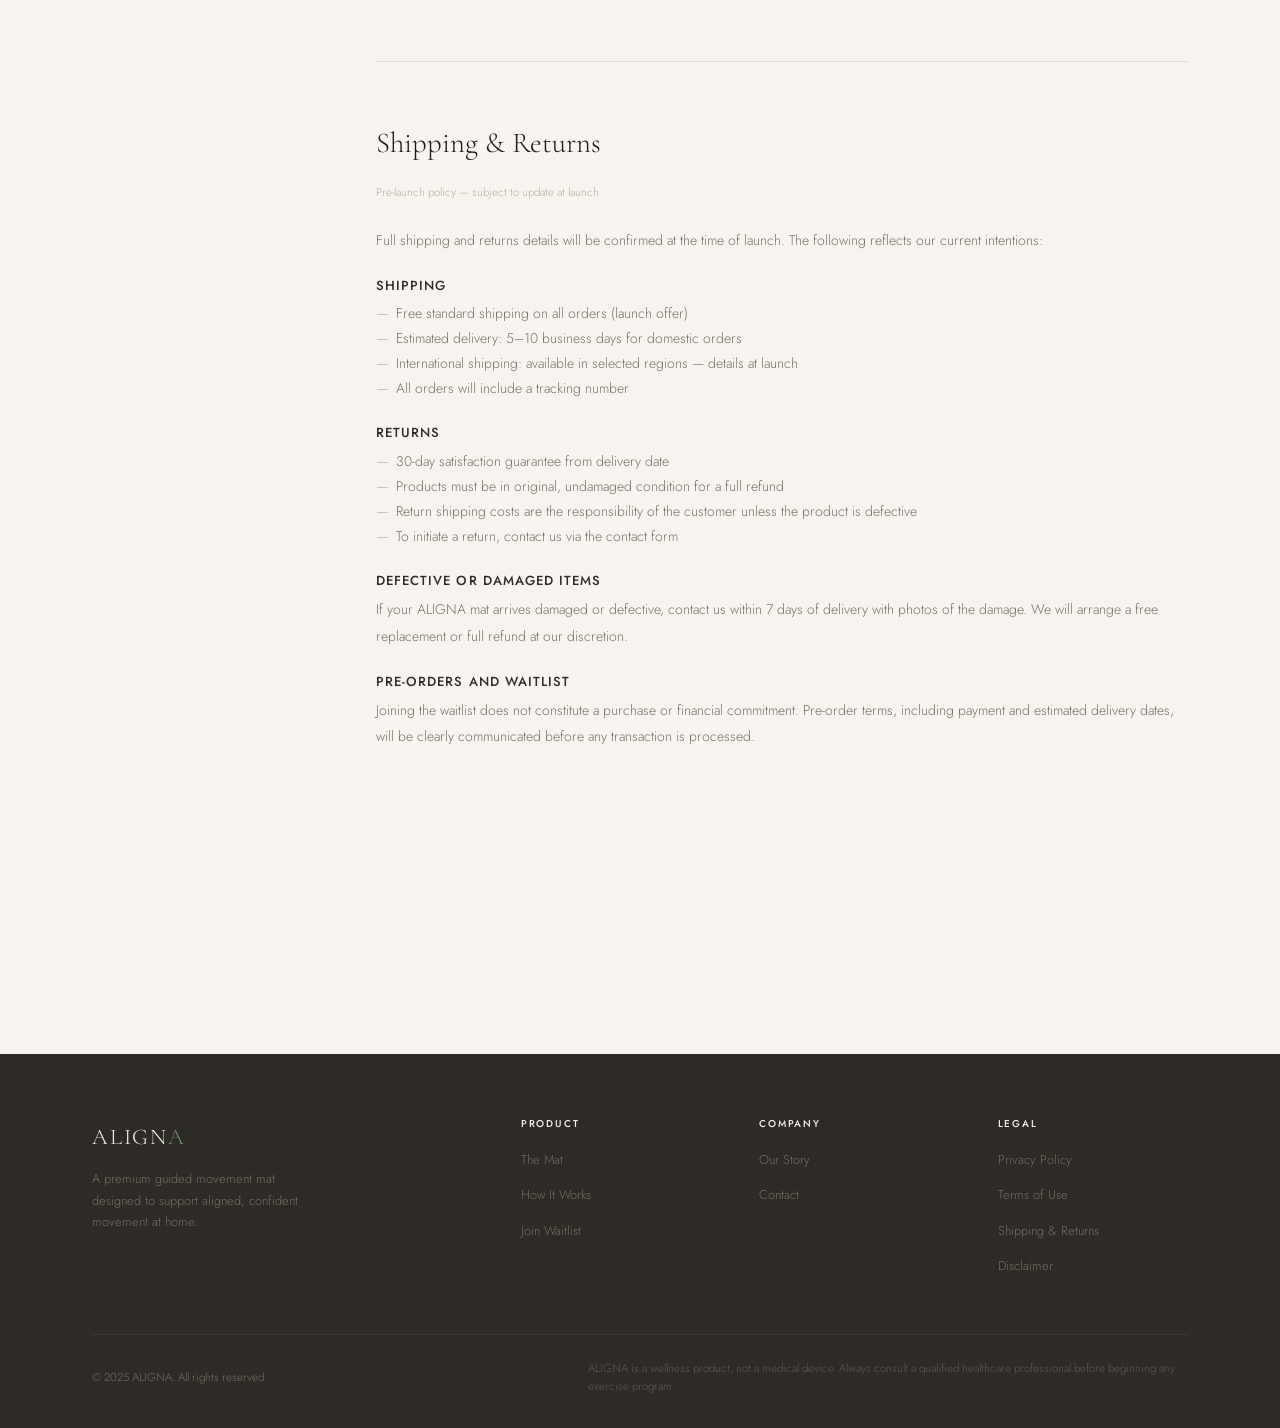
<file: legal.html>
<!DOCTYPE html>
<html lang="en">
<head>
<meta charset="UTF-8">
<meta name="viewport" content="width=device-width, initial-scale=1.0">
<meta name="description" content="ALIGNA legal information — Privacy Policy, Terms of Use, Shipping and Returns, and Medical Disclaimer.">
<meta name="robots" content="noindex, follow">
<link rel="canonical" href="https://www.alignamat.com/legal.html">
<title>Legal — Privacy, Terms & Disclaimer — ALIGNA</title>
<style>
/* ALIGNA — Global Stylesheet */

@import url('https://fonts.googleapis.com/css2?family=Cormorant+Garamond:ital,wght@0,300;0,400;0,500;1,300;1,400&family=Jost:wght@300;400;500;600&display=swap');

:root {
  --cream: #f7f4ef;
  --cream2: #f0ebe2;
  --sand: #e8dfd0;
  --bark: #b8a898;
  --stone: #7a6e64;
  --ink: #1c1a18;
  --ink2: #2e2b27;
  --accent: #4a6741;
  --accent2: #6b9467;
  --accent-light: #e8f0e6;
  --white: #ffffff;
  --line: rgba(28,26,24,0.1);
  --line2: rgba(28,26,24,0.06);
  --r: 2px;
  --max: 1160px;
  --serif: 'Cormorant Garamond', Georgia, serif;
  --sans: 'Jost', sans-serif;
}

*, *::before, *::after { box-sizing: border-box; margin: 0; padding: 0; }

html { scroll-behavior: smooth; font-size: 16px; }

body {
  background: var(--cream);
  color: var(--ink);
  font-family: var(--sans);
  font-weight: 300;
  line-height: 1.7;
  -webkit-font-smoothing: antialiased;
}

img { max-width: 100%; display: block; }
a { color: inherit; text-decoration: none; }

/* ── TYPOGRAPHY ── */
h1, h2, h3, h4 { font-family: var(--serif); font-weight: 400; line-height: 1.15; }

.display {
  font-family: var(--serif);
  font-size: clamp(3rem, 7vw, 5.5rem);
  font-weight: 300;
  line-height: 1.05;
  letter-spacing: -0.01em;
}

.display em { font-style: italic; color: var(--accent); }

h2.section-title {
  font-family: var(--serif);
  font-size: clamp(2rem, 4vw, 3rem);
  font-weight: 300;
}

.label {
  font-family: var(--sans);
  font-size: 0.65rem;
  font-weight: 500;
  letter-spacing: 0.2em;
  text-transform: uppercase;
  color: var(--stone);
}

.body-lg { font-size: 1.05rem; line-height: 1.8; }
.body-sm { font-size: 0.875rem; line-height: 1.7; }

/* ── LAYOUT ── */
.container { max-width: var(--max); margin: 0 auto; padding: 0 2rem; }
.section { padding: 6rem 0; }
.section-sm { padding: 4rem 0; }

/* ── NAV ── */
nav {
  position: fixed;
  top: 0; left: 0; right: 0;
  z-index: 100;
  background: rgba(247,244,239,0.92);
  backdrop-filter: blur(12px);
  -webkit-backdrop-filter: blur(12px);
  border-bottom: 1px solid var(--line);
  transition: all 0.3s;
}

.nav-inner {
  max-width: var(--max);
  margin: 0 auto;
  padding: 0 2rem;
  height: 64px;
  display: flex;
  align-items: center;
  justify-content: space-between;
}

.nav-logo {
  font-family: var(--serif);
  font-size: 1.5rem;
  font-weight: 400;
  letter-spacing: 0.08em;
  color: var(--ink);
}

.nav-logo span { color: var(--accent); }

.nav-links {
  display: flex;
  align-items: center;
  gap: 2.5rem;
  list-style: none;
}

.nav-links a {
  font-size: 0.72rem;
  font-weight: 500;
  letter-spacing: 0.12em;
  text-transform: uppercase;
  color: var(--stone);
  transition: color 0.2s;
}

.nav-links a:hover, .nav-links a.active { color: var(--ink); }

.nav-cta {
  background: var(--ink);
  color: var(--cream) !important;
  padding: 0.55rem 1.25rem;
  border-radius: 1px;
  font-size: 0.68rem !important;
  letter-spacing: 0.15em !important;
  transition: background 0.2s !important;
}

.nav-cta:hover { background: var(--accent) !important; color: var(--white) !important; }

.nav-mobile-btn {
  display: none;
  background: none;
  border: none;
  cursor: pointer;
  padding: 0.5rem;
  flex-direction: column;
  gap: 5px;
}

.nav-mobile-btn span {
  display: block;
  width: 22px;
  height: 1.5px;
  background: var(--ink);
  transition: all 0.3s;
}

.mobile-menu {
  display: none;
  position: fixed;
  top: 64px; left: 0; right: 0;
  background: var(--cream);
  border-bottom: 1px solid var(--line);
  padding: 1.5rem 2rem;
  z-index: 99;
  flex-direction: column;
  gap: 1.25rem;
}

.mobile-menu.open { display: flex; }

.mobile-menu a {
  font-size: 0.8rem;
  font-weight: 500;
  letter-spacing: 0.12em;
  text-transform: uppercase;
  color: var(--stone);
}

/* ── BUTTONS ── */
.btn {
  display: inline-flex;
  align-items: center;
  gap: 0.5rem;
  font-family: var(--sans);
  font-size: 0.72rem;
  font-weight: 500;
  letter-spacing: 0.15em;
  text-transform: uppercase;
  padding: 1rem 2.5rem;
  border-radius: 1px;
  border: none;
  cursor: pointer;
  transition: all 0.25s;
  text-decoration: none;
}

.btn-dark {
  background: var(--ink);
  color: var(--cream);
}

.btn-dark:hover { background: var(--accent); color: var(--white); }

.btn-outline {
  background: transparent;
  color: var(--ink);
  border: 1px solid var(--ink);
}

.btn-outline:hover { background: var(--ink); color: var(--cream); }

.btn-accent {
  background: var(--accent);
  color: var(--white);
}

.btn-accent:hover { background: var(--ink); }

/* ── DECORATIVE MAT SVG ── */
.mat-visual {
  width: 100%;
  max-width: 520px;
  margin: 0 auto;
}

/* ── DIVIDER ── */
.divider {
  width: 40px;
  height: 1px;
  background: var(--bark);
  margin: 1.5rem 0;
}

.divider-center { margin: 1.5rem auto; }

/* ── PILL ── */
.pill {
  display: inline-block;
  background: var(--accent-light);
  color: var(--accent);
  font-size: 0.65rem;
  font-weight: 500;
  letter-spacing: 0.15em;
  text-transform: uppercase;
  padding: 0.35rem 0.85rem;
  border-radius: 20px;
  margin-bottom: 1.25rem;
}

/* ── CARDS ── */
.card {
  background: var(--white);
  border: 1px solid var(--line);
  border-radius: var(--r);
  padding: 2rem;
}

/* ── FORM ── */
.email-form {
  display: flex;
  gap: 0;
  max-width: 480px;
}

.email-form input {
  flex: 1;
  background: var(--white);
  border: 1px solid var(--sand);
  border-right: none;
  color: var(--ink);
  font-family: var(--sans);
  font-size: 0.85rem;
  padding: 0.9rem 1.25rem;
  outline: none;
  border-radius: 1px 0 0 1px;
  transition: border-color 0.2s;
}

.email-form input:focus { border-color: var(--accent); }
.email-form input::placeholder { color: var(--bark); }

.email-form button {
  background: var(--ink);
  color: var(--cream);
  border: none;
  font-family: var(--sans);
  font-size: 0.68rem;
  font-weight: 500;
  letter-spacing: 0.15em;
  text-transform: uppercase;
  padding: 0.9rem 1.5rem;
  cursor: pointer;
  border-radius: 0 1px 1px 0;
  transition: background 0.2s;
  white-space: nowrap;
}

.email-form button:hover { background: var(--accent); }

/* ── FOOTER ── */
footer {
  background: var(--ink2);
  color: var(--bark);
  padding: 4rem 0 2rem;
}

.footer-grid {
  display: grid;
  grid-template-columns: 2fr 1fr 1fr 1fr;
  gap: 3rem;
  margin-bottom: 3rem;
}

.footer-brand { }
.footer-logo {
  font-family: var(--serif);
  font-size: 1.4rem;
  color: var(--cream);
  letter-spacing: 0.08em;
  margin-bottom: 0.75rem;
}

.footer-logo span { color: var(--accent2); }
.footer-tagline { font-size: 0.8rem; color: var(--stone); line-height: 1.7; max-width: 220px; }

.footer-col h4 {
  font-family: var(--sans);
  font-size: 0.62rem;
  font-weight: 500;
  letter-spacing: 0.18em;
  text-transform: uppercase;
  color: var(--cream);
  margin-bottom: 1rem;
}

.footer-col ul { list-style: none; }
.footer-col ul li { margin-bottom: 0.5rem; }
.footer-col ul li a { font-size: 0.8rem; color: var(--stone); transition: color 0.2s; }
.footer-col ul li a:hover { color: var(--cream); }

.footer-bottom {
  border-top: 1px solid rgba(255,255,255,0.06);
  padding-top: 1.5rem;
  display: flex;
  align-items: center;
  justify-content: space-between;
  flex-wrap: wrap;
  gap: 1rem;
}

.footer-bottom p { font-size: 0.72rem; color: var(--stone); }
.footer-disclaimer { font-size: 0.65rem; color: var(--stone); opacity: 0.7; max-width: 600px; line-height: 1.6; }

/* ── ANIMATIONS ── */
@keyframes fadeUp {
  from { opacity: 0; transform: translateY(24px); }
  to { opacity: 1; transform: translateY(0); }
}

@keyframes fadeIn {
  from { opacity: 0; }
  to { opacity: 1; }
}

@keyframes drawLine {
  from { stroke-dashoffset: 1000; }
  to { stroke-dashoffset: 0; }
}

.fade-up { animation: fadeUp 0.8s ease both; }
.fade-up-2 { animation: fadeUp 0.8s 0.15s ease both; }
.fade-up-3 { animation: fadeUp 0.8s 0.3s ease both; }
.fade-up-4 { animation: fadeUp 0.8s 0.45s ease both; }
.fade-in { animation: fadeIn 1s ease both; }

/* Scroll reveal */
.reveal {
  opacity: 0;
  transform: translateY(30px);
  transition: opacity 0.7s ease, transform 0.7s ease;
}
.reveal.visible { opacity: 1; transform: none; }

/* ── RESPONSIVE ── */
@media (max-width: 900px) {
  .nav-links { display: none; }
  .nav-mobile-btn { display: flex; }
  .footer-grid { grid-template-columns: 1fr 1fr; gap: 2rem; }
  .section { padding: 4rem 0; }
}

@media (max-width: 600px) {
  .container { padding: 0 1.25rem; }
  .footer-grid { grid-template-columns: 1fr; }
  .email-form { flex-direction: column; }
  .email-form input { border-right: 1px solid var(--sand); border-bottom: none; border-radius: 1px 1px 0 0; }
  .email-form button { border-radius: 0 0 1px 1px; padding: 0.9rem; }
}

</style>
<style>
.page-hero { padding: 140px 0 60px; background: var(--cream2); border-bottom: 1px solid var(--line); }
.legal-layout { display: grid; grid-template-columns: 220px 1fr; gap: 4rem; align-items: start; padding: 4rem 0; }
.legal-nav { position: sticky; top: 90px; }
.legal-nav a { display: block; font-size: 0.75rem; color: var(--stone); padding: 0.4rem 0; border-left: 2px solid var(--line); padding-left: 1rem; margin-bottom: 0.25rem; transition: all 0.2s; }
.legal-nav a:hover, .legal-nav a.active { color: var(--accent); border-left-color: var(--accent); }
.legal-section { margin-bottom: 4rem; padding-bottom: 4rem; border-bottom: 1px solid var(--line); scroll-margin-top: 90px; }
.legal-section:last-child { border-bottom: none; }
.legal-section h2 { font-family: var(--serif); font-size: 1.8rem; font-weight: 300; margin-bottom: 1.5rem; }
.legal-section h3 { font-family: var(--sans); font-size: 0.82rem; font-weight: 500; text-transform: uppercase; letter-spacing: 0.08em; margin: 1.5rem 0 0.5rem; color: var(--ink2); }
.legal-section p { font-size: 0.875rem; color: var(--stone); line-height: 1.9; margin-bottom: 1rem; }
.legal-section ul { list-style: none; margin-bottom: 1rem; }
.legal-section ul li { font-size: 0.875rem; color: var(--stone); line-height: 1.8; padding-left: 1.25rem; position: relative; }
.legal-section ul li::before { content: '—'; position: absolute; left: 0; color: var(--bark); }
.legal-date { font-size: 0.72rem; color: var(--bark); margin-bottom: 1.5rem; }
.disclaimer-box { background: var(--cream2); border: 1px solid var(--accent); border-radius: 2px; padding: 1.5rem; margin-bottom: 1.5rem; }
.disclaimer-box p { color: var(--ink); font-weight: 400; }
@media(max-width:768px) { .legal-layout { grid-template-columns: 1fr; } .legal-nav { position: static; display: flex; flex-wrap: wrap; gap: 0.5rem; margin-bottom: 2rem; } .legal-nav a { border-left: none; border-bottom: 1px solid var(--line); padding-left: 0; padding-bottom: 0.4rem; } }
</style>
</head>
<body>
<nav>
  <div class="nav-inner">
    <a href="index.html" class="nav-logo">ALIGN<span>A</span></a>
    <ul class="nav-links">
      <li><a href="index.html">Home</a></li>
      <li><a href="the-mat.html">The Mat</a></li>
      <li><a href="how-it-works.html">How It Works</a></li>
      <li><a href="our-story.html">Our Story</a></li>
      <li><a href="index.html#waitlist" class="nav-cta">Join Waitlist</a></li>
    </ul>
    <button class="nav-mobile-btn" aria-label="Menu"><span></span><span></span><span></span></button>
  </div>
</nav>
<div class="mobile-menu">
  <a href="index.html">Home</a><a href="the-mat.html">The Mat</a>
  <a href="how-it-works.html">How It Works</a><a href="our-story.html">Our Story</a>
</div>

<main>
<section class="page-hero">
  <div class="container">
    <span class="label">Legal information</span>
    <div class="divider"></div>
    <h1 class="display fade-up" style="font-size:clamp(2rem,4vw,3rem)">Privacy, Terms<br>& Disclaimer</h1>
  </div>
</section>

<section class="section">
  <div class="container">
    <div class="legal-layout">
      <nav class="legal-nav">
        <a href="#disclaimer">Medical Disclaimer</a>
        <a href="#privacy">Privacy Policy</a>
        <a href="#terms">Terms of Use</a>
        <a href="#shipping">Shipping & Returns</a>
      </nav>

      <div>
        <!-- MEDICAL DISCLAIMER -->
        <div class="legal-section" id="disclaimer">
          <h2>Medical Disclaimer</h2>
          <div class="legal-date">Effective date: January 2025</div>
          <div class="disclaimer-box">
            <p><strong>Important:</strong> ALIGNA is a wellness and movement product. It is not a medical device and is not intended to diagnose, treat, cure, or prevent any disease or medical condition.</p>
          </div>
          <p>The information provided on this website and through ALIGNA products is for general educational and informational purposes only. It is not a substitute for professional medical advice, diagnosis, or treatment.</p>
          <p>Always seek the advice of your physician, physical therapist, or other qualified healthcare provider before beginning any new exercise or movement program — especially if you have a diagnosed medical condition, injury, chronic pain condition, or any other health concern.</p>
          <h3>Use at your own risk</h3>
          <p>Exercise and movement activities carry inherent risk. By using ALIGNA products, you acknowledge that you are doing so voluntarily and at your own risk. ALIGNA and its founders are not liable for any injury, discomfort, or adverse outcome resulting from use of our products.</p>
          <h3>Language we use</h3>
          <p>We are careful with our language. We do not claim our products will "cure," "heal," "treat," or "fix" any medical condition. Our products are designed to:</p>
          <ul>
            <li>Support better alignment awareness during home exercise</li>
            <li>Provide visual guidance for movement routines</li>
            <li>Encourage consistency in a structured home practice</li>
            <li>Complement — not replace — professional care</li>
          </ul>
          <p>If you experience pain, discomfort, numbness, or any worsening of symptoms during exercise, stop immediately and consult a healthcare professional.</p>
        </div>

        <!-- PRIVACY POLICY -->
        <div class="legal-section" id="privacy">
          <h2>Privacy Policy</h2>
          <div class="legal-date">Effective date: January 2025</div>
          <p>ALIGNA ("we," "us," or "our") is committed to protecting your personal information. This Privacy Policy explains how we collect, use, and protect information you provide to us.</p>
          <h3>Information we collect</h3>
          <ul>
            <li>Email address (when you join the waitlist or contact us)</li>
            <li>Name (when you complete a contact form)</li>
            <li>Message content (when you contact us)</li>
            <li>Basic usage data via analytics (page views, device type, referral source)</li>
          </ul>
          <h3>How we use your information</h3>
          <ul>
            <li>To send you launch updates and waitlist notifications (only if you opted in)</li>
            <li>To respond to your messages and inquiries</li>
            <li>To improve our website and understand our audience</li>
            <li>We will never sell your data to third parties</li>
            <li>We will never send unsolicited commercial communications</li>
          </ul>
          <h3>Email communications</h3>
          <p>If you join our waitlist, you will receive emails about ALIGNA's launch, early access pricing, and guided movement content. You can unsubscribe at any time using the link in any email we send.</p>
          <h3>Cookies and analytics</h3>
          <p>We may use basic analytics tools (such as Google Analytics) to understand how visitors use our website. This data is anonymised and aggregated — we cannot identify individual visitors from analytics data.</p>
          <h3>Your rights</h3>
          <p>You have the right to request access to, correction of, or deletion of any personal data we hold about you. Contact us at the address below to exercise these rights.</p>
          <h3>Contact</h3>
          <p>For privacy-related inquiries: <a href="our-story.html#contact" style="color:var(--accent)">Contact form</a> — select "General message" and reference your privacy request.</p>
        </div>

        <!-- TERMS OF USE -->
        <div class="legal-section" id="terms">
          <h2>Terms of Use</h2>
          <div class="legal-date">Effective date: January 2025</div>
          <p>By accessing and using the ALIGNA website (alignamat.com), you agree to the following terms. Please read them carefully.</p>
          <h3>Website use</h3>
          <ul>
            <li>This website is for informational and commercial purposes only</li>
            <li>You may not use this site for any unlawful purpose</li>
            <li>You may not reproduce, distribute, or modify any content without written permission</li>
          </ul>
          <h3>Intellectual property</h3>
          <p>All content on this website — including text, graphics, the mat design system, alignment marking layout, and brand identity — is the intellectual property of ALIGNA and protected under applicable copyright and design law.</p>
          <h3>Product information</h3>
          <p>We make every effort to ensure product descriptions and specifications are accurate. However, we reserve the right to modify specifications prior to or after launch without prior notice.</p>
          <h3>Limitation of liability</h3>
          <p>To the maximum extent permitted by law, ALIGNA shall not be liable for any indirect, incidental, or consequential damages arising from use of our website or products. Our total liability shall not exceed the purchase price of the product in question.</p>
          <h3>Changes to these terms</h3>
          <p>We may update these terms from time to time. Continued use of the website following any changes constitutes acceptance of the revised terms.</p>
          <h3>Governing law</h3>
          <p>These terms are governed by applicable law in the jurisdiction in which ALIGNA operates. Any disputes shall be resolved through good-faith negotiation before any legal action is taken.</p>
        </div>

        <!-- SHIPPING & RETURNS -->
        <div class="legal-section" id="shipping">
          <h2>Shipping & Returns</h2>
          <div class="legal-date">Pre-launch policy — subject to update at launch</div>
          <p>Full shipping and returns details will be confirmed at the time of launch. The following reflects our current intentions:</p>
          <h3>Shipping</h3>
          <ul>
            <li>Free standard shipping on all orders (launch offer)</li>
            <li>Estimated delivery: 5–10 business days for domestic orders</li>
            <li>International shipping: available in selected regions — details at launch</li>
            <li>All orders will include a tracking number</li>
          </ul>
          <h3>Returns</h3>
          <ul>
            <li>30-day satisfaction guarantee from delivery date</li>
            <li>Products must be in original, undamaged condition for a full refund</li>
            <li>Return shipping costs are the responsibility of the customer unless the product is defective</li>
            <li>To initiate a return, contact us via the contact form</li>
          </ul>
          <h3>Defective or damaged items</h3>
          <p>If your ALIGNA mat arrives damaged or defective, contact us within 7 days of delivery with photos of the damage. We will arrange a free replacement or full refund at our discretion.</p>
          <h3>Pre-orders and waitlist</h3>
          <p>Joining the waitlist does not constitute a purchase or financial commitment. Pre-order terms, including payment and estimated delivery dates, will be clearly communicated before any transaction is processed.</p>
        </div>
      </div>
    </div>
  </div>
</section>
</main>

<footer>
  <div class="container">
    <div class="footer-grid">
      <div class="footer-brand"><div class="footer-logo">ALIGN<span>A</span></div><p class="footer-tagline">A premium guided movement mat designed to support aligned, confident movement at home.</p></div>
      <div class="footer-col"><h4>Product</h4><ul><li><a href="the-mat.html">The Mat</a></li><li><a href="how-it-works.html">How It Works</a></li><li><a href="index.html#waitlist">Join Waitlist</a></li></ul></div>
      <div class="footer-col"><h4>Company</h4><ul><li><a href="our-story.html">Our Story</a></li><li><a href="our-story.html#contact">Contact</a></li></ul></div>
      <div class="footer-col"><h4>Legal</h4><ul><li><a href="#privacy">Privacy Policy</a></li><li><a href="#terms">Terms of Use</a></li><li><a href="#shipping">Shipping & Returns</a></li><li><a href="#disclaimer">Disclaimer</a></li></ul></div>
    </div>
    <div class="footer-bottom">
      <p>© 2025 ALIGNA. All rights reserved.</p>
      <p class="footer-disclaimer">ALIGNA is a wellness product, not a medical device. Always consult a qualified healthcare professional before beginning any exercise program.</p>
    </div>
  </div>
</footer>
<script>
// ALIGNA — Shared JavaScript

// Mobile menu
const mobileBtn = document.querySelector('.nav-mobile-btn');
const mobileMenu = document.querySelector('.mobile-menu');
if (mobileBtn && mobileMenu) {
  mobileBtn.addEventListener('click', () => {
    mobileMenu.classList.toggle('open');
  });
  document.addEventListener('click', e => {
    if (!mobileBtn.contains(e.target) && !mobileMenu.contains(e.target)) {
      mobileMenu.classList.remove('open');
    }
  });
}

// Active nav link
const currentPage = window.location.pathname.split('/').pop() || 'index.html';
document.querySelectorAll('.nav-links a, .mobile-menu a').forEach(link => {
  if (link.getAttribute('href') === currentPage) link.classList.add('active');
});

// Scroll reveal
const revealObserver = new IntersectionObserver((entries) => {
  entries.forEach((entry, i) => {
    if (entry.isIntersecting) {
      entry.target.style.transitionDelay = (entry.target.dataset.delay || 0) + 'ms';
      entry.target.classList.add('visible');
      revealObserver.unobserve(entry.target);
    }
  });
}, { threshold: 0.12 });

document.querySelectorAll('.reveal').forEach(el => revealObserver.observe(el));

// Email form handler
document.querySelectorAll('.email-form').forEach(form => {
  form.addEventListener('submit', e => {
    e.preventDefault();
    const input = form.querySelector('input[type="email"]');
    const btn = form.querySelector('button');
    if (!input.value || !input.value.includes('@')) {
      input.style.borderColor = '#c94040';
      setTimeout(() => input.style.borderColor = '', 2000);
      return;
    }
    // Replace this with your actual email service (Mailchimp, ConvertKit, etc.)
    btn.textContent = 'Thank you!';
    btn.style.background = '#4a6741';
    input.value = '';
    setTimeout(() => {
      btn.textContent = 'Join Waitlist';
      btn.style.background = '';
    }, 4000);
  });
});

// FAQ accordion
document.querySelectorAll('.faq-item').forEach(item => {
  const q = item.querySelector('.faq-q');
  const a = item.querySelector('.faq-a');
  const icon = item.querySelector('.faq-icon');
  if (q && a) {
    q.addEventListener('click', () => {
      const open = item.classList.contains('open');
      document.querySelectorAll('.faq-item').forEach(i => {
        i.classList.remove('open');
        const ia = i.querySelector('.faq-a');
        const ii = i.querySelector('.faq-icon');
        if (ia) ia.style.maxHeight = null;
        if (ii) ii.textContent = '+';
      });
      if (!open) {
        item.classList.add('open');
        a.style.maxHeight = a.scrollHeight + 'px';
        if (icon) icon.textContent = '−';
      }
    });
  }
});

</script>
</body>
</html>
</file>
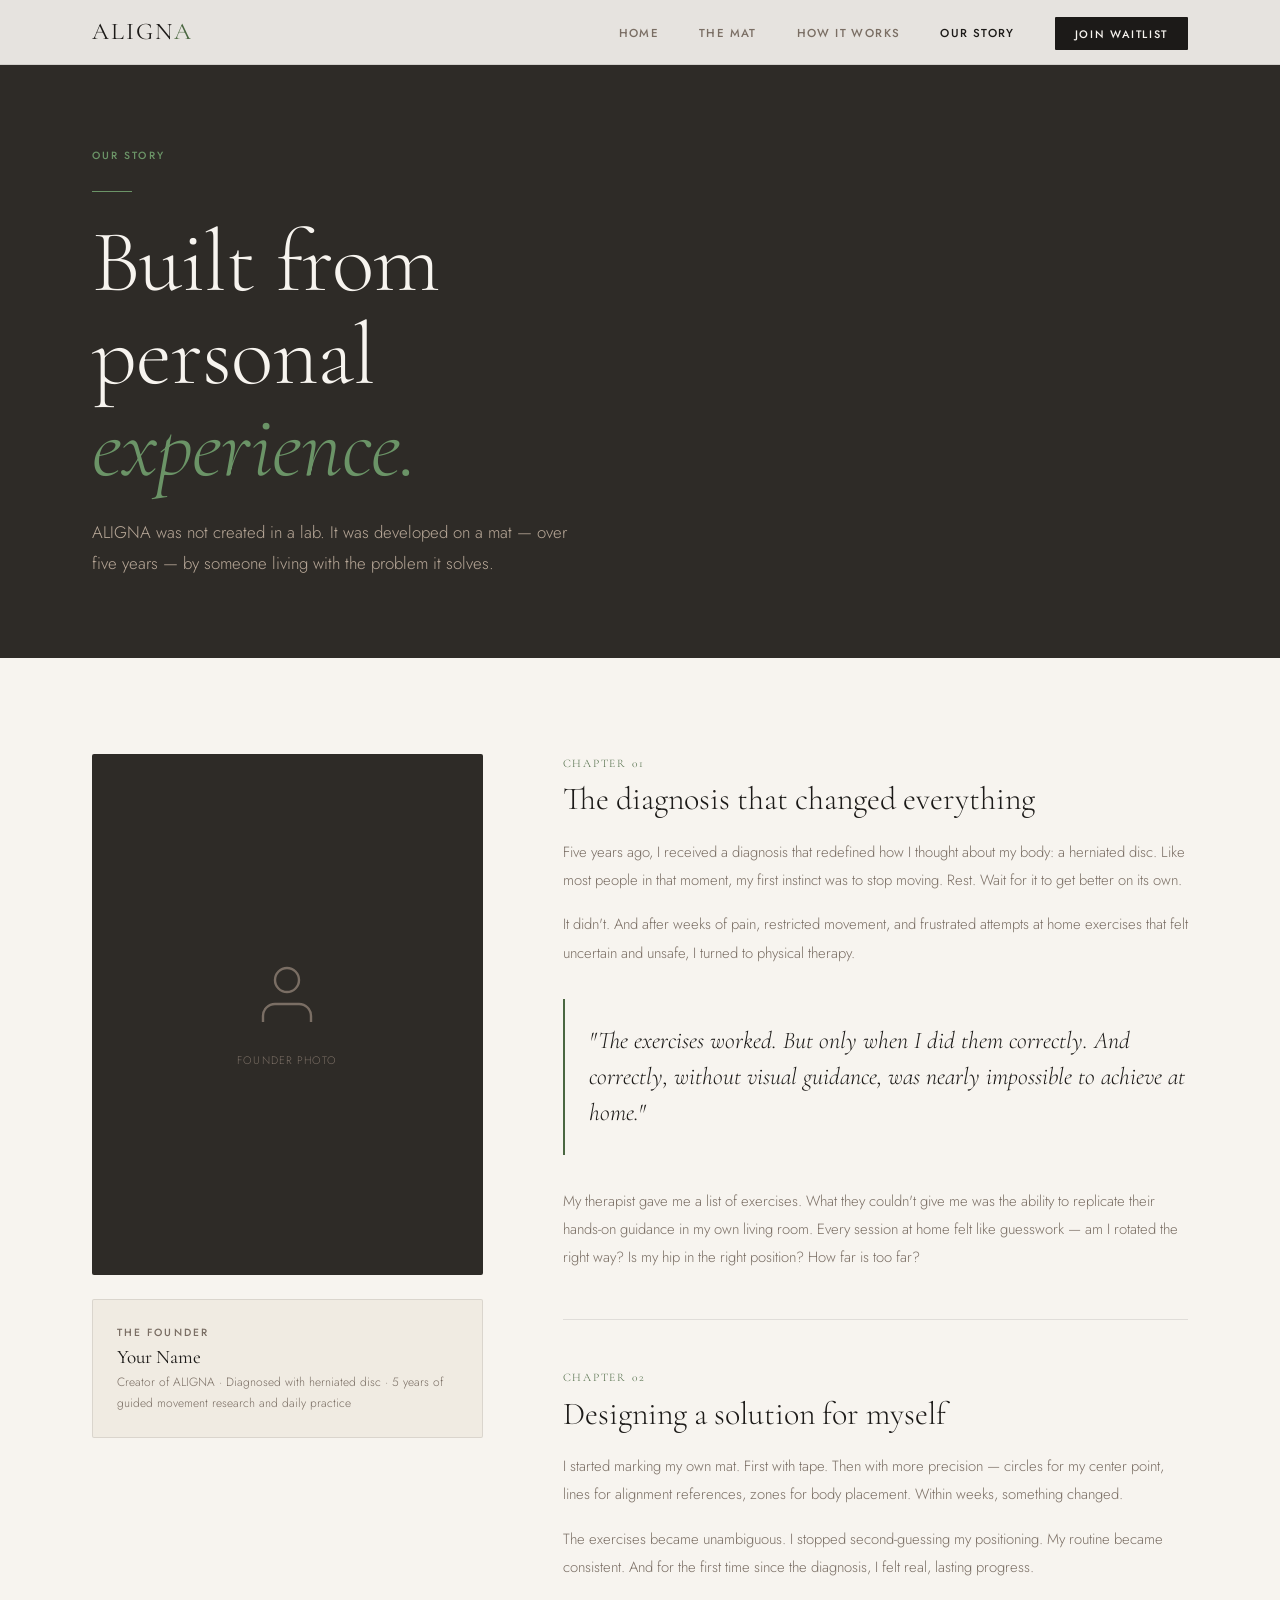
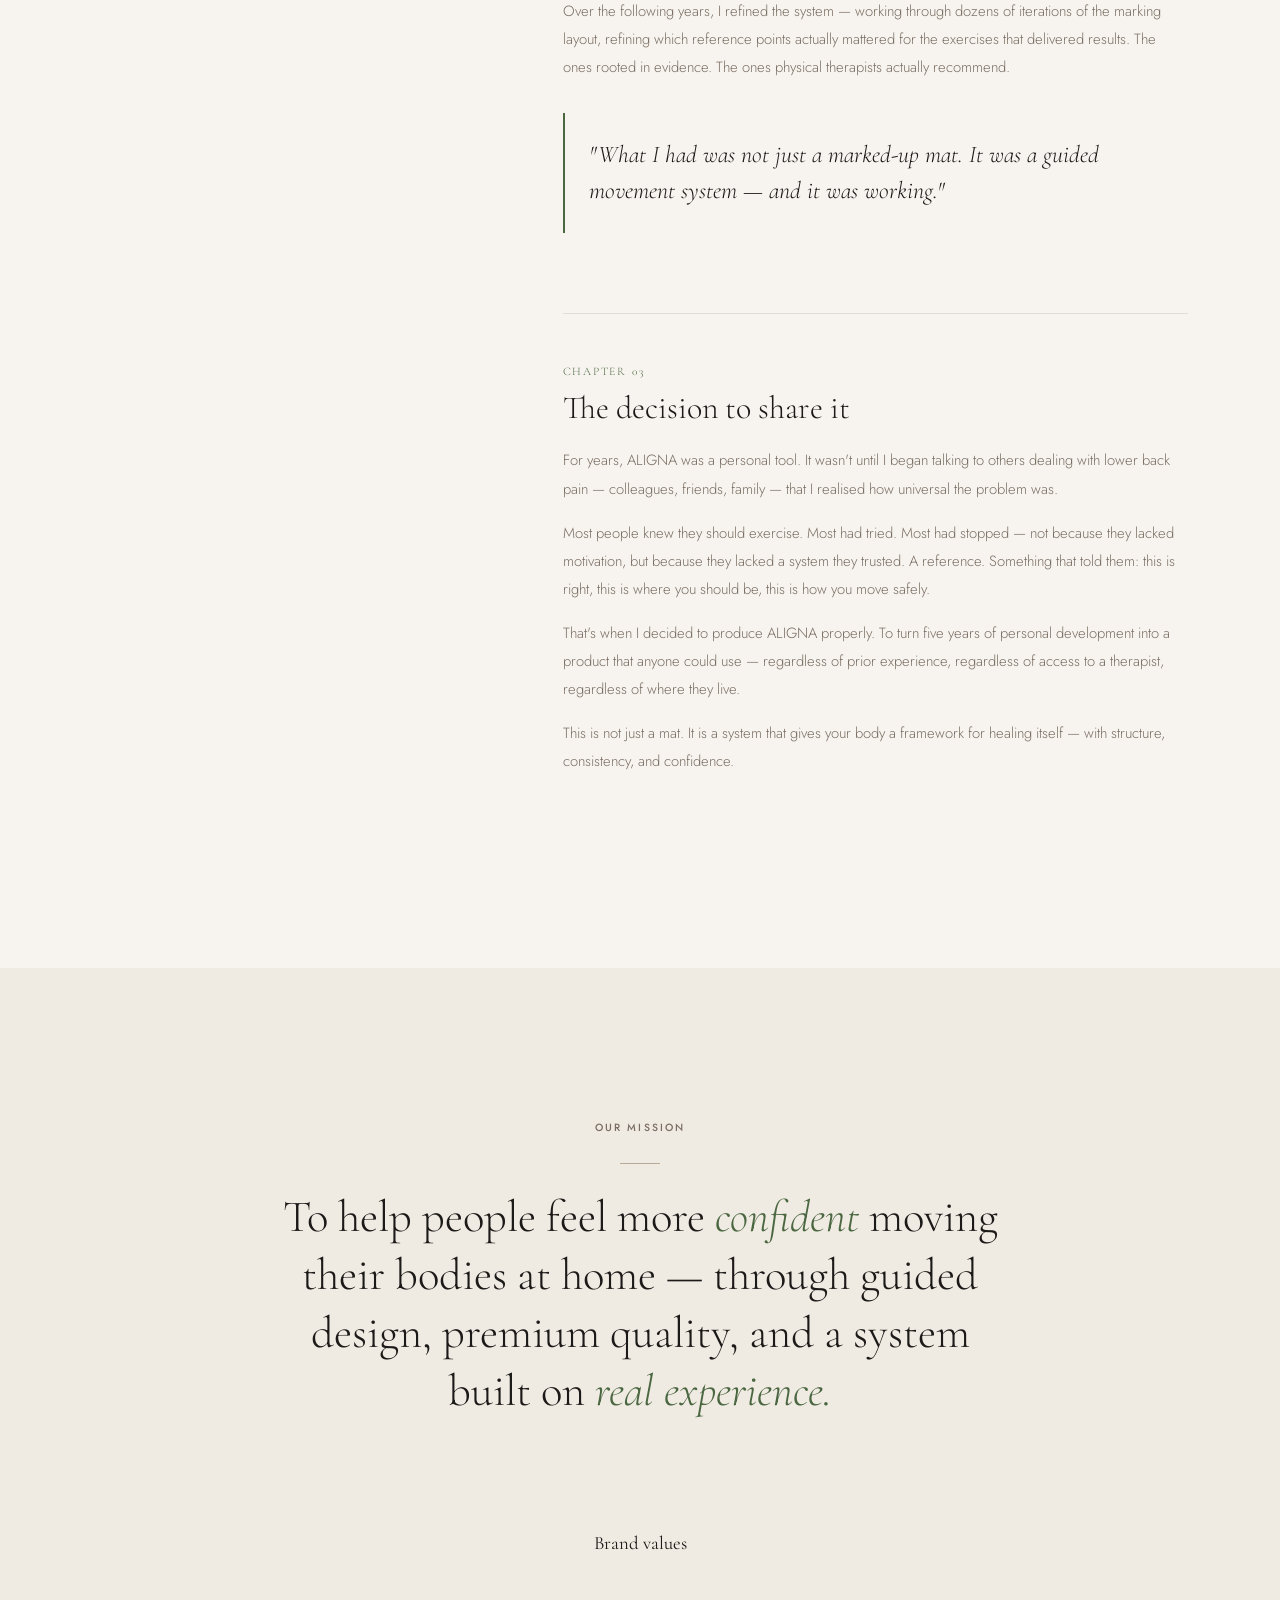
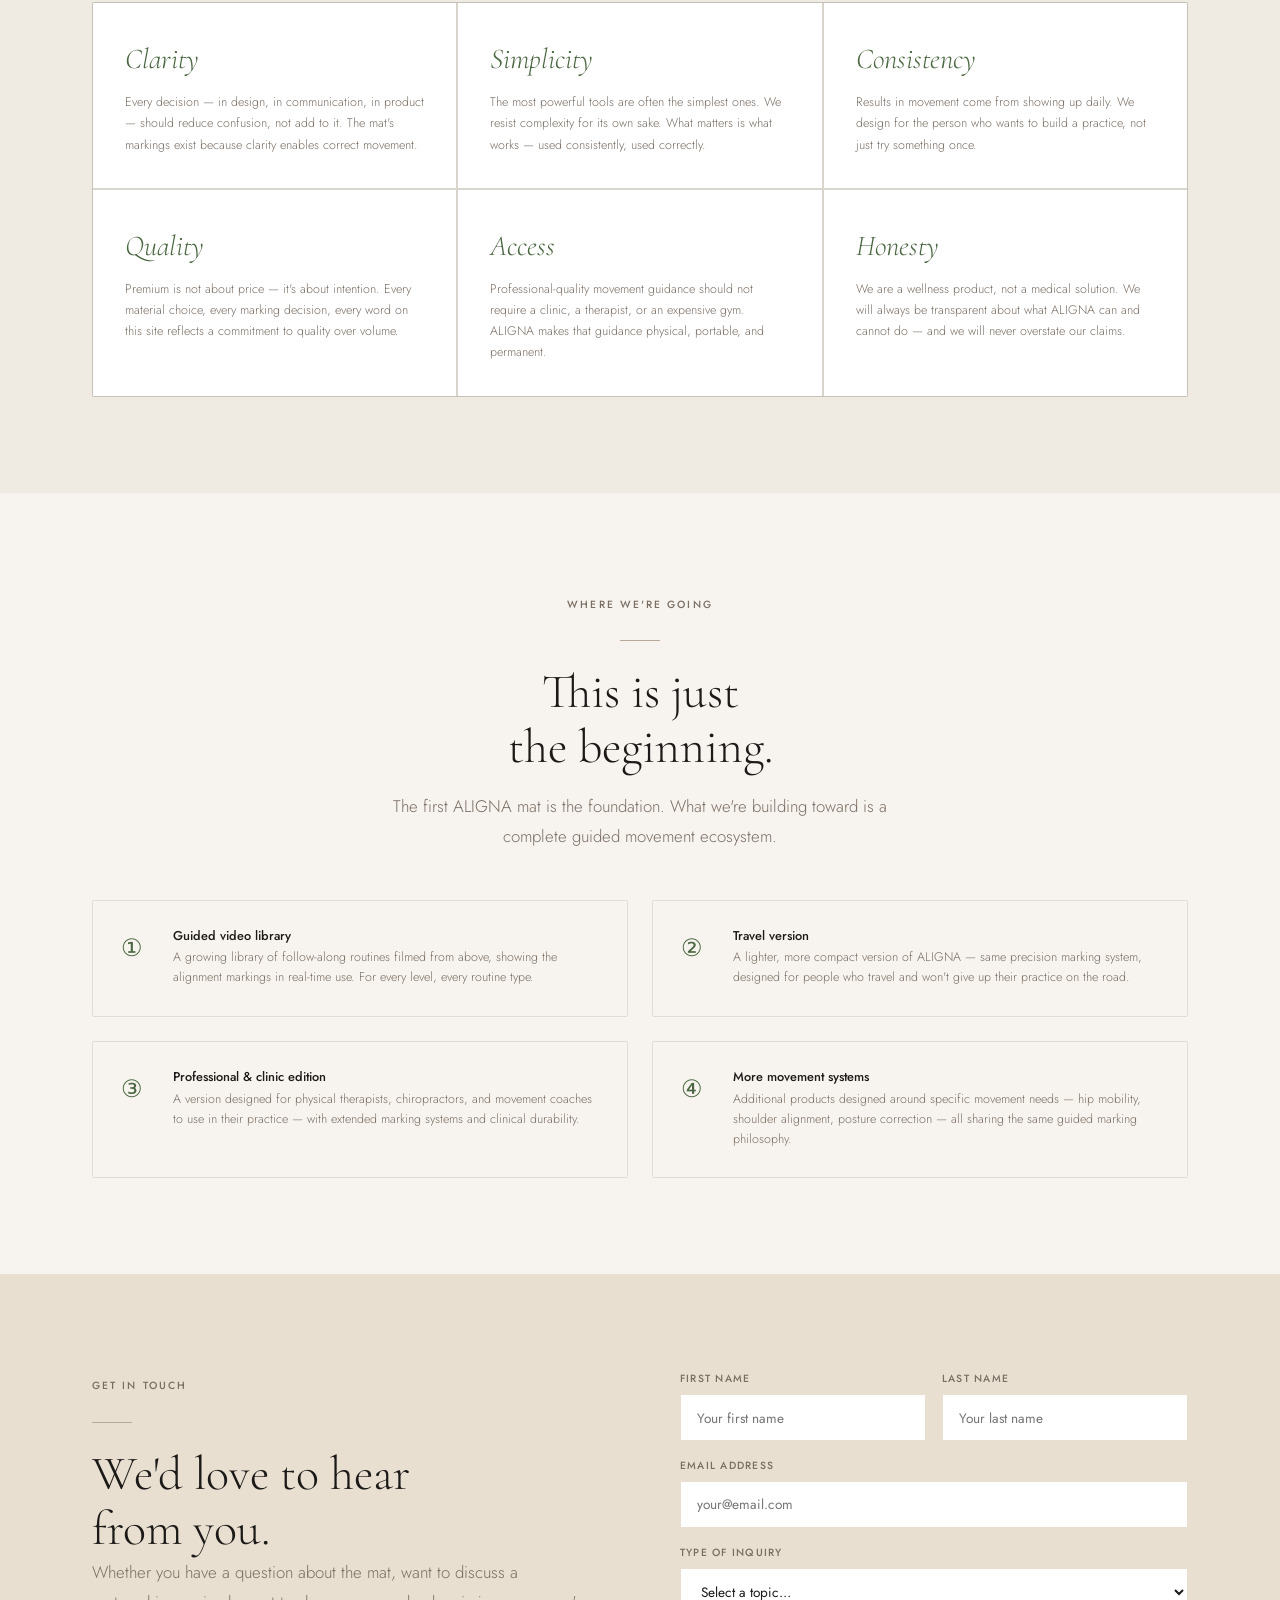
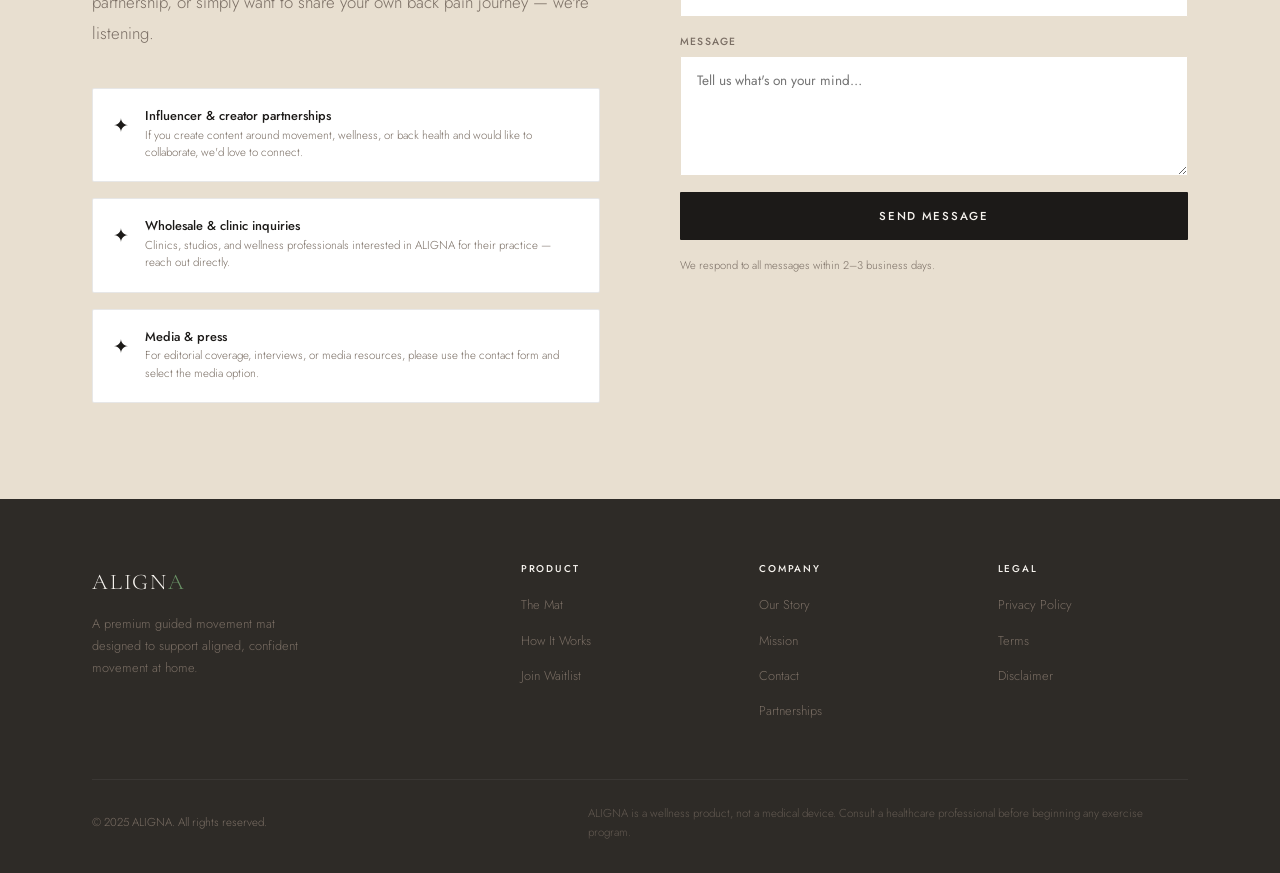
<file: our-story.html>
<!DOCTYPE html>
<html lang="en">
<head>
<meta charset="UTF-8">
<meta name="viewport" content="width=device-width, initial-scale=1.0">
<meta name="description" content="The story behind ALIGNA — a guided movement mat born from five years of personal back pain recovery. Founder story, mission, and brand values.">
<meta name="robots" content="index, follow">
<link rel="canonical" href="https://www.alignamat.com/our-story.html">
<title>Our Story — ALIGNA, Born from Personal Experience</title>
<style>
/* ALIGNA — Global Stylesheet */

@import url('https://fonts.googleapis.com/css2?family=Cormorant+Garamond:ital,wght@0,300;0,400;0,500;1,300;1,400&family=Jost:wght@300;400;500;600&display=swap');

:root {
  --cream: #f7f4ef;
  --cream2: #f0ebe2;
  --sand: #e8dfd0;
  --bark: #b8a898;
  --stone: #7a6e64;
  --ink: #1c1a18;
  --ink2: #2e2b27;
  --accent: #4a6741;
  --accent2: #6b9467;
  --accent-light: #e8f0e6;
  --white: #ffffff;
  --line: rgba(28,26,24,0.1);
  --line2: rgba(28,26,24,0.06);
  --r: 2px;
  --max: 1160px;
  --serif: 'Cormorant Garamond', Georgia, serif;
  --sans: 'Jost', sans-serif;
}

*, *::before, *::after { box-sizing: border-box; margin: 0; padding: 0; }

html { scroll-behavior: smooth; font-size: 16px; }

body {
  background: var(--cream);
  color: var(--ink);
  font-family: var(--sans);
  font-weight: 300;
  line-height: 1.7;
  -webkit-font-smoothing: antialiased;
}

img { max-width: 100%; display: block; }
a { color: inherit; text-decoration: none; }

/* ── TYPOGRAPHY ── */
h1, h2, h3, h4 { font-family: var(--serif); font-weight: 400; line-height: 1.15; }

.display {
  font-family: var(--serif);
  font-size: clamp(3rem, 7vw, 5.5rem);
  font-weight: 300;
  line-height: 1.05;
  letter-spacing: -0.01em;
}

.display em { font-style: italic; color: var(--accent); }

h2.section-title {
  font-family: var(--serif);
  font-size: clamp(2rem, 4vw, 3rem);
  font-weight: 300;
}

.label {
  font-family: var(--sans);
  font-size: 0.65rem;
  font-weight: 500;
  letter-spacing: 0.2em;
  text-transform: uppercase;
  color: var(--stone);
}

.body-lg { font-size: 1.05rem; line-height: 1.8; }
.body-sm { font-size: 0.875rem; line-height: 1.7; }

/* ── LAYOUT ── */
.container { max-width: var(--max); margin: 0 auto; padding: 0 2rem; }
.section { padding: 6rem 0; }
.section-sm { padding: 4rem 0; }

/* ── NAV ── */
nav {
  position: fixed;
  top: 0; left: 0; right: 0;
  z-index: 100;
  background: rgba(247,244,239,0.92);
  backdrop-filter: blur(12px);
  -webkit-backdrop-filter: blur(12px);
  border-bottom: 1px solid var(--line);
  transition: all 0.3s;
}

.nav-inner {
  max-width: var(--max);
  margin: 0 auto;
  padding: 0 2rem;
  height: 64px;
  display: flex;
  align-items: center;
  justify-content: space-between;
}

.nav-logo {
  font-family: var(--serif);
  font-size: 1.5rem;
  font-weight: 400;
  letter-spacing: 0.08em;
  color: var(--ink);
}

.nav-logo span { color: var(--accent); }

.nav-links {
  display: flex;
  align-items: center;
  gap: 2.5rem;
  list-style: none;
}

.nav-links a {
  font-size: 0.72rem;
  font-weight: 500;
  letter-spacing: 0.12em;
  text-transform: uppercase;
  color: var(--stone);
  transition: color 0.2s;
}

.nav-links a:hover, .nav-links a.active { color: var(--ink); }

.nav-cta {
  background: var(--ink);
  color: var(--cream) !important;
  padding: 0.55rem 1.25rem;
  border-radius: 1px;
  font-size: 0.68rem !important;
  letter-spacing: 0.15em !important;
  transition: background 0.2s !important;
}

.nav-cta:hover { background: var(--accent) !important; color: var(--white) !important; }

.nav-mobile-btn {
  display: none;
  background: none;
  border: none;
  cursor: pointer;
  padding: 0.5rem;
  flex-direction: column;
  gap: 5px;
}

.nav-mobile-btn span {
  display: block;
  width: 22px;
  height: 1.5px;
  background: var(--ink);
  transition: all 0.3s;
}

.mobile-menu {
  display: none;
  position: fixed;
  top: 64px; left: 0; right: 0;
  background: var(--cream);
  border-bottom: 1px solid var(--line);
  padding: 1.5rem 2rem;
  z-index: 99;
  flex-direction: column;
  gap: 1.25rem;
}

.mobile-menu.open { display: flex; }

.mobile-menu a {
  font-size: 0.8rem;
  font-weight: 500;
  letter-spacing: 0.12em;
  text-transform: uppercase;
  color: var(--stone);
}

/* ── BUTTONS ── */
.btn {
  display: inline-flex;
  align-items: center;
  gap: 0.5rem;
  font-family: var(--sans);
  font-size: 0.72rem;
  font-weight: 500;
  letter-spacing: 0.15em;
  text-transform: uppercase;
  padding: 1rem 2.5rem;
  border-radius: 1px;
  border: none;
  cursor: pointer;
  transition: all 0.25s;
  text-decoration: none;
}

.btn-dark {
  background: var(--ink);
  color: var(--cream);
}

.btn-dark:hover { background: var(--accent); color: var(--white); }

.btn-outline {
  background: transparent;
  color: var(--ink);
  border: 1px solid var(--ink);
}

.btn-outline:hover { background: var(--ink); color: var(--cream); }

.btn-accent {
  background: var(--accent);
  color: var(--white);
}

.btn-accent:hover { background: var(--ink); }

/* ── DECORATIVE MAT SVG ── */
.mat-visual {
  width: 100%;
  max-width: 520px;
  margin: 0 auto;
}

/* ── DIVIDER ── */
.divider {
  width: 40px;
  height: 1px;
  background: var(--bark);
  margin: 1.5rem 0;
}

.divider-center { margin: 1.5rem auto; }

/* ── PILL ── */
.pill {
  display: inline-block;
  background: var(--accent-light);
  color: var(--accent);
  font-size: 0.65rem;
  font-weight: 500;
  letter-spacing: 0.15em;
  text-transform: uppercase;
  padding: 0.35rem 0.85rem;
  border-radius: 20px;
  margin-bottom: 1.25rem;
}

/* ── CARDS ── */
.card {
  background: var(--white);
  border: 1px solid var(--line);
  border-radius: var(--r);
  padding: 2rem;
}

/* ── FORM ── */
.email-form {
  display: flex;
  gap: 0;
  max-width: 480px;
}

.email-form input {
  flex: 1;
  background: var(--white);
  border: 1px solid var(--sand);
  border-right: none;
  color: var(--ink);
  font-family: var(--sans);
  font-size: 0.85rem;
  padding: 0.9rem 1.25rem;
  outline: none;
  border-radius: 1px 0 0 1px;
  transition: border-color 0.2s;
}

.email-form input:focus { border-color: var(--accent); }
.email-form input::placeholder { color: var(--bark); }

.email-form button {
  background: var(--ink);
  color: var(--cream);
  border: none;
  font-family: var(--sans);
  font-size: 0.68rem;
  font-weight: 500;
  letter-spacing: 0.15em;
  text-transform: uppercase;
  padding: 0.9rem 1.5rem;
  cursor: pointer;
  border-radius: 0 1px 1px 0;
  transition: background 0.2s;
  white-space: nowrap;
}

.email-form button:hover { background: var(--accent); }

/* ── FOOTER ── */
footer {
  background: var(--ink2);
  color: var(--bark);
  padding: 4rem 0 2rem;
}

.footer-grid {
  display: grid;
  grid-template-columns: 2fr 1fr 1fr 1fr;
  gap: 3rem;
  margin-bottom: 3rem;
}

.footer-brand { }
.footer-logo {
  font-family: var(--serif);
  font-size: 1.4rem;
  color: var(--cream);
  letter-spacing: 0.08em;
  margin-bottom: 0.75rem;
}

.footer-logo span { color: var(--accent2); }
.footer-tagline { font-size: 0.8rem; color: var(--stone); line-height: 1.7; max-width: 220px; }

.footer-col h4 {
  font-family: var(--sans);
  font-size: 0.62rem;
  font-weight: 500;
  letter-spacing: 0.18em;
  text-transform: uppercase;
  color: var(--cream);
  margin-bottom: 1rem;
}

.footer-col ul { list-style: none; }
.footer-col ul li { margin-bottom: 0.5rem; }
.footer-col ul li a { font-size: 0.8rem; color: var(--stone); transition: color 0.2s; }
.footer-col ul li a:hover { color: var(--cream); }

.footer-bottom {
  border-top: 1px solid rgba(255,255,255,0.06);
  padding-top: 1.5rem;
  display: flex;
  align-items: center;
  justify-content: space-between;
  flex-wrap: wrap;
  gap: 1rem;
}

.footer-bottom p { font-size: 0.72rem; color: var(--stone); }
.footer-disclaimer { font-size: 0.65rem; color: var(--stone); opacity: 0.7; max-width: 600px; line-height: 1.6; }

/* ── ANIMATIONS ── */
@keyframes fadeUp {
  from { opacity: 0; transform: translateY(24px); }
  to { opacity: 1; transform: translateY(0); }
}

@keyframes fadeIn {
  from { opacity: 0; }
  to { opacity: 1; }
}

@keyframes drawLine {
  from { stroke-dashoffset: 1000; }
  to { stroke-dashoffset: 0; }
}

.fade-up { animation: fadeUp 0.8s ease both; }
.fade-up-2 { animation: fadeUp 0.8s 0.15s ease both; }
.fade-up-3 { animation: fadeUp 0.8s 0.3s ease both; }
.fade-up-4 { animation: fadeUp 0.8s 0.45s ease both; }
.fade-in { animation: fadeIn 1s ease both; }

/* Scroll reveal */
.reveal {
  opacity: 0;
  transform: translateY(30px);
  transition: opacity 0.7s ease, transform 0.7s ease;
}
.reveal.visible { opacity: 1; transform: none; }

/* ── RESPONSIVE ── */
@media (max-width: 900px) {
  .nav-links { display: none; }
  .nav-mobile-btn { display: flex; }
  .footer-grid { grid-template-columns: 1fr 1fr; gap: 2rem; }
  .section { padding: 4rem 0; }
}

@media (max-width: 600px) {
  .container { padding: 0 1.25rem; }
  .footer-grid { grid-template-columns: 1fr; }
  .email-form { flex-direction: column; }
  .email-form input { border-right: 1px solid var(--sand); border-bottom: none; border-radius: 1px 1px 0 0; }
  .email-form button { border-radius: 0 0 1px 1px; padding: 0.9rem; }
}

</style>
<style>
.page-hero { padding: 140px 0 80px; background: var(--ink2); color: var(--cream); }
.page-hero .label { color: var(--accent2); }
.page-hero .display em { color: var(--accent2); }

/* FOUNDER STORY */
.story-section { }

.story-layout {
  display: grid;
  grid-template-columns: 1fr 1.6fr;
  gap: 5rem;
  align-items: start;
}

.story-sticky {
  position: sticky;
  top: 90px;
}

.founder-photo-block {
  background: var(--ink2);
  border-radius: 2px;
  aspect-ratio: 3/4;
  display: flex;
  align-items: center;
  justify-content: center;
  margin-bottom: 1.5rem;
}

.founder-placeholder-lg {
  text-align: center;
  color: var(--stone);
}

.founder-placeholder-lg p { font-size: 0.68rem; letter-spacing: 0.1em; text-transform: uppercase; margin-top: 0.75rem; }

.founder-card {
  background: var(--cream2);
  border: 1px solid var(--line);
  border-radius: 2px;
  padding: 1.5rem;
}

.founder-card h3 { font-family: var(--serif); font-size: 1.2rem; font-weight: 400; margin-bottom: 0.25rem; }
.founder-card p { font-size: 0.75rem; color: var(--stone); }
.founder-card .label { display: block; margin-bottom: 0.3rem; }

/* STORY TEXT */
.story-text { }

.story-chapter {
  margin-bottom: 3rem;
  padding-bottom: 3rem;
  border-bottom: 1px solid var(--line);
}

.story-chapter:last-child { border-bottom: none; }

.chapter-num {
  font-family: var(--serif);
  font-size: 0.72rem;
  color: var(--accent);
  letter-spacing: 0.15em;
  text-transform: uppercase;
  margin-bottom: 0.5rem;
}

.story-chapter h2 { font-family: var(--serif); font-size: clamp(1.5rem, 3vw, 2rem); font-weight: 300; margin-bottom: 1.25rem; }

.story-chapter p {
  font-size: 0.925rem;
  color: var(--stone);
  line-height: 1.9;
  margin-bottom: 1rem;
}

.story-chapter p:last-child { margin-bottom: 0; }

.story-pull {
  font-family: var(--serif);
  font-size: clamp(1.2rem, 2.5vw, 1.5rem);
  font-style: italic;
  font-weight: 300;
  color: var(--ink);
  line-height: 1.5;
  padding: 1.5rem 0 1.5rem 1.5rem;
  border-left: 2px solid var(--accent);
  margin: 2rem 0;
}

/* MISSION */
.mission-section { background: var(--cream2); }

.mission-statement {
  max-width: 720px;
  margin: 0 auto;
  text-align: center;
  padding: 3rem 0;
}

.mission-statement h2 {
  font-family: var(--serif);
  font-size: clamp(1.8rem, 3.5vw, 2.8rem);
  font-weight: 300;
  line-height: 1.3;
  color: var(--ink);
}

.mission-statement h2 em { font-style: italic; color: var(--accent); }

/* BRAND VALUES */
.values-grid {
  display: grid;
  grid-template-columns: repeat(3, 1fr);
  gap: 2px;
  margin-top: 3rem;
  background: var(--line);
  border: 1px solid var(--line);
  border-radius: 2px;
  overflow: hidden;
}

.value-card {
  background: var(--white);
  padding: 2rem;
  transition: background 0.25s;
}

.value-card:hover { background: var(--accent-light); }

.value-word {
  font-family: var(--serif);
  font-size: 1.8rem;
  font-weight: 300;
  font-style: italic;
  color: var(--accent);
  margin-bottom: 0.5rem;
}

.value-card p { font-size: 0.78rem; color: var(--stone); line-height: 1.7; }

/* FUTURE VISION */
.vision-section { }

.vision-items {
  display: grid;
  grid-template-columns: 1fr 1fr;
  gap: 1.5rem;
  margin-top: 3rem;
}

.vision-item {
  padding: 1.75rem;
  border: 1px solid var(--line);
  border-radius: 2px;
  display: flex;
  gap: 1rem;
  align-items: flex-start;
  transition: border-color 0.2s;
}

.vision-item:hover { border-color: var(--accent); }

.vision-icon {
  font-family: var(--serif);
  font-size: 1.5rem;
  color: var(--accent);
  flex-shrink: 0;
  width: 36px;
}

.vision-item h3 { font-family: var(--sans); font-size: 0.8rem; font-weight: 500; margin-bottom: 0.3rem; }
.vision-item p { font-size: 0.78rem; color: var(--stone); line-height: 1.6; }

/* CONTACT */
.contact-section { background: var(--sand); }
.contact-grid { display: grid; grid-template-columns: 1fr 1fr; gap: 5rem; align-items: start; }

.contact-form { display: flex; flex-direction: column; gap: 1rem; }

.form-row { display: grid; grid-template-columns: 1fr 1fr; gap: 1rem; }

.form-field { display: flex; flex-direction: column; gap: 0.35rem; }

.form-field label {
  font-size: 0.65rem;
  font-weight: 500;
  letter-spacing: 0.12em;
  text-transform: uppercase;
  color: var(--stone);
}

.form-field input,
.form-field select,
.form-field textarea {
  background: var(--white);
  border: 1px solid var(--sand);
  color: var(--ink);
  font-family: var(--sans);
  font-size: 0.85rem;
  padding: 0.8rem 1rem;
  border-radius: 1px;
  outline: none;
  transition: border-color 0.2s;
  width: 100%;
}

.form-field input:focus,
.form-field select:focus,
.form-field textarea:focus { border-color: var(--accent); }

.form-field textarea { min-height: 120px; resize: vertical; }

.contact-types { display: flex; flex-direction: column; gap: 1rem; margin-top: 1rem; }

.contact-type-card {
  background: var(--white);
  border: 1px solid var(--line);
  border-radius: 2px;
  padding: 1.25rem;
  display: flex;
  gap: 1rem;
  align-items: flex-start;
}

.ctc-icon { font-size: 1.2rem; flex-shrink: 0; }
.contact-type-card h3 { font-family: var(--sans); font-size: 0.8rem; font-weight: 500; margin-bottom: 0.2rem; }
.contact-type-card p { font-size: 0.72rem; color: var(--stone); line-height: 1.5; }

@media (max-width: 900px) {
  .story-layout, .contact-grid { grid-template-columns: 1fr; gap: 3rem; }
  .story-sticky { position: static; }
  .values-grid { grid-template-columns: 1fr 1fr; }
  .vision-items { grid-template-columns: 1fr; }
  .form-row { grid-template-columns: 1fr; }
}

@media (max-width: 600px) {
  .values-grid { grid-template-columns: 1fr; }
}
</style>
</head>
<body>

<nav>
  <div class="nav-inner">
    <a href="index.html" class="nav-logo">ALIGN<span>A</span></a>
    <ul class="nav-links">
      <li><a href="index.html">Home</a></li>
      <li><a href="the-mat.html">The Mat</a></li>
      <li><a href="how-it-works.html">How It Works</a></li>
      <li><a href="our-story.html">Our Story</a></li>
      <li><a href="index.html#waitlist" class="nav-cta">Join Waitlist</a></li>
    </ul>
    <button class="nav-mobile-btn" aria-label="Menu"><span></span><span></span><span></span></button>
  </div>
</nav>
<div class="mobile-menu">
  <a href="index.html">Home</a><a href="the-mat.html">The Mat</a>
  <a href="how-it-works.html">How It Works</a><a href="our-story.html">Our Story</a>
  <a href="index.html#waitlist">Join Waitlist</a>
</div>

<main>

<section class="page-hero">
  <div class="container">
    <span class="label">Our story</span>
    <div class="divider" style="background:var(--accent2)"></div>
    <h1 class="display fade-up" style="max-width:600px;color:var(--cream)">Built from<br>personal <em>experience.</em></h1>
    <p class="body-lg fade-up-2" style="color:var(--bark);max-width:500px;margin-top:1.5rem">ALIGNA was not created in a lab. It was developed on a mat — over five years — by someone living with the problem it solves.</p>
  </div>
</section>

<!-- STORY -->
<section class="story-section section">
  <div class="container">
    <div class="story-layout">
      <div class="story-sticky reveal">
        <div class="founder-photo-block">
          <div class="founder-placeholder-lg">
            <svg width="72" height="72" viewBox="0 0 24 24" fill="none" stroke="var(--stone)" stroke-width="0.8">
              <path d="M20 21v-2a4 4 0 0 0-4-4H8a4 4 0 0 0-4 4v2"/>
              <circle cx="12" cy="7" r="4"/>
            </svg>
            <p>Founder photo</p>
          </div>
        </div>
        <div class="founder-card">
          <span class="label">The founder</span>
          <h3>Your Name</h3>
          <p>Creator of ALIGNA · Diagnosed with herniated disc · 5 years of guided movement research and daily practice</p>
        </div>
      </div>

      <div class="story-text">
        <div class="story-chapter reveal">
          <div class="chapter-num">Chapter 01</div>
          <h2>The diagnosis that changed everything</h2>
          <p>Five years ago, I received a diagnosis that redefined how I thought about my body: a herniated disc. Like most people in that moment, my first instinct was to stop moving. Rest. Wait for it to get better on its own.</p>
          <p>It didn't. And after weeks of pain, restricted movement, and frustrated attempts at home exercises that felt uncertain and unsafe, I turned to physical therapy.</p>
          <blockquote class="story-pull">
            "The exercises worked. But only when I did them correctly. And correctly, without visual guidance, was nearly impossible to achieve at home."
          </blockquote>
          <p>My therapist gave me a list of exercises. What they couldn't give me was the ability to replicate their hands-on guidance in my own living room. Every session at home felt like guesswork — am I rotated the right way? Is my hip in the right position? How far is too far?</p>
        </div>

        <div class="story-chapter reveal">
          <div class="chapter-num">Chapter 02</div>
          <h2>Designing a solution for myself</h2>
          <p>I started marking my own mat. First with tape. Then with more precision — circles for my center point, lines for alignment references, zones for body placement. Within weeks, something changed.</p>
          <p>The exercises became unambiguous. I stopped second-guessing my positioning. My routine became consistent. And for the first time since the diagnosis, I felt real, lasting progress.</p>
          <p>Over the following years, I refined the system — working through dozens of iterations of the marking layout, refining which reference points actually mattered for the exercises that delivered results. The ones rooted in evidence. The ones physical therapists actually recommend.</p>
          <blockquote class="story-pull">
            "What I had was not just a marked-up mat. It was a guided movement system — and it was working."
          </blockquote>
        </div>

        <div class="story-chapter reveal">
          <div class="chapter-num">Chapter 03</div>
          <h2>The decision to share it</h2>
          <p>For years, ALIGNA was a personal tool. It wasn't until I began talking to others dealing with lower back pain — colleagues, friends, family — that I realised how universal the problem was.</p>
          <p>Most people knew they should exercise. Most had tried. Most had stopped — not because they lacked motivation, but because they lacked a system they trusted. A reference. Something that told them: this is right, this is where you should be, this is how you move safely.</p>
          <p>That's when I decided to produce ALIGNA properly. To turn five years of personal development into a product that anyone could use — regardless of prior experience, regardless of access to a therapist, regardless of where they live.</p>
          <p>This is not just a mat. It is a system that gives your body a framework for healing itself — with structure, consistency, and confidence.</p>
        </div>
      </div>
    </div>
  </div>
</section>

<!-- MISSION -->
<section class="mission-section section" id="mission">
  <div class="container">
    <div class="mission-statement reveal">
      <span class="label">Our mission</span>
      <div class="divider divider-center"></div>
      <h2>To help people feel more <em>confident</em> moving their bodies at home — through guided design, premium quality, and a system built on <em>real experience.</em></h2>
    </div>

    <div class="reveal">
      <h3 class="section-title" style="text-align:center;margin-top:4rem;margin-bottom:0">Brand values</h3>
    </div>
    <div class="values-grid">
      <div class="value-card reveal" data-delay="0">
        <div class="value-word">Clarity</div>
        <p>Every decision — in design, in communication, in product — should reduce confusion, not add to it. The mat's markings exist because clarity enables correct movement.</p>
      </div>
      <div class="value-card reveal" data-delay="100">
        <div class="value-word">Simplicity</div>
        <p>The most powerful tools are often the simplest ones. We resist complexity for its own sake. What matters is what works — used consistently, used correctly.</p>
      </div>
      <div class="value-card reveal" data-delay="200">
        <div class="value-word">Consistency</div>
        <p>Results in movement come from showing up daily. We design for the person who wants to build a practice, not just try something once.</p>
      </div>
      <div class="value-card reveal" data-delay="0">
        <div class="value-word">Quality</div>
        <p>Premium is not about price — it's about intention. Every material choice, every marking decision, every word on this site reflects a commitment to quality over volume.</p>
      </div>
      <div class="value-card reveal" data-delay="100">
        <div class="value-word">Access</div>
        <p>Professional-quality movement guidance should not require a clinic, a therapist, or an expensive gym. ALIGNA makes that guidance physical, portable, and permanent.</p>
      </div>
      <div class="value-card reveal" data-delay="200">
        <div class="value-word">Honesty</div>
        <p>We are a wellness product, not a medical solution. We will always be transparent about what ALIGNA can and cannot do — and we will never overstate our claims.</p>
      </div>
    </div>
  </div>
</section>

<!-- FUTURE VISION -->
<section class="section vision-section">
  <div class="container">
    <div class="reveal" style="text-align:center">
      <span class="label">Where we're going</span>
      <div class="divider divider-center"></div>
      <h2 class="section-title">This is just<br>the beginning.</h2>
      <p class="body-lg" style="color:var(--stone);max-width:520px;margin:1rem auto 0">The first ALIGNA mat is the foundation. What we're building toward is a complete guided movement ecosystem.</p>
    </div>
    <div class="vision-items">
      <div class="vision-item reveal" data-delay="0">
        <div class="vision-icon">①</div>
        <div>
          <h3>Guided video library</h3>
          <p>A growing library of follow-along routines filmed from above, showing the alignment markings in real-time use. For every level, every routine type.</p>
        </div>
      </div>
      <div class="vision-item reveal" data-delay="100">
        <div class="vision-icon">②</div>
        <div>
          <h3>Travel version</h3>
          <p>A lighter, more compact version of ALIGNA — same precision marking system, designed for people who travel and won't give up their practice on the road.</p>
        </div>
      </div>
      <div class="vision-item reveal" data-delay="200">
        <div class="vision-icon">③</div>
        <div>
          <h3>Professional & clinic edition</h3>
          <p>A version designed for physical therapists, chiropractors, and movement coaches to use in their practice — with extended marking systems and clinical durability.</p>
        </div>
      </div>
      <div class="vision-item reveal" data-delay="300">
        <div class="vision-icon">④</div>
        <div>
          <h3>More movement systems</h3>
          <p>Additional products designed around specific movement needs — hip mobility, shoulder alignment, posture correction — all sharing the same guided marking philosophy.</p>
        </div>
      </div>
    </div>
  </div>
</section>

<!-- CONTACT -->
<section class="contact-section section" id="contact">
  <div class="container">
    <div class="contact-grid">
      <div class="reveal">
        <span class="label">Get in touch</span>
        <div class="divider"></div>
        <h2 class="section-title">We'd love to hear<br>from you.</h2>
        <p class="body-lg" style="color:var(--stone);margin-bottom:2.5rem">Whether you have a question about the mat, want to discuss a partnership, or simply want to share your own back pain journey — we're listening.</p>
        <div class="contact-types">
          <div class="contact-type-card">
            <div class="ctc-icon">✦</div>
            <div>
              <h3>Influencer & creator partnerships</h3>
              <p>If you create content around movement, wellness, or back health and would like to collaborate, we'd love to connect.</p>
            </div>
          </div>
          <div class="contact-type-card" id="partnerships">
            <div class="ctc-icon">✦</div>
            <div>
              <h3>Wholesale & clinic inquiries</h3>
              <p>Clinics, studios, and wellness professionals interested in ALIGNA for their practice — reach out directly.</p>
            </div>
          </div>
          <div class="contact-type-card">
            <div class="ctc-icon">✦</div>
            <div>
              <h3>Media & press</h3>
              <p>For editorial coverage, interviews, or media resources, please use the contact form and select the media option.</p>
            </div>
          </div>
        </div>
      </div>

      <div class="reveal">
        <form class="contact-form" onsubmit="handleContact(event)">
          <div class="form-row">
            <div class="form-field">
              <label for="first-name">First name</label>
              <input type="text" id="first-name" placeholder="Your first name" required>
            </div>
            <div class="form-field">
              <label for="last-name">Last name</label>
              <input type="text" id="last-name" placeholder="Your last name">
            </div>
          </div>
          <div class="form-field">
            <label for="email">Email address</label>
            <input type="email" id="email" placeholder="your@email.com" required>
          </div>
          <div class="form-field">
            <label for="inquiry">Type of inquiry</label>
            <select id="inquiry">
              <option value="">Select a topic…</option>
              <option>Product question</option>
              <option>Partnership / collaboration</option>
              <option>Wholesale / clinic inquiry</option>
              <option>Media / press</option>
              <option>General message</option>
            </select>
          </div>
          <div class="form-field">
            <label for="message">Message</label>
            <textarea id="message" placeholder="Tell us what's on your mind…" required></textarea>
          </div>
          <button type="submit" class="btn btn-dark" style="width:100%;justify-content:center" id="contact-btn">Send Message</button>
          <p style="font-size:0.7rem;color:var(--stone)">We respond to all messages within 2–3 business days.</p>
        </form>
      </div>
    </div>
  </div>
</section>

</main>

<footer>
  <div class="container">
    <div class="footer-grid">
      <div class="footer-brand"><div class="footer-logo">ALIGN<span>A</span></div><p class="footer-tagline">A premium guided movement mat designed to support aligned, confident movement at home.</p></div>
      <div class="footer-col"><h4>Product</h4><ul><li><a href="the-mat.html">The Mat</a></li><li><a href="how-it-works.html">How It Works</a></li><li><a href="index.html#waitlist">Join Waitlist</a></li></ul></div>
      <div class="footer-col"><h4>Company</h4><ul><li><a href="our-story.html">Our Story</a></li><li><a href="#mission">Mission</a></li><li><a href="#contact">Contact</a></li><li><a href="#partnerships">Partnerships</a></li></ul></div>
      <div class="footer-col"><h4>Legal</h4><ul><li><a href="legal.html#privacy">Privacy Policy</a></li><li><a href="legal.html#terms">Terms</a></li><li><a href="legal.html#disclaimer">Disclaimer</a></li></ul></div>
    </div>
    <div class="footer-bottom">
      <p>© 2025 ALIGNA. All rights reserved.</p>
      <p class="footer-disclaimer">ALIGNA is a wellness product, not a medical device. Consult a healthcare professional before beginning any exercise program.</p>
    </div>
  </div>
</footer>

<script>
// ALIGNA — Shared JavaScript

// Mobile menu
const mobileBtn = document.querySelector('.nav-mobile-btn');
const mobileMenu = document.querySelector('.mobile-menu');
if (mobileBtn && mobileMenu) {
  mobileBtn.addEventListener('click', () => {
    mobileMenu.classList.toggle('open');
  });
  document.addEventListener('click', e => {
    if (!mobileBtn.contains(e.target) && !mobileMenu.contains(e.target)) {
      mobileMenu.classList.remove('open');
    }
  });
}

// Active nav link
const currentPage = window.location.pathname.split('/').pop() || 'index.html';
document.querySelectorAll('.nav-links a, .mobile-menu a').forEach(link => {
  if (link.getAttribute('href') === currentPage) link.classList.add('active');
});

// Scroll reveal
const revealObserver = new IntersectionObserver((entries) => {
  entries.forEach((entry, i) => {
    if (entry.isIntersecting) {
      entry.target.style.transitionDelay = (entry.target.dataset.delay || 0) + 'ms';
      entry.target.classList.add('visible');
      revealObserver.unobserve(entry.target);
    }
  });
}, { threshold: 0.12 });

document.querySelectorAll('.reveal').forEach(el => revealObserver.observe(el));

// Email form handler
document.querySelectorAll('.email-form').forEach(form => {
  form.addEventListener('submit', e => {
    e.preventDefault();
    const input = form.querySelector('input[type="email"]');
    const btn = form.querySelector('button');
    if (!input.value || !input.value.includes('@')) {
      input.style.borderColor = '#c94040';
      setTimeout(() => input.style.borderColor = '', 2000);
      return;
    }
    // Replace this with your actual email service (Mailchimp, ConvertKit, etc.)
    btn.textContent = 'Thank you!';
    btn.style.background = '#4a6741';
    input.value = '';
    setTimeout(() => {
      btn.textContent = 'Join Waitlist';
      btn.style.background = '';
    }, 4000);
  });
});

// FAQ accordion
document.querySelectorAll('.faq-item').forEach(item => {
  const q = item.querySelector('.faq-q');
  const a = item.querySelector('.faq-a');
  const icon = item.querySelector('.faq-icon');
  if (q && a) {
    q.addEventListener('click', () => {
      const open = item.classList.contains('open');
      document.querySelectorAll('.faq-item').forEach(i => {
        i.classList.remove('open');
        const ia = i.querySelector('.faq-a');
        const ii = i.querySelector('.faq-icon');
        if (ia) ia.style.maxHeight = null;
        if (ii) ii.textContent = '+';
      });
      if (!open) {
        item.classList.add('open');
        a.style.maxHeight = a.scrollHeight + 'px';
        if (icon) icon.textContent = '−';
      }
    });
  }
});

</script>
<script>
function handleContact(e) {
  e.preventDefault();
  const btn = document.getElementById('contact-btn');
  btn.textContent = 'Message sent ✓';
  btn.style.background = '#4a6741';
  setTimeout(() => { btn.textContent = 'Send Message'; btn.style.background = ''; }, 4000);
}
</script>
</body>
</html>
</file>
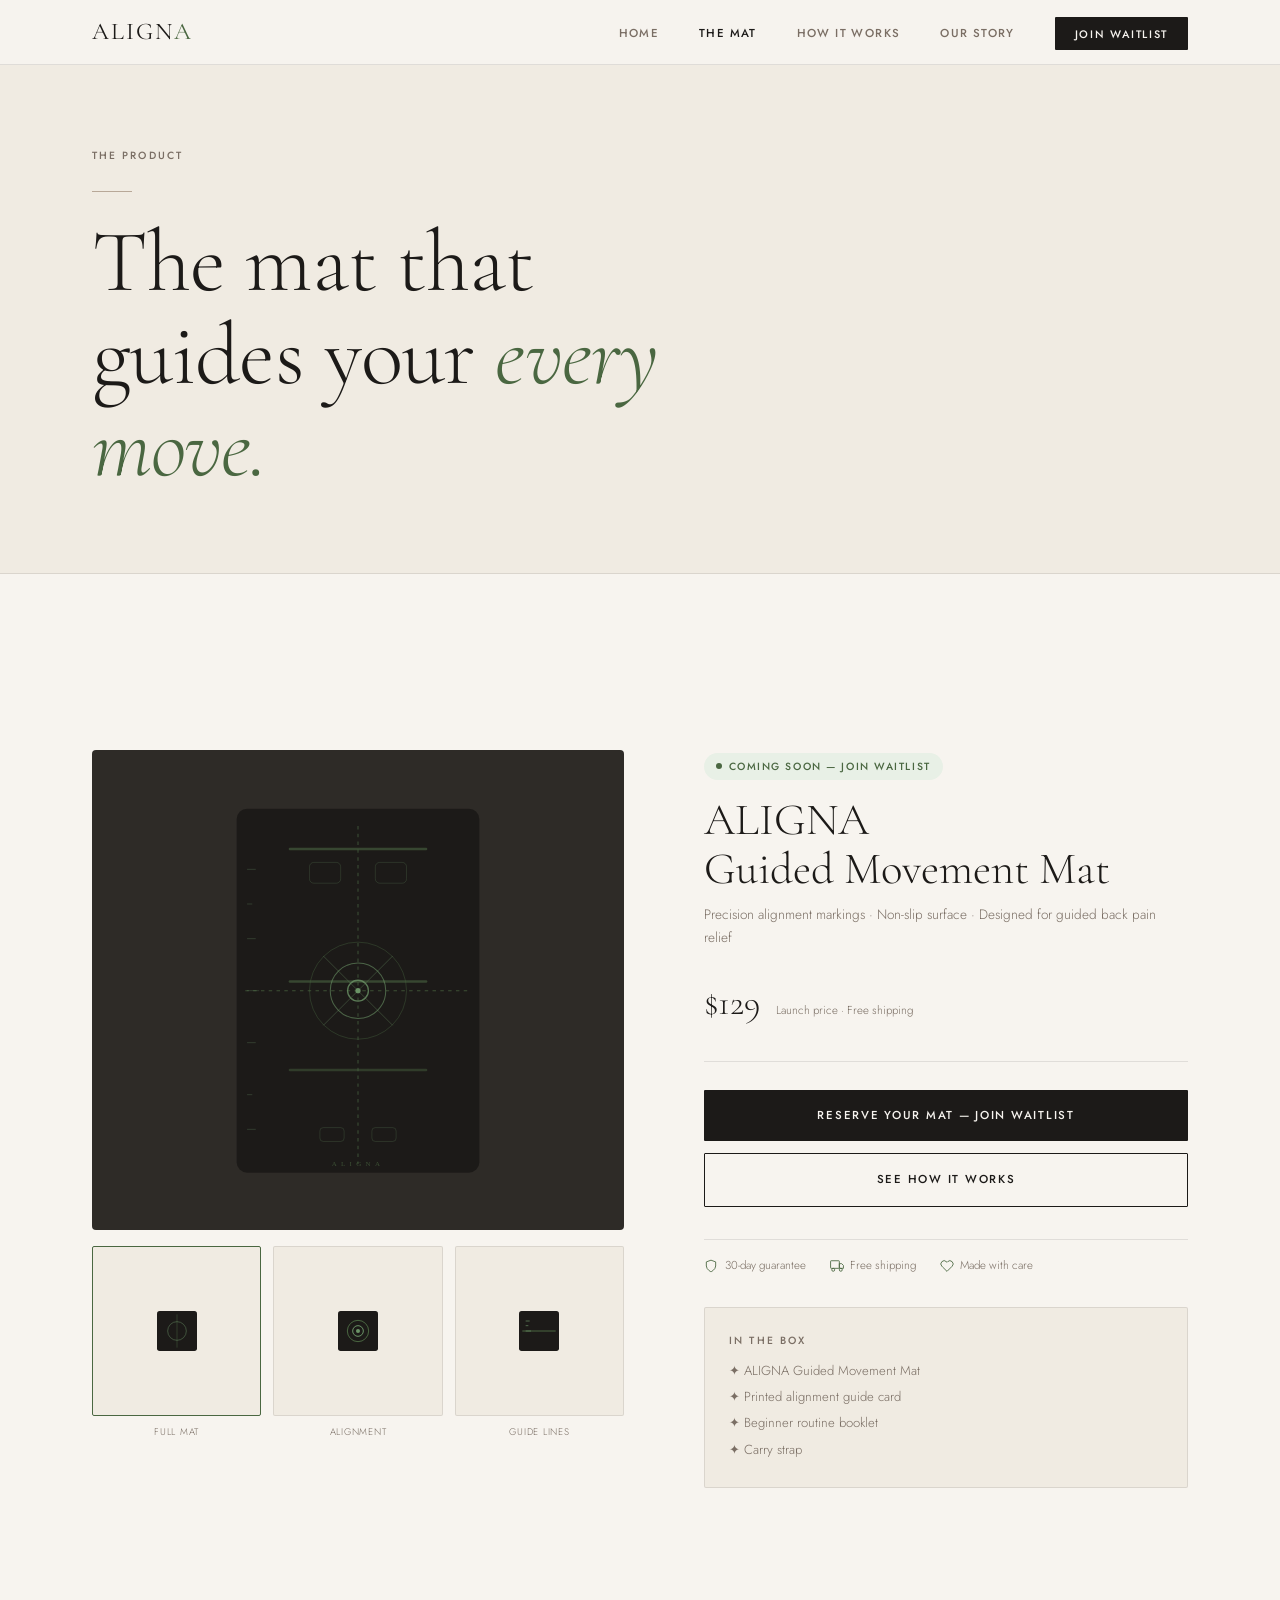
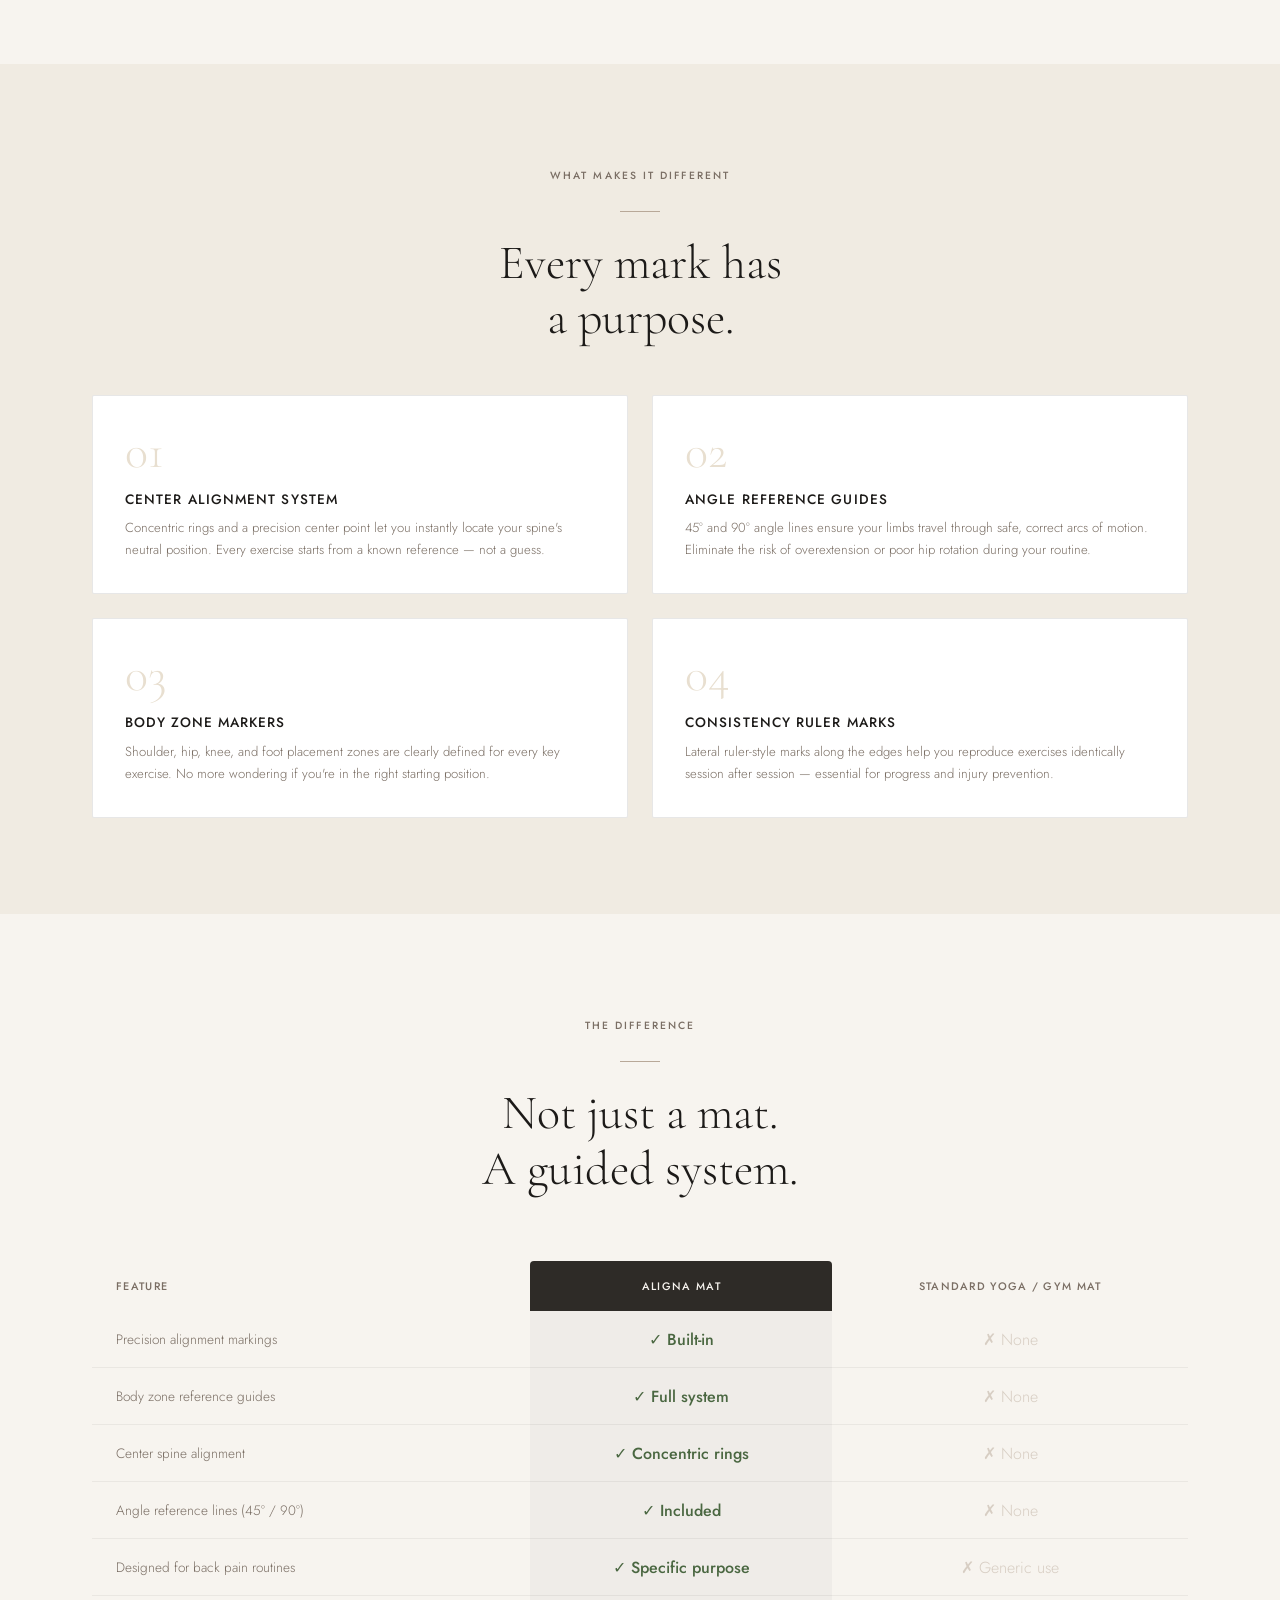
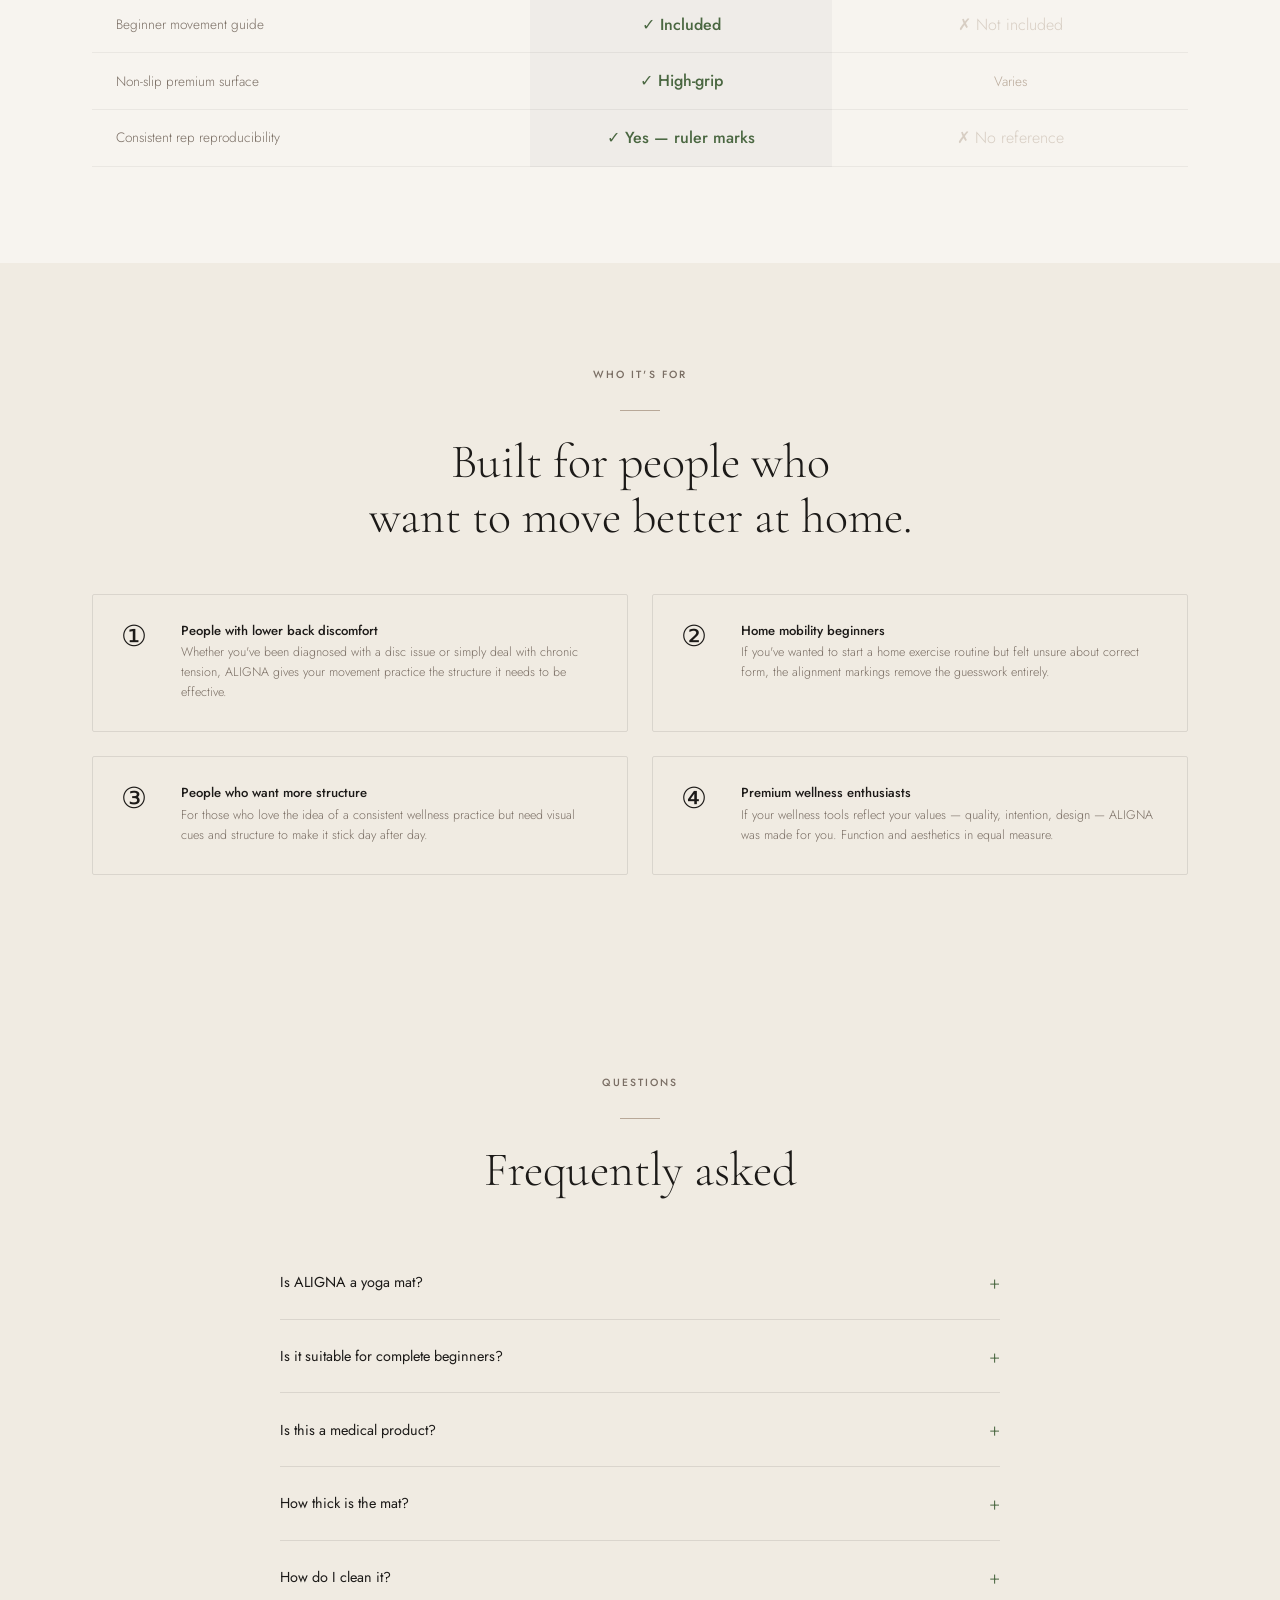
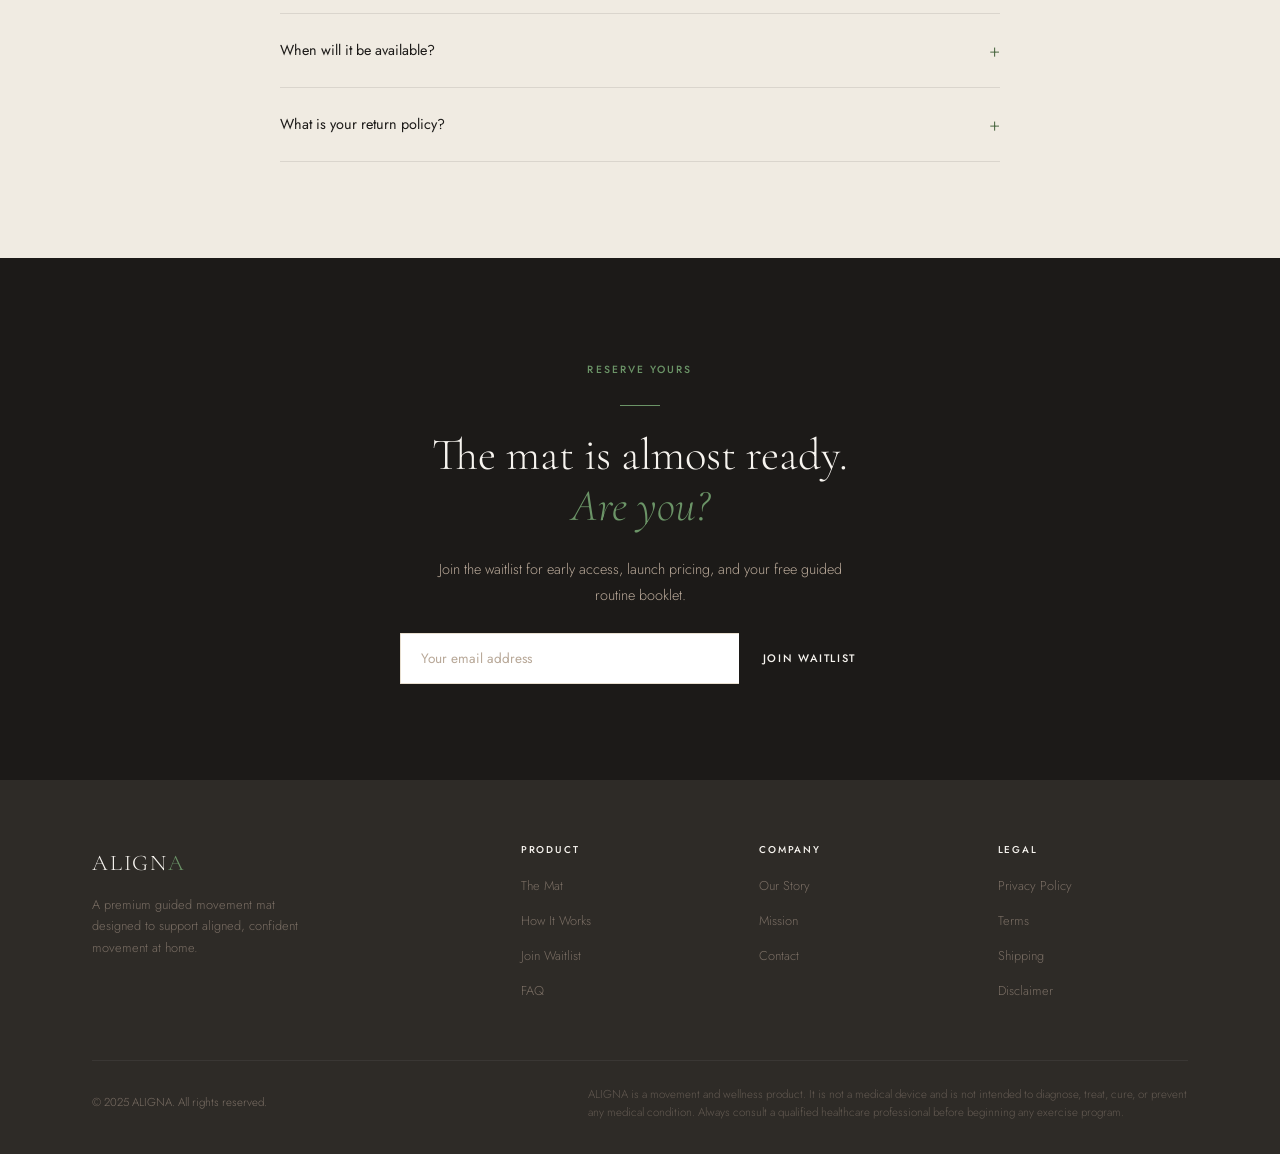
<file: the-mat.html>
<!DOCTYPE html>
<html lang="en">
<head>
<meta charset="UTF-8">
<meta name="viewport" content="width=device-width, initial-scale=1.0">
<meta name="description" content="The ALIGNA guided movement mat. Premium alignment markings, non-slip surface, designed for lower back pain relief exercises at home. Join the waitlist.">
<meta name="robots" content="index, follow">
<meta property="og:title" content="The ALIGNA Mat — Precision Alignment for Back Pain Relief">
<meta property="og:description" content="Premium exercise mat with built-in alignment guides. Designed for guided lower back pain relief routines at home.">
<meta property="og:type" content="product">
<link rel="canonical" href="https://www.alignamat.com/the-mat.html">
<title>The Mat — ALIGNA Guided Movement Mat</title>
<style>
/* ALIGNA — Global Stylesheet */

@import url('https://fonts.googleapis.com/css2?family=Cormorant+Garamond:ital,wght@0,300;0,400;0,500;1,300;1,400&family=Jost:wght@300;400;500;600&display=swap');

:root {
  --cream: #f7f4ef;
  --cream2: #f0ebe2;
  --sand: #e8dfd0;
  --bark: #b8a898;
  --stone: #7a6e64;
  --ink: #1c1a18;
  --ink2: #2e2b27;
  --accent: #4a6741;
  --accent2: #6b9467;
  --accent-light: #e8f0e6;
  --white: #ffffff;
  --line: rgba(28,26,24,0.1);
  --line2: rgba(28,26,24,0.06);
  --r: 2px;
  --max: 1160px;
  --serif: 'Cormorant Garamond', Georgia, serif;
  --sans: 'Jost', sans-serif;
}

*, *::before, *::after { box-sizing: border-box; margin: 0; padding: 0; }

html { scroll-behavior: smooth; font-size: 16px; }

body {
  background: var(--cream);
  color: var(--ink);
  font-family: var(--sans);
  font-weight: 300;
  line-height: 1.7;
  -webkit-font-smoothing: antialiased;
}

img { max-width: 100%; display: block; }
a { color: inherit; text-decoration: none; }

/* ── TYPOGRAPHY ── */
h1, h2, h3, h4 { font-family: var(--serif); font-weight: 400; line-height: 1.15; }

.display {
  font-family: var(--serif);
  font-size: clamp(3rem, 7vw, 5.5rem);
  font-weight: 300;
  line-height: 1.05;
  letter-spacing: -0.01em;
}

.display em { font-style: italic; color: var(--accent); }

h2.section-title {
  font-family: var(--serif);
  font-size: clamp(2rem, 4vw, 3rem);
  font-weight: 300;
}

.label {
  font-family: var(--sans);
  font-size: 0.65rem;
  font-weight: 500;
  letter-spacing: 0.2em;
  text-transform: uppercase;
  color: var(--stone);
}

.body-lg { font-size: 1.05rem; line-height: 1.8; }
.body-sm { font-size: 0.875rem; line-height: 1.7; }

/* ── LAYOUT ── */
.container { max-width: var(--max); margin: 0 auto; padding: 0 2rem; }
.section { padding: 6rem 0; }
.section-sm { padding: 4rem 0; }

/* ── NAV ── */
nav {
  position: fixed;
  top: 0; left: 0; right: 0;
  z-index: 100;
  background: rgba(247,244,239,0.92);
  backdrop-filter: blur(12px);
  -webkit-backdrop-filter: blur(12px);
  border-bottom: 1px solid var(--line);
  transition: all 0.3s;
}

.nav-inner {
  max-width: var(--max);
  margin: 0 auto;
  padding: 0 2rem;
  height: 64px;
  display: flex;
  align-items: center;
  justify-content: space-between;
}

.nav-logo {
  font-family: var(--serif);
  font-size: 1.5rem;
  font-weight: 400;
  letter-spacing: 0.08em;
  color: var(--ink);
}

.nav-logo span { color: var(--accent); }

.nav-links {
  display: flex;
  align-items: center;
  gap: 2.5rem;
  list-style: none;
}

.nav-links a {
  font-size: 0.72rem;
  font-weight: 500;
  letter-spacing: 0.12em;
  text-transform: uppercase;
  color: var(--stone);
  transition: color 0.2s;
}

.nav-links a:hover, .nav-links a.active { color: var(--ink); }

.nav-cta {
  background: var(--ink);
  color: var(--cream) !important;
  padding: 0.55rem 1.25rem;
  border-radius: 1px;
  font-size: 0.68rem !important;
  letter-spacing: 0.15em !important;
  transition: background 0.2s !important;
}

.nav-cta:hover { background: var(--accent) !important; color: var(--white) !important; }

.nav-mobile-btn {
  display: none;
  background: none;
  border: none;
  cursor: pointer;
  padding: 0.5rem;
  flex-direction: column;
  gap: 5px;
}

.nav-mobile-btn span {
  display: block;
  width: 22px;
  height: 1.5px;
  background: var(--ink);
  transition: all 0.3s;
}

.mobile-menu {
  display: none;
  position: fixed;
  top: 64px; left: 0; right: 0;
  background: var(--cream);
  border-bottom: 1px solid var(--line);
  padding: 1.5rem 2rem;
  z-index: 99;
  flex-direction: column;
  gap: 1.25rem;
}

.mobile-menu.open { display: flex; }

.mobile-menu a {
  font-size: 0.8rem;
  font-weight: 500;
  letter-spacing: 0.12em;
  text-transform: uppercase;
  color: var(--stone);
}

/* ── BUTTONS ── */
.btn {
  display: inline-flex;
  align-items: center;
  gap: 0.5rem;
  font-family: var(--sans);
  font-size: 0.72rem;
  font-weight: 500;
  letter-spacing: 0.15em;
  text-transform: uppercase;
  padding: 1rem 2.5rem;
  border-radius: 1px;
  border: none;
  cursor: pointer;
  transition: all 0.25s;
  text-decoration: none;
}

.btn-dark {
  background: var(--ink);
  color: var(--cream);
}

.btn-dark:hover { background: var(--accent); color: var(--white); }

.btn-outline {
  background: transparent;
  color: var(--ink);
  border: 1px solid var(--ink);
}

.btn-outline:hover { background: var(--ink); color: var(--cream); }

.btn-accent {
  background: var(--accent);
  color: var(--white);
}

.btn-accent:hover { background: var(--ink); }

/* ── DECORATIVE MAT SVG ── */
.mat-visual {
  width: 100%;
  max-width: 520px;
  margin: 0 auto;
}

/* ── DIVIDER ── */
.divider {
  width: 40px;
  height: 1px;
  background: var(--bark);
  margin: 1.5rem 0;
}

.divider-center { margin: 1.5rem auto; }

/* ── PILL ── */
.pill {
  display: inline-block;
  background: var(--accent-light);
  color: var(--accent);
  font-size: 0.65rem;
  font-weight: 500;
  letter-spacing: 0.15em;
  text-transform: uppercase;
  padding: 0.35rem 0.85rem;
  border-radius: 20px;
  margin-bottom: 1.25rem;
}

/* ── CARDS ── */
.card {
  background: var(--white);
  border: 1px solid var(--line);
  border-radius: var(--r);
  padding: 2rem;
}

/* ── FORM ── */
.email-form {
  display: flex;
  gap: 0;
  max-width: 480px;
}

.email-form input {
  flex: 1;
  background: var(--white);
  border: 1px solid var(--sand);
  border-right: none;
  color: var(--ink);
  font-family: var(--sans);
  font-size: 0.85rem;
  padding: 0.9rem 1.25rem;
  outline: none;
  border-radius: 1px 0 0 1px;
  transition: border-color 0.2s;
}

.email-form input:focus { border-color: var(--accent); }
.email-form input::placeholder { color: var(--bark); }

.email-form button {
  background: var(--ink);
  color: var(--cream);
  border: none;
  font-family: var(--sans);
  font-size: 0.68rem;
  font-weight: 500;
  letter-spacing: 0.15em;
  text-transform: uppercase;
  padding: 0.9rem 1.5rem;
  cursor: pointer;
  border-radius: 0 1px 1px 0;
  transition: background 0.2s;
  white-space: nowrap;
}

.email-form button:hover { background: var(--accent); }

/* ── FOOTER ── */
footer {
  background: var(--ink2);
  color: var(--bark);
  padding: 4rem 0 2rem;
}

.footer-grid {
  display: grid;
  grid-template-columns: 2fr 1fr 1fr 1fr;
  gap: 3rem;
  margin-bottom: 3rem;
}

.footer-brand { }
.footer-logo {
  font-family: var(--serif);
  font-size: 1.4rem;
  color: var(--cream);
  letter-spacing: 0.08em;
  margin-bottom: 0.75rem;
}

.footer-logo span { color: var(--accent2); }
.footer-tagline { font-size: 0.8rem; color: var(--stone); line-height: 1.7; max-width: 220px; }

.footer-col h4 {
  font-family: var(--sans);
  font-size: 0.62rem;
  font-weight: 500;
  letter-spacing: 0.18em;
  text-transform: uppercase;
  color: var(--cream);
  margin-bottom: 1rem;
}

.footer-col ul { list-style: none; }
.footer-col ul li { margin-bottom: 0.5rem; }
.footer-col ul li a { font-size: 0.8rem; color: var(--stone); transition: color 0.2s; }
.footer-col ul li a:hover { color: var(--cream); }

.footer-bottom {
  border-top: 1px solid rgba(255,255,255,0.06);
  padding-top: 1.5rem;
  display: flex;
  align-items: center;
  justify-content: space-between;
  flex-wrap: wrap;
  gap: 1rem;
}

.footer-bottom p { font-size: 0.72rem; color: var(--stone); }
.footer-disclaimer { font-size: 0.65rem; color: var(--stone); opacity: 0.7; max-width: 600px; line-height: 1.6; }

/* ── ANIMATIONS ── */
@keyframes fadeUp {
  from { opacity: 0; transform: translateY(24px); }
  to { opacity: 1; transform: translateY(0); }
}

@keyframes fadeIn {
  from { opacity: 0; }
  to { opacity: 1; }
}

@keyframes drawLine {
  from { stroke-dashoffset: 1000; }
  to { stroke-dashoffset: 0; }
}

.fade-up { animation: fadeUp 0.8s ease both; }
.fade-up-2 { animation: fadeUp 0.8s 0.15s ease both; }
.fade-up-3 { animation: fadeUp 0.8s 0.3s ease both; }
.fade-up-4 { animation: fadeUp 0.8s 0.45s ease both; }
.fade-in { animation: fadeIn 1s ease both; }

/* Scroll reveal */
.reveal {
  opacity: 0;
  transform: translateY(30px);
  transition: opacity 0.7s ease, transform 0.7s ease;
}
.reveal.visible { opacity: 1; transform: none; }

/* ── RESPONSIVE ── */
@media (max-width: 900px) {
  .nav-links { display: none; }
  .nav-mobile-btn { display: flex; }
  .footer-grid { grid-template-columns: 1fr 1fr; gap: 2rem; }
  .section { padding: 4rem 0; }
}

@media (max-width: 600px) {
  .container { padding: 0 1.25rem; }
  .footer-grid { grid-template-columns: 1fr; }
  .email-form { flex-direction: column; }
  .email-form input { border-right: 1px solid var(--sand); border-bottom: none; border-radius: 1px 1px 0 0; }
  .email-form button { border-radius: 0 0 1px 1px; padding: 0.9rem; }
}

</style>
<style>
/* THE MAT PAGE */
.page-hero {
  padding: 140px 0 80px;
  background: var(--cream2);
  border-bottom: 1px solid var(--line);
}

.product-layout {
  display: grid;
  grid-template-columns: 1.1fr 1fr;
  gap: 5rem;
  align-items: start;
  padding: 5rem 0;
}

.product-gallery {
  position: sticky;
  top: 90px;
}

.main-product-view {
  background: var(--ink2);
  border-radius: 4px;
  padding: 3rem;
  margin-bottom: 1rem;
  display: flex;
  align-items: center;
  justify-content: center;
  min-height: 480px;
}

.product-thumbnails {
  display: grid;
  grid-template-columns: repeat(3, 1fr);
  gap: 0.75rem;
}

.thumb {
  background: var(--cream2);
  border: 1px solid var(--line);
  border-radius: 2px;
  padding: 1rem;
  display: flex;
  align-items: center;
  justify-content: center;
  aspect-ratio: 1;
  cursor: pointer;
  transition: border-color 0.2s;
}

.thumb:hover, .thumb.active { border-color: var(--accent); }
.thumb-label { font-size: 0.6rem; text-align: center; color: var(--stone); margin-top: 0.5rem; letter-spacing: 0.08em; text-transform: uppercase; }

/* PRODUCT INFO */
.product-badge {
  display: inline-flex;
  align-items: center;
  gap: 0.4rem;
  background: var(--accent-light);
  color: var(--accent);
  font-size: 0.65rem;
  font-weight: 500;
  letter-spacing: 0.15em;
  text-transform: uppercase;
  padding: 0.3rem 0.75rem;
  border-radius: 20px;
  margin-bottom: 1rem;
}

.product-badge::before { content: ''; width: 6px; height: 6px; border-radius: 50%; background: var(--accent); animation: pulse 2s infinite; }

@keyframes pulse { 0%,100%{opacity:1} 50%{opacity:0.4} }

.product-name {
  font-family: var(--serif);
  font-size: clamp(2rem, 4vw, 2.8rem);
  font-weight: 300;
  line-height: 1.1;
  margin-bottom: 0.5rem;
}

.product-tagline { font-size: 0.85rem; color: var(--stone); margin-bottom: 1.5rem; }

.product-price {
  display: flex;
  align-items: baseline;
  gap: 1rem;
  margin-bottom: 1.75rem;
  padding-bottom: 1.75rem;
  border-bottom: 1px solid var(--line);
}

.price-main {
  font-family: var(--serif);
  font-size: 2.2rem;
  font-weight: 300;
  color: var(--ink);
}

.price-note { font-size: 0.72rem; color: var(--stone); }

.product-actions { display: flex; flex-direction: column; gap: 0.75rem; margin-bottom: 2rem; }
.product-actions .btn { width: 100%; justify-content: center; }

.product-assurances {
  display: flex;
  gap: 1.5rem;
  flex-wrap: wrap;
  padding-top: 1rem;
  border-top: 1px solid var(--line);
}

.assurance {
  display: flex;
  align-items: center;
  gap: 0.4rem;
  font-size: 0.72rem;
  color: var(--stone);
}

.assurance svg { width: 14px; height: 14px; stroke: var(--accent); fill: none; stroke-width: 1.5; flex-shrink: 0; }

/* FEATURES DEEP DIVE */
.features-section { background: var(--cream2); }

.features-deep {
  display: grid;
  grid-template-columns: 1fr 1fr;
  gap: 1.5rem;
  margin-top: 3rem;
}

.feature-deep-card {
  background: var(--white);
  border: 1px solid var(--line);
  border-radius: 2px;
  padding: 2rem;
  transition: border-color 0.25s;
}

.feature-deep-card:hover { border-color: var(--accent); }

.feature-deep-num {
  font-family: var(--serif);
  font-size: 3rem;
  font-weight: 300;
  color: var(--sand);
  line-height: 1;
  margin-bottom: 1rem;
}

.feature-deep-card h3 {
  font-family: var(--sans);
  font-size: 0.85rem;
  font-weight: 500;
  text-transform: uppercase;
  letter-spacing: 0.08em;
  margin-bottom: 0.6rem;
}

.feature-deep-card p { font-size: 0.82rem; color: var(--stone); line-height: 1.7; }

/* COMPARISON */
.comparison-section { }

.comparison-table {
  width: 100%;
  border-collapse: collapse;
  margin-top: 3rem;
  font-size: 0.85rem;
}

.comparison-table th {
  padding: 1rem 1.5rem;
  text-align: left;
  font-family: var(--sans);
  font-size: 0.68rem;
  font-weight: 500;
  letter-spacing: 0.12em;
  text-transform: uppercase;
}

.comparison-table th:first-child { width: 40%; color: var(--stone); }
.comparison-table th:nth-child(2) { background: var(--ink2); color: var(--cream); text-align: center; border-radius: 4px 4px 0 0; }
.comparison-table th:last-child { color: var(--stone); text-align: center; }

.comparison-table td {
  padding: 0.9rem 1.5rem;
  border-bottom: 1px solid var(--line2);
  color: var(--stone);
}

.comparison-table td:nth-child(2) {
  background: rgba(28,26,24,0.03);
  text-align: center;
  font-weight: 500;
  color: var(--accent);
}

.comparison-table td:last-child { text-align: center; color: var(--bark); }

.check { color: var(--accent); font-size: 1rem; }
.cross { color: var(--bark); opacity: 0.5; font-size: 1rem; }

/* FOR WHO */
.who-grid {
  display: grid;
  grid-template-columns: repeat(2, 1fr);
  gap: 1.5rem;
  margin-top: 3rem;
}

.who-card {
  border: 1px solid var(--line);
  border-radius: 2px;
  padding: 1.75rem;
  display: flex;
  gap: 1rem;
  align-items: flex-start;
  transition: border-color 0.2s;
}

.who-card:hover { border-color: var(--accent); }

.who-icon {
  font-family: var(--serif);
  font-size: 1.8rem;
  line-height: 1;
  flex-shrink: 0;
  width: 44px;
}

.who-card h3 { font-family: var(--sans); font-size: 0.82rem; font-weight: 500; margin-bottom: 0.35rem; }
.who-card p { font-size: 0.78rem; color: var(--stone); line-height: 1.6; }

/* FAQ */
.faq-section { background: var(--cream2); }
.faq-list { max-width: 720px; margin: 3rem auto 0; }

.faq-item {
  border-bottom: 1px solid var(--line);
}

.faq-q {
  display: flex;
  align-items: center;
  justify-content: space-between;
  padding: 1.25rem 0;
  cursor: pointer;
  font-size: 0.9rem;
  font-weight: 400;
  color: var(--ink);
  gap: 1rem;
  user-select: none;
}

.faq-q:hover { color: var(--accent); }
.faq-icon { font-size: 1.2rem; color: var(--accent); flex-shrink: 0; font-weight: 300; }

.faq-a {
  max-height: 0;
  overflow: hidden;
  transition: max-height 0.35s ease;
}

.faq-a-inner {
  padding-bottom: 1.25rem;
  font-size: 0.85rem;
  color: var(--stone);
  line-height: 1.8;
}

@media (max-width: 900px) {
  .product-layout { grid-template-columns: 1fr; }
  .product-gallery { position: static; }
  .features-deep { grid-template-columns: 1fr; }
  .who-grid { grid-template-columns: 1fr; }
}
</style>
</head>
<body>

<nav>
  <div class="nav-inner">
    <a href="index.html" class="nav-logo">ALIGN<span>A</span></a>
    <ul class="nav-links">
      <li><a href="index.html">Home</a></li>
      <li><a href="the-mat.html">The Mat</a></li>
      <li><a href="how-it-works.html">How It Works</a></li>
      <li><a href="our-story.html">Our Story</a></li>
      <li><a href="index.html#waitlist" class="nav-cta">Join Waitlist</a></li>
    </ul>
    <button class="nav-mobile-btn" aria-label="Menu"><span></span><span></span><span></span></button>
  </div>
</nav>
<div class="mobile-menu">
  <a href="index.html">Home</a><a href="the-mat.html">The Mat</a>
  <a href="how-it-works.html">How It Works</a><a href="our-story.html">Our Story</a>
  <a href="index.html#waitlist">Join Waitlist</a>
</div>

<main>

<section class="page-hero">
  <div class="container">
    <span class="label">The product</span>
    <div class="divider"></div>
    <h1 class="display fade-up" style="max-width:600px">The mat that<br>guides your <em>every move.</em></h1>
  </div>
</section>

<!-- PRODUCT -->
<section class="section">
  <div class="container">
    <div class="product-layout">

      <!-- Gallery -->
      <div class="product-gallery reveal">
        <div class="main-product-view">
          <svg viewBox="0 0 300 440" fill="none" xmlns="http://www.w3.org/2000/svg" style="max-width:260px">
            <rect x="10" y="10" width="280" height="420" rx="12" fill="#1c1a18"/>
            <line x1="150" y1="30" x2="150" y2="420" stroke="#4a6741" stroke-width="1.2" opacity="0.7" stroke-dasharray="4 5"/>
            <line x1="20" y1="220" x2="280" y2="220" stroke="#4a6741" stroke-width="1.2" opacity="0.7" stroke-dasharray="4 5"/>
            <rect x="70" y="55" width="160" height="3" rx="1.5" fill="#4a6741" opacity="0.6"/>
            <rect x="70" y="208" width="160" height="3" rx="1.5" fill="#4a6741" opacity="0.6"/>
            <rect x="70" y="310" width="160" height="3" rx="1.5" fill="#4a6741" opacity="0.45"/>
            <circle cx="150" cy="220" r="56" stroke="#4a6741" stroke-width="1" opacity="0.45"/>
            <circle cx="150" cy="220" r="32" stroke="#6b9467" stroke-width="1.2" opacity="0.6"/>
            <circle cx="150" cy="220" r="12" stroke="#6b9467" stroke-width="1.5" opacity="0.8"/>
            <circle cx="150" cy="220" r="3" fill="#6b9467"/>
            <line x1="110" y1="180" x2="150" y2="220" stroke="#6b9467" stroke-width="0.8" opacity="0.5"/>
            <line x1="190" y1="180" x2="150" y2="220" stroke="#6b9467" stroke-width="0.8" opacity="0.5"/>
            <line x1="110" y1="260" x2="150" y2="220" stroke="#6b9467" stroke-width="0.8" opacity="0.5"/>
            <line x1="190" y1="260" x2="150" y2="220" stroke="#6b9467" stroke-width="0.8" opacity="0.5"/>
            <g opacity="0.4" stroke="#6b9467" stroke-width="0.8">
              <line x1="22" y1="80" x2="32" y2="80"/><line x1="22" y1="120" x2="28" y2="120"/>
              <line x1="22" y1="160" x2="32" y2="160"/><line x1="22" y1="220" x2="36" y2="220"/>
              <line x1="22" y1="280" x2="32" y2="280"/><line x1="22" y1="340" x2="28" y2="340"/>
              <line x1="22" y1="380" x2="32" y2="380"/>
            </g>
            <rect x="94" y="72" width="36" height="24" rx="5" stroke="#6b9467" stroke-width="0.8" opacity="0.3"/>
            <rect x="170" y="72" width="36" height="24" rx="5" stroke="#6b9467" stroke-width="0.8" opacity="0.3"/>
            <rect x="106" y="378" width="28" height="16" rx="4" stroke="#6b9467" stroke-width="0.8" opacity="0.3"/>
            <rect x="166" y="378" width="28" height="16" rx="4" stroke="#6b9467" stroke-width="0.8" opacity="0.3"/>
            <text x="150" y="422" text-anchor="middle" font-family="Georgia" font-size="8" fill="#4a6741" opacity="0.7" letter-spacing="5">ALIGNA</text>
          </svg>
        </div>
        <div class="product-thumbnails">
          <div>
            <div class="thumb active">
              <svg viewBox="0 0 60 60" width="40" fill="none"><rect width="60" height="60" rx="4" fill="#1c1a18"/><line x1="30" y1="5" x2="30" y2="55" stroke="#4a6741" stroke-width="1" opacity="0.7"/><circle cx="30" cy="30" r="14" stroke="#6b9467" stroke-width="1" opacity="0.7"/></svg>
            </div>
            <div class="thumb-label">Full mat</div>
          </div>
          <div>
            <div class="thumb">
              <svg viewBox="0 0 60 60" width="40" fill="none"><rect width="60" height="60" rx="4" fill="#1c1a18"/><circle cx="30" cy="30" r="16" stroke="#4a6741" stroke-width="1.5"/><circle cx="30" cy="30" r="8" stroke="#6b9467" stroke-width="1.5"/><circle cx="30" cy="30" r="3" fill="#6b9467"/></svg>
            </div>
            <div class="thumb-label">Alignment</div>
          </div>
          <div>
            <div class="thumb">
              <svg viewBox="0 0 60 60" width="40" fill="none"><rect width="60" height="60" rx="4" fill="#1c1a18"/><line x1="5" y1="30" x2="55" y2="30" stroke="#4a6741" stroke-width="1.5"/><line x1="10" y1="15" x2="16" y2="15" stroke="#6b9467" stroke-width="1"/><line x1="10" y1="22" x2="14" y2="22" stroke="#6b9467" stroke-width="1"/><line x1="10" y1="30" x2="18" y2="30" stroke="#6b9467" stroke-width="1"/></svg>
            </div>
            <div class="thumb-label">Guide lines</div>
          </div>
        </div>
      </div>

      <!-- Product info -->
      <div class="reveal">
        <div class="product-badge">Coming soon — join waitlist</div>
        <h1 class="product-name">ALIGNA<br>Guided Movement Mat</h1>
        <p class="product-tagline">Precision alignment markings · Non-slip surface · Designed for guided back pain relief</p>

        <div class="product-price">
          <span class="price-main">$129</span>
          <span class="price-note">Launch price · Free shipping</span>
        </div>

        <div class="product-actions">
          <a href="index.html#waitlist" class="btn btn-dark">Reserve Your Mat — Join Waitlist</a>
          <a href="how-it-works.html" class="btn btn-outline">See How It Works</a>
        </div>

        <div class="product-assurances">
          <div class="assurance">
            <svg viewBox="0 0 24 24"><path d="M12 22s8-4 8-10V5l-8-3-8 3v7c0 6 8 10 8 10z"/></svg>
            30-day guarantee
          </div>
          <div class="assurance">
            <svg viewBox="0 0 24 24"><rect x="1" y="3" width="15" height="13" rx="1"/><path d="M16 8h4l3 3v5h-7V8z"/><circle cx="5.5" cy="18.5" r="2.5"/><circle cx="18.5" cy="18.5" r="2.5"/></svg>
            Free shipping
          </div>
          <div class="assurance">
            <svg viewBox="0 0 24 24"><path d="M20.84 4.61a5.5 5.5 0 0 0-7.78 0L12 5.67l-1.06-1.06a5.5 5.5 0 0 0-7.78 7.78l1.06 1.06L12 21.23l7.78-7.78 1.06-1.06a5.5 5.5 0 0 0 0-7.78z"/></svg>
            Made with care
          </div>
        </div>

        <div style="margin-top:2rem;padding:1.5rem;background:var(--cream2);border-radius:2px;border:1px solid var(--line)">
          <p class="label" style="margin-bottom:0.5rem">In the box</p>
          <ul style="list-style:none;font-size:0.82rem;color:var(--stone);line-height:2">
            <li>✦ ALIGNA Guided Movement Mat</li>
            <li>✦ Printed alignment guide card</li>
            <li>✦ Beginner routine booklet</li>
            <li>✦ Carry strap</li>
          </ul>
        </div>
      </div>
    </div>
  </div>
</section>

<!-- FEATURES DEEP -->
<section class="features-section section">
  <div class="container">
    <div class="reveal" style="text-align:center">
      <span class="label">What makes it different</span>
      <div class="divider divider-center"></div>
      <h2 class="section-title">Every mark has<br>a purpose.</h2>
    </div>
    <div class="features-deep">
      <div class="feature-deep-card reveal" data-delay="0">
        <div class="feature-deep-num">01</div>
        <h3>Center alignment system</h3>
        <p>Concentric rings and a precision center point let you instantly locate your spine's neutral position. Every exercise starts from a known reference — not a guess.</p>
      </div>
      <div class="feature-deep-card reveal" data-delay="100">
        <div class="feature-deep-num">02</div>
        <h3>Angle reference guides</h3>
        <p>45° and 90° angle lines ensure your limbs travel through safe, correct arcs of motion. Eliminate the risk of overextension or poor hip rotation during your routine.</p>
      </div>
      <div class="feature-deep-card reveal" data-delay="200">
        <div class="feature-deep-num">03</div>
        <h3>Body zone markers</h3>
        <p>Shoulder, hip, knee, and foot placement zones are clearly defined for every key exercise. No more wondering if you're in the right starting position.</p>
      </div>
      <div class="feature-deep-card reveal" data-delay="300">
        <div class="feature-deep-num">04</div>
        <h3>Consistency ruler marks</h3>
        <p>Lateral ruler-style marks along the edges help you reproduce exercises identically session after session — essential for progress and injury prevention.</p>
      </div>
    </div>
  </div>
</section>

<!-- COMPARISON -->
<section class="section">
  <div class="container">
    <div class="reveal" style="text-align:center">
      <span class="label">The difference</span>
      <div class="divider divider-center"></div>
      <h2 class="section-title">Not just a mat.<br>A guided system.</h2>
    </div>
    <div class="reveal" style="overflow-x:auto;margin-top:1rem">
      <table class="comparison-table">
        <thead>
          <tr>
            <th>Feature</th>
            <th>ALIGNA Mat</th>
            <th>Standard yoga / gym mat</th>
          </tr>
        </thead>
        <tbody>
          <tr><td>Precision alignment markings</td><td><span class="check">✓ Built-in</span></td><td><span class="cross">✗ None</span></td></tr>
          <tr><td>Body zone reference guides</td><td><span class="check">✓ Full system</span></td><td><span class="cross">✗ None</span></td></tr>
          <tr><td>Center spine alignment</td><td><span class="check">✓ Concentric rings</span></td><td><span class="cross">✗ None</span></td></tr>
          <tr><td>Angle reference lines (45° / 90°)</td><td><span class="check">✓ Included</span></td><td><span class="cross">✗ None</span></td></tr>
          <tr><td>Designed for back pain routines</td><td><span class="check">✓ Specific purpose</span></td><td><span class="cross">✗ Generic use</span></td></tr>
          <tr><td>Beginner movement guide</td><td><span class="check">✓ Included</span></td><td><span class="cross">✗ Not included</span></td></tr>
          <tr><td>Non-slip premium surface</td><td><span class="check">✓ High-grip</span></td><td>Varies</td></tr>
          <tr><td>Consistent rep reproducibility</td><td><span class="check">✓ Yes — ruler marks</span></td><td><span class="cross">✗ No reference</span></td></tr>
        </tbody>
      </table>
    </div>
  </div>
</section>

<!-- WHO IT'S FOR -->
<section class="section" style="background:var(--cream2)">
  <div class="container">
    <div class="reveal" style="text-align:center">
      <span class="label">Who it's for</span>
      <div class="divider divider-center"></div>
      <h2 class="section-title">Built for people who<br>want to move better at home.</h2>
    </div>
    <div class="who-grid">
      <div class="who-card reveal" data-delay="0">
        <div class="who-icon">①</div>
        <div>
          <h3>People with lower back discomfort</h3>
          <p>Whether you've been diagnosed with a disc issue or simply deal with chronic tension, ALIGNA gives your movement practice the structure it needs to be effective.</p>
        </div>
      </div>
      <div class="who-card reveal" data-delay="100">
        <div class="who-icon">②</div>
        <div>
          <h3>Home mobility beginners</h3>
          <p>If you've wanted to start a home exercise routine but felt unsure about correct form, the alignment markings remove the guesswork entirely.</p>
        </div>
      </div>
      <div class="who-card reveal" data-delay="200">
        <div class="who-icon">③</div>
        <div>
          <h3>People who want more structure</h3>
          <p>For those who love the idea of a consistent wellness practice but need visual cues and structure to make it stick day after day.</p>
        </div>
      </div>
      <div class="who-card reveal" data-delay="300">
        <div class="who-icon">④</div>
        <div>
          <h3>Premium wellness enthusiasts</h3>
          <p>If your wellness tools reflect your values — quality, intention, design — ALIGNA was made for you. Function and aesthetics in equal measure.</p>
        </div>
      </div>
    </div>
  </div>
</section>

<!-- FAQ -->
<section class="faq-section section" id="faq">
  <div class="container">
    <div class="reveal" style="text-align:center">
      <span class="label">Questions</span>
      <div class="divider divider-center"></div>
      <h2 class="section-title">Frequently asked</h2>
    </div>
    <div class="faq-list">
      <div class="faq-item reveal">
        <div class="faq-q"><span>Is ALIGNA a yoga mat?</span><span class="faq-icon">+</span></div>
        <div class="faq-a"><div class="faq-a-inner">No. While ALIGNA can be used for yoga, it was specifically designed for guided movement routines — particularly exercises that support lower back health and alignment. The markings are calibrated for this purpose, not for general yoga practice.</div></div>
      </div>
      <div class="faq-item reveal">
        <div class="faq-q"><span>Is it suitable for complete beginners?</span><span class="faq-icon">+</span></div>
        <div class="faq-a"><div class="faq-a-inner">Absolutely. The alignment markings were designed precisely for beginners who need visual reference. You don't need prior experience — the mat guides you through correct positioning from your very first session.</div></div>
      </div>
      <div class="faq-item reveal">
        <div class="faq-q"><span>Is this a medical product?</span><span class="faq-icon">+</span></div>
        <div class="faq-a"><div class="faq-a-inner">No. ALIGNA is a wellness and movement product. It is not a medical device and is not intended to diagnose, treat, cure, or prevent any medical condition. We always recommend consulting a qualified healthcare professional before beginning any new exercise program, especially if you have a diagnosed condition.</div></div>
      </div>
      <div class="faq-item reveal">
        <div class="faq-q"><span>How thick is the mat?</span><span class="faq-icon">+</span></div>
        <div class="faq-a"><div class="faq-a-inner">ALIGNA is designed with a 6mm premium density layer — thick enough for joint cushioning during floor exercises, firm enough to maintain stability during movement. Full specifications will be published at launch.</div></div>
      </div>
      <div class="faq-item reveal">
        <div class="faq-q"><span>How do I clean it?</span><span class="faq-icon">+</span></div>
        <div class="faq-a"><div class="faq-a-inner">ALIGNA's surface is easy to maintain. Wipe down with a damp cloth and mild soap after use. The alignment markings are printed into the material — not surface-applied — so they will not fade or wear with regular cleaning.</div></div>
      </div>
      <div class="faq-item reveal">
        <div class="faq-q"><span>When will it be available?</span><span class="faq-icon">+</span></div>
        <div class="faq-a"><div class="faq-a-inner">ALIGNA is launching soon. Waitlist members will be the first to know the exact date, will receive priority access, and will have access to early launch pricing. Join the waitlist to secure your place.</div></div>
      </div>
      <div class="faq-item reveal">
        <div class="faq-q"><span>What is your return policy?</span><span class="faq-icon">+</span></div>
        <div class="faq-a"><div class="faq-a-inner">We offer a 30-day satisfaction guarantee. If you are not happy with your ALIGNA mat for any reason, contact us within 30 days of delivery and we will arrange a return. Full details will be available at launch.</div></div>
      </div>
    </div>
  </div>
</section>

<!-- FINAL CTA -->
<section class="email-section section" style="background:var(--ink)">
  <div class="container" style="text-align:center">
    <div class="reveal">
      <span class="label" style="color:var(--accent2)">Reserve yours</span>
      <div class="divider divider-center" style="background:var(--accent2)"></div>
      <h2 class="section-title" style="color:var(--cream);font-size:clamp(1.8rem,3.5vw,2.8rem)">The mat is almost ready.<br><em style="color:var(--accent2)">Are you?</em></h2>
      <p style="color:var(--bark);margin:1.5rem auto;max-width:440px;font-size:0.9rem;line-height:1.8">Join the waitlist for early access, launch pricing, and your free guided routine booklet.</p>
      <form class="email-form" style="margin:0 auto" onsubmit="return false">
        <input type="email" placeholder="Your email address" autocomplete="email" required>
        <button type="submit">Join Waitlist</button>
      </form>
    </div>
  </div>
</section>

</main>

<footer>
  <div class="container">
    <div class="footer-grid">
      <div class="footer-brand">
        <div class="footer-logo">ALIGN<span>A</span></div>
        <p class="footer-tagline">A premium guided movement mat designed to support aligned, confident movement at home.</p>
      </div>
      <div class="footer-col"><h4>Product</h4><ul><li><a href="the-mat.html">The Mat</a></li><li><a href="how-it-works.html">How It Works</a></li><li><a href="index.html#waitlist">Join Waitlist</a></li><li><a href="#faq">FAQ</a></li></ul></div>
      <div class="footer-col"><h4>Company</h4><ul><li><a href="our-story.html">Our Story</a></li><li><a href="our-story.html#mission">Mission</a></li><li><a href="our-story.html#contact">Contact</a></li></ul></div>
      <div class="footer-col"><h4>Legal</h4><ul><li><a href="legal.html#privacy">Privacy Policy</a></li><li><a href="legal.html#terms">Terms</a></li><li><a href="legal.html#shipping">Shipping</a></li><li><a href="legal.html#disclaimer">Disclaimer</a></li></ul></div>
    </div>
    <div class="footer-bottom">
      <p>© 2025 ALIGNA. All rights reserved.</p>
      <p class="footer-disclaimer">ALIGNA is a movement and wellness product. It is not a medical device and is not intended to diagnose, treat, cure, or prevent any medical condition. Always consult a qualified healthcare professional before beginning any exercise program.</p>
    </div>
  </div>
</footer>

<script>
// ALIGNA — Shared JavaScript

// Mobile menu
const mobileBtn = document.querySelector('.nav-mobile-btn');
const mobileMenu = document.querySelector('.mobile-menu');
if (mobileBtn && mobileMenu) {
  mobileBtn.addEventListener('click', () => {
    mobileMenu.classList.toggle('open');
  });
  document.addEventListener('click', e => {
    if (!mobileBtn.contains(e.target) && !mobileMenu.contains(e.target)) {
      mobileMenu.classList.remove('open');
    }
  });
}

// Active nav link
const currentPage = window.location.pathname.split('/').pop() || 'index.html';
document.querySelectorAll('.nav-links a, .mobile-menu a').forEach(link => {
  if (link.getAttribute('href') === currentPage) link.classList.add('active');
});

// Scroll reveal
const revealObserver = new IntersectionObserver((entries) => {
  entries.forEach((entry, i) => {
    if (entry.isIntersecting) {
      entry.target.style.transitionDelay = (entry.target.dataset.delay || 0) + 'ms';
      entry.target.classList.add('visible');
      revealObserver.unobserve(entry.target);
    }
  });
}, { threshold: 0.12 });

document.querySelectorAll('.reveal').forEach(el => revealObserver.observe(el));

// Email form handler
document.querySelectorAll('.email-form').forEach(form => {
  form.addEventListener('submit', e => {
    e.preventDefault();
    const input = form.querySelector('input[type="email"]');
    const btn = form.querySelector('button');
    if (!input.value || !input.value.includes('@')) {
      input.style.borderColor = '#c94040';
      setTimeout(() => input.style.borderColor = '', 2000);
      return;
    }
    // Replace this with your actual email service (Mailchimp, ConvertKit, etc.)
    btn.textContent = 'Thank you!';
    btn.style.background = '#4a6741';
    input.value = '';
    setTimeout(() => {
      btn.textContent = 'Join Waitlist';
      btn.style.background = '';
    }, 4000);
  });
});

// FAQ accordion
document.querySelectorAll('.faq-item').forEach(item => {
  const q = item.querySelector('.faq-q');
  const a = item.querySelector('.faq-a');
  const icon = item.querySelector('.faq-icon');
  if (q && a) {
    q.addEventListener('click', () => {
      const open = item.classList.contains('open');
      document.querySelectorAll('.faq-item').forEach(i => {
        i.classList.remove('open');
        const ia = i.querySelector('.faq-a');
        const ii = i.querySelector('.faq-icon');
        if (ia) ia.style.maxHeight = null;
        if (ii) ii.textContent = '+';
      });
      if (!open) {
        item.classList.add('open');
        a.style.maxHeight = a.scrollHeight + 'px';
        if (icon) icon.textContent = '−';
      }
    });
  }
});

</script>
</body>
</html>
</file>
